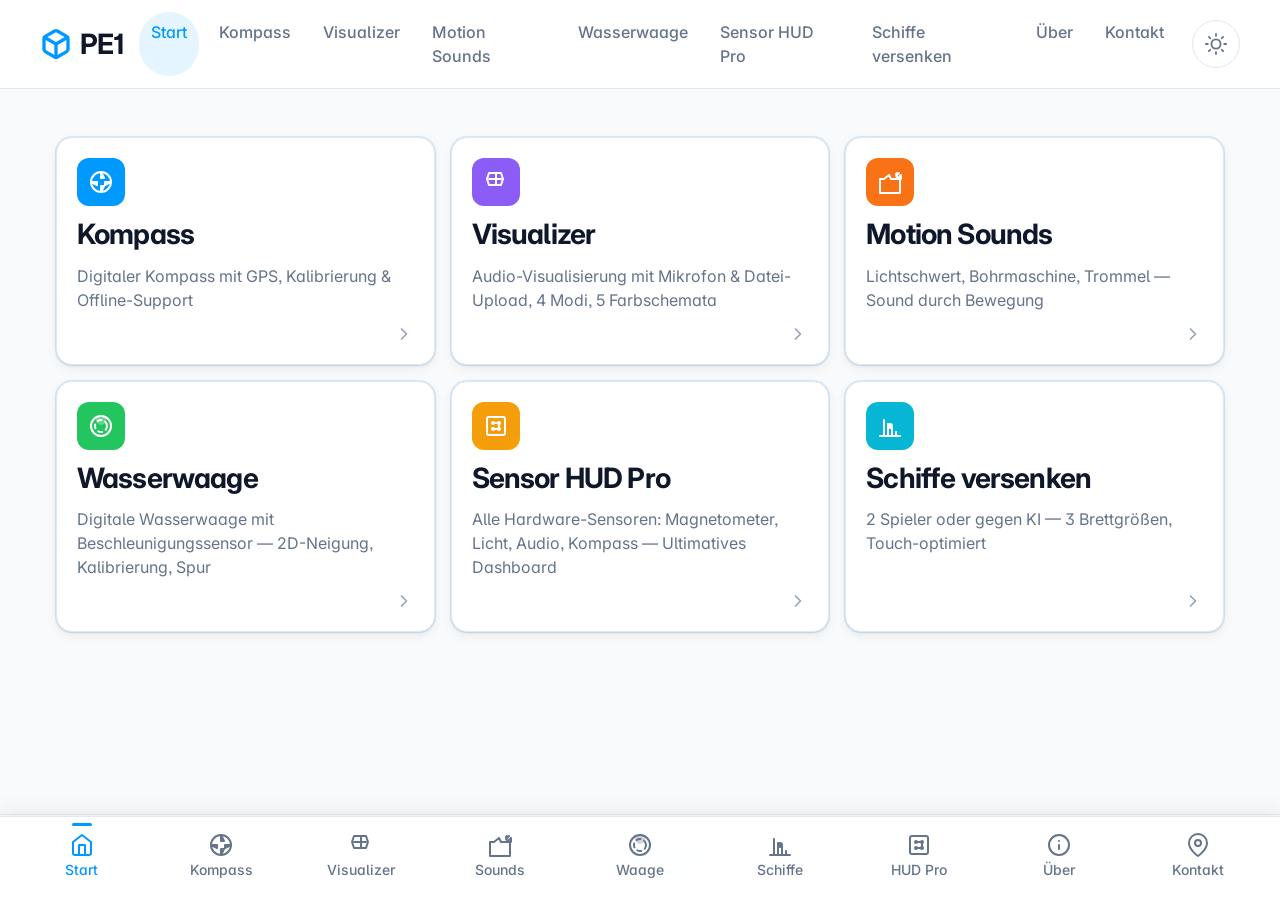
<file: index.html>
<!DOCTYPE html>
<html lang="de">
<head>
  <meta charset="UTF-8">
  <meta name="viewport" content="width=device-width, initial-scale=1.0, viewport-fit=cover">
  <meta name="theme-color" content="#0099ff">
  <meta name="description" content="PE1 - Progressive Web App für junge Entwickler">
  <title>PE1</title>
  <link rel="manifest" href="manifest.json">
  <link rel="apple-touch-icon" href="icons/icon-192.png">
  <link rel="icon" type="image/png" sizes="192x192" href="icons/icon-192.png">
  <link rel="icon" type="image/png" sizes="512x512" href="icons/icon-512.png">
  <meta name="apple-mobile-web-app-capable" content="yes">
  <meta name="apple-mobile-web-app-status-bar-style" content="default">
  <meta name="apple-mobile-web-app-title" content="PE1">
  <link rel="preconnect" href="https://fonts.googleapis.com">
  <link rel="preconnect" href="https://fonts.gstatic.com" crossorigin>
  <link href="https://fonts.googleapis.com/css2?family=Inter:wght@300;400;500;600;700&family=Azeret+Mono:wght@400;500&display=swap" rel="stylesheet">
  <link rel="stylesheet" href="styles.css">
</head>
<body>
  <!-- Top Nav (Desktop) -->
  <header class="nav-top">
    <div class="nav-top-inner">
      <a href="index.html" class="nav-brand" aria-label="PE1 Startseite">
        <svg viewBox="0 0 24 24" fill="none" stroke="currentColor" stroke-width="2.5" stroke-linecap="round" stroke-linejoin="round" aria-hidden="true">
          <path d="M21 16V8a2 2 0 0 0-1-1.73l-7-4a2 2 0 0 0-2 0l-7 4A2 2 0 0 0 3 8v8a2 2 0 0 0 1 1.73l7 4a2 2 0 0 0 2 0l7-4A2 2 0 0 0 21 16z"/>
          <polyline points="3.27 6.96 12 12.01 20.73 6.96"/>
          <line x1="12" y1="22.08" x2="12" y2="12"/>
        </svg>
        PE1
      </a>
      <nav class="nav-links" aria-label="Hauptnavigation">
        <a href="index.html" class="nav-link active" aria-current="page">Start</a>
        <a href="compass.html" class="nav-link">Kompass</a>
        <a href="visualizer.html" class="nav-link">Visualizer</a>
        <a href="motion-sounds.html" class="nav-link">Motion Sounds</a>
        <a href="wasserwaage.html" class="nav-link">Wasserwaage</a>
        <a href="sensors.html" class="nav-link">Sensor HUD Pro</a>
        <a href="schiffeversenken.html" class="nav-link">Schiffe versenken</a>
        <a href="about.html" class="nav-link">Über</a>
        <a href="contact.html" class="nav-link">Kontakt</a>
      </nav>
      <button class="theme-toggle" id="themeToggle" aria-label="Design-Modus wechseln" title="Theme wechseln">
        <svg class="moon" viewBox="0 0 24 24" fill="none" stroke="currentColor" stroke-width="2" stroke-linecap="round" stroke-linejoin="round" aria-hidden="true">
          <path d="M21 12.79A9 9 0 1 1 11.21 3 7 7 0 0 0 21 12.79z"/>
        </svg>
        <svg class="sun" viewBox="0 0 24 24" fill="none" stroke="currentColor" stroke-width="2" stroke-linecap="round" stroke-linejoin="round" aria-hidden="true">
          <circle cx="12" cy="12" r="5"/>
          <line x1="12" y1="1" x2="12" y2="3"/>
          <line x1="12" y1="21" x2="12" y2="23"/>
          <line x1="4.22" y1="4.22" x2="5.64" y2="5.64"/>
          <line x1="18.36" y1="18.36" x2="19.78" y2="19.78"/>
          <line x1="1" y1="12" x2="3" y2="12"/>
          <line x1="21" y1="12" x2="23" y2="12"/>
          <line x1="4.22" y1="19.78" x2="5.64" y2="18.36"/>
          <line x1="18.36" y1="5.64" x2="19.78" y2="4.22"/>
        </svg>
      </button>
    </div>
  </header>

  <!-- Main Content -->
  <main>
    <div class="container">
      <!-- Single Feature Card: Kompass -->
      <section class="section" aria-labelledby="features-title">
        <h2 id="features-title" class="sr-only">Features</h2>
        <div class="features">
          <a href="compass.html" class="feature-card card card-ring slide-up stagger-1" role="listitem">
            <div class="feature-icon feature-icon--blue" aria-hidden="true">
              <svg viewBox="0 0 24 24" fill="none" stroke="currentColor" stroke-width="2" stroke-linecap="round" stroke-linejoin="round">
                <circle cx="12" cy="12" r="10"/>
                <polygon points="12 2 15 8 12 8"/>
                <polygon points="12 22 15 16 12 16"/>
                <polygon points="2 12 8 15 8 12"/>
                <polygon points="22 12 16 15 16 12"/>
              </svg>
            </div>
            <h3 class="feature-title">Kompass</h3>
            <p class="feature-desc">Digitaler Kompass mit GPS, Kalibrierung & Offline-Support</p>
            <svg class="feature-arrow" width="20" height="20" viewBox="0 0 24 24" fill="none" stroke="currentColor" stroke-width="2" stroke-linecap="round" stroke-linejoin="round" aria-hidden="true"><path d="M9 18l6-6-6-6"/></svg>
          </a>
          <a href="visualizer.html" class="feature-card card card-ring slide-up stagger-2" role="listitem">
            <div class="feature-icon feature-icon--purple" aria-hidden="true">
              <svg viewBox="0 0 24 24" fill="none" stroke="currentColor" stroke-width="2" stroke-linecap="round" stroke-linejoin="round">
                <polygon points="17 3 5 3 3 9 5 15 17 15 19 9"/>
                <line x1="12" y1="3" x2="12" y2="15"/>
                <line x1="5" y1="9" x2="17" y2="9"/>
              </svg>
            </div>
            <h3 class="feature-title">Visualizer</h3>
            <p class="feature-desc">Audio-Visualisierung mit Mikrofon & Datei-Upload, 4 Modi, 5 Farbschemata</p>
            <svg class="feature-arrow" width="20" height="20" viewBox="0 0 24 24" fill="none" stroke="currentColor" stroke-width="2" stroke-linecap="round" stroke-linejoin="round" aria-hidden="true"><path d="M9 18l6-6-6-6"/></svg>
          </a>
          <a href="motion-sounds.html" class="feature-card card card-ring slide-up stagger-3" role="listitem">
            <div class="feature-icon feature-icon--orange" aria-hidden="true">
              <svg viewBox="0 0 24 24" fill="none" stroke="currentColor" stroke-width="2" stroke-linecap="round" stroke-linejoin="round">
                <path d="M11 5L6 9H2v14h20V9H13L11 5z"/>
                <path d="M19 3l-1 1"/>
                <path d="M21 3l-3 3 3 3"/>
                <path d="M23 9V5l-2 2"/>
              </svg>
            </div>
            <h3 class="feature-title">Motion Sounds</h3>
            <p class="feature-desc">Lichtschwert, Bohrmaschine, Trommel — Sound durch Bewegung</p>
            <svg class="feature-arrow" width="20" height="20" viewBox="0 0 24 24" fill="none" stroke="currentColor" stroke-width="2" stroke-linecap="round" stroke-linejoin="round" aria-hidden="true"><path d="M9 18l6-6-6-6"/></svg>
          </a>
          <a href="wasserwaage.html" class="feature-card card card-ring slide-up stagger-4" role="listitem">
            <div class="feature-icon feature-icon--green" aria-hidden="true">
              <svg viewBox="0 0 24 24" fill="none" stroke="currentColor" stroke-width="2" stroke-linecap="round" stroke-linejoin="round">
                <circle cx="12" cy="12" r="10"/>
                <circle cx="12" cy="12" r="6" stroke-dasharray="4 4"/>
                <circle cx="12" cy="6" r="4" fill="currentColor" opacity="0.3"/>
              </svg>
            </div>
            <h3 class="feature-title">Wasserwaage</h3>
            <p class="feature-desc">Digitale Wasserwaage mit Beschleunigungssensor — 2D-Neigung, Kalibrierung, Spur</p>
            <svg class="feature-arrow" width="20" height="20" viewBox="0 0 24 24" fill="none" stroke="currentColor" stroke-width="2" stroke-linecap="round" stroke-linejoin="round" aria-hidden="true"><path d="M9 18l6-6-6-6"/></svg>
          </a>
          <a href="sensors.html" class="feature-card card card-ring slide-up stagger-5" role="listitem">
            <div class="feature-icon feature-icon--amber" aria-hidden="true">
              <svg viewBox="0 0 24 24" fill="none" stroke="currentColor" stroke-width="2" stroke-linecap="round" stroke-linejoin="round">
                <rect x="3" y="3" width="18" height="18" rx="2"/>
                <path d="M9 9h6v6M15 9v6M9 15h6"/>
                <circle cx="9" cy="9" r="1" fill="currentColor"/>
                <circle cx="15" cy="9" r="1" fill="currentColor"/>
                <circle cx="9" cy="15" r="1" fill="currentColor"/>
                <circle cx="15" cy="15" r="1" fill="currentColor"/>
              </svg>
            </div>
            <h3 class="feature-title">Sensor HUD Pro</h3>
            <p class="feature-desc">Alle Hardware-Sensoren: Magnetometer, Licht, Audio, Kompass — Ultimatives Dashboard</p>
            <svg class="feature-arrow" width="20" height="20" viewBox="0 0 24 24" fill="none" stroke="currentColor" stroke-width="2" stroke-linecap="round" stroke-linejoin="round" aria-hidden="true"><path d="M9 18l6-6-6-6"/></svg>
          </a>
          <a href="schiffeversenken.html" class="feature-card card card-ring slide-up stagger-6" role="listitem">
            <div class="feature-icon feature-icon--cyan" aria-hidden="true">
              <svg viewBox="0 0 24 24" fill="none" stroke="currentColor" stroke-width="2" stroke-linecap="round" stroke-linejoin="round">
                <path d="M2 22h20"/>
                <path d="M6 22v-16"/>
                <path d="M10 22v-12"/>
                <path d="M14 22v-8"/>
                <path d="M18 22v-4"/>
                <circle cx="12" cy="12" r="2" fill="currentColor"/>
              </svg>
            </div>
            <h3 class="feature-title">Schiffe versenken</h3>
            <p class="feature-desc">2 Spieler oder gegen KI — 3 Brettgrößen, Touch-optimiert</p>
            <svg class="feature-arrow" width="20" height="20" viewBox="0 0 24 24" fill="none" stroke="currentColor" stroke-width="2" stroke-linecap="round" stroke-linejoin="round" aria-hidden="true"><path d="M9 18l6-6-6-6"/></svg>
          </a>
        </div>
      </section>
    </div>
  </main>

  <!-- Bottom Nav (Mobile/Tablet) -->
  <nav class="nav-bottom" aria-label="Hauptnavigation">
    <a href="index.html" class="nav-item active" aria-current="page">
      <svg viewBox="0 0 24 24" fill="none" stroke="currentColor" stroke-width="2" stroke-linecap="round" stroke-linejoin="round" aria-hidden="true">
        <path d="M3 9l9-7 9 7v11a2 2 0 0 1-2 2H5a2 2 0 0 1-2-2z"/>
        <polyline points="9 22 9 12 15 12 15 22"/>
      </svg>
      <span>Start</span>
    </a>
    <a href="compass.html" class="nav-item">
      <svg viewBox="0 0 24 24" fill="none" stroke="currentColor" stroke-width="2" stroke-linecap="round" stroke-linejoin="round" aria-hidden="true">
        <circle cx="12" cy="12" r="10"/>
        <polygon points="12 2 15 8 12 8"/>
        <polygon points="12 22 15 16 12 16"/>
        <polygon points="2 12 8 15 8 12"/>
        <polygon points="22 12 16 15 16 12"/>
      </svg>
      <span>Kompass</span>
    </a>
    <a href="visualizer.html" class="nav-item">
      <svg viewBox="0 0 24 24" fill="none" stroke="currentColor" stroke-width="2" stroke-linecap="round" stroke-linejoin="round" aria-hidden="true">
        <polygon points="17 3 5 3 3 9 5 15 17 15 19 9"/>
        <line x1="12" y1="3" x2="12" y2="15"/>
        <line x1="5" y1="9" x2="17" y2="9"/>
      </svg>
      <span>Visualizer</span>
    </a>
    <a href="motion-sounds.html" class="nav-item">
      <svg viewBox="0 0 24 24" fill="none" stroke="currentColor" stroke-width="2" stroke-linecap="round" stroke-linejoin="round" aria-hidden="true">
        <path d="M11 5L6 9H2v14h20V9H13L11 5z"/>
        <path d="M19 3l-1 1"/>
        <path d="M21 3l-3 3 3 3"/>
        <path d="M23 9V5l-2 2"/>
      </svg>
      <span>Sounds</span>
    </a>
    <a href="wasserwaage.html" class="nav-item">
      <svg viewBox="0 0 24 24" fill="none" stroke="currentColor" stroke-width="2" stroke-linecap="round" stroke-linejoin="round" aria-hidden="true">
        <circle cx="12" cy="12" r="10"/>
        <circle cx="12" cy="12" r="6" stroke-dasharray="4 4"/>
        <circle cx="12" cy="6" r="4" fill="currentColor" opacity="0.3"/>
      </svg>
      <span>Waage</span>
    </a>
    <a href="schiffeversenken.html" class="nav-item">
      <svg viewBox="0 0 24 24" fill="none" stroke="currentColor" stroke-width="2" stroke-linecap="round" stroke-linejoin="round" aria-hidden="true">
        <path d="M2 22h20"/>
        <path d="M6 22v-16"/>
        <path d="M10 22v-12"/>
        <path d="M14 22v-8"/>
        <path d="M18 22v-4"/>
        <circle cx="12" cy="12" r="2" fill="currentColor"/>
      </svg>
      <span>Schiffe</span>
    </a>
    <a href="sensors.html" class="nav-item">
      <svg viewBox="0 0 24 24" fill="none" stroke="currentColor" stroke-width="2" stroke-linecap="round" stroke-linejoin="round" aria-hidden="true">
        <rect x="3" y="3" width="18" height="18" rx="2"/>
        <path d="M9 9h6v6M15 9v6M9 15h6"/>
        <circle cx="9" cy="9" r="1" fill="currentColor"/>
        <circle cx="15" cy="9" r="1" fill="currentColor"/>
        <circle cx="9" cy="15" r="1" fill="currentColor"/>
        <circle cx="15" cy="15" r="1" fill="currentColor"/>
      </svg>
      <span>HUD Pro</span>
    </a>
    <a href="about.html" class="nav-item">
      <svg viewBox="0 0 24 24" fill="none" stroke="currentColor" stroke-width="2" stroke-linecap="round" stroke-linejoin="round" aria-hidden="true">
        <circle cx="12" cy="12" r="10"/>
        <path d="M12 16v-4"/>
        <path d="M12 8h.01"/>
      </svg>
      <span>Über</span>
    </a>
    <a href="contact.html" class="nav-item">
      <svg viewBox="0 0 24 24" fill="none" stroke="currentColor" stroke-width="2" stroke-linecap="round" stroke-linejoin="round" aria-hidden="true">
        <path d="M21 10c0 7-9 13-9 13s-9-6-9-13a9 9 0 0 1 18 0z"/>
        <circle cx="12" cy="10" r="3"/>
      </svg>
      <span>Kontakt</span>
    </a>
  </nav>

  <footer>
    <p>&copy; 2026 PE1. <a href="https://github.com/BavarianOne/PE1" style="color: var(--color-accent); text-decoration: none;">GitHub</a></p>
  </footer>

  <script src="app.js"></script>
  <script>
    // Service Worker Registration
    if ('serviceWorker' in navigator) {
      window.addEventListener('load', () => {
        navigator.serviceWorker.register('sw.js', { scope: './' })
          .then(reg => console.log('SW registered:', reg.scope))
          .catch(err => console.error('SW registration failed:', err));
      });
    }
  </script>
</body>
</html>
</file>
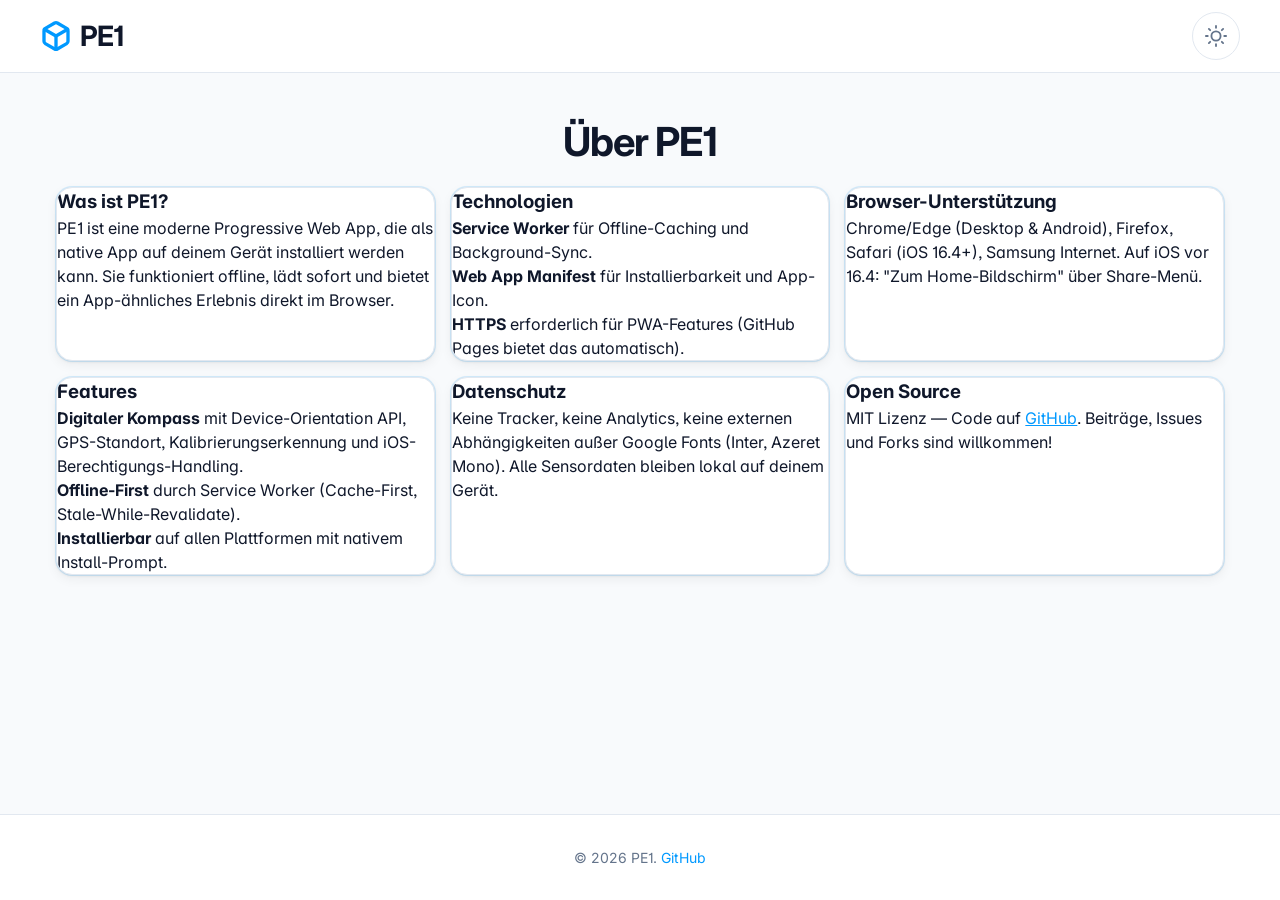
<file: about.html>
<!DOCTYPE html>
<html lang="de">
<head>
  <meta charset="UTF-8">
  <meta name="viewport" content="width=device-width, initial-scale=1.0, viewport-fit=cover">
  <meta name="theme-color" content="#0099ff">
  <meta name="description" content="Über PE1 - Progressive Web App">
  <title>Über | PE1</title>
  <link rel="manifest" href="manifest.json">
  <link rel="apple-touch-icon" href="icons/icon-192.png">
  <link rel="icon" type="image/png" sizes="192x192" href="icons/icon-192.png">
  <link rel="icon" type="image/png" sizes="512x512" href="icons/icon-512.png">
  <link rel="stylesheet" href="styles.css">
  <meta name="apple-mobile-web-app-capable" content="yes">
  <meta name="apple-mobile-web-app-status-bar-style" content="default">
  <meta name="apple-mobile-web-app-title" content="PE1">
  <link rel="preconnect" href="https://fonts.googleapis.com">
  <link rel="preconnect" href="https://fonts.gstatic.com" crossorigin>
  <link href="https://fonts.googleapis.com/css2?family=Inter:wght@300;400;500;600;700&family=Azeret+Mono:wght@400;500&display=swap" rel="stylesheet">
</head>
<body>
  <!-- Top Nav (Desktop) -->
  <header class="nav-top">
    <div class="nav-top-inner">
      <a href="index.html" class="nav-brand" aria-label="PE1 Startseite">
        <svg viewBox="0 0 24 24" fill="none" stroke="currentColor" stroke-width="2.5" stroke-linecap="round" stroke-linejoin="round" aria-hidden="true">
          <path d="M21 16V8a2 2 0 0 0-1-1.73l-7-4a2 2 0 0 0-2 0l-7 4A2 2 0 0 0 3 8v8a2 2 0 0 0 1 1.73l7 4a2 2 0 0 0 2 0l7-4A2 2 0 0 0 21 16z"/>
          <polyline points="3.27 6.96 12 12.01 20.73 6.96"/>
          <line x1="12" y1="22.08" x2="12" y2="12"/>
        </svg>
        PE1
      </a>
      <button class="theme-toggle" id="themeToggle" aria-label="Design-Modus wechseln" title="Theme wechseln">
        <svg class="moon" viewBox="0 0 24 24" fill="none" stroke="currentColor" stroke-width="2" stroke-linecap="round" stroke-linejoin="round" aria-hidden="true">
          <path d="M21 12.79A9 9 0 1 1 11.21 3 7 7 0 0 0 21 12.79z"/>
        </svg>
        <svg class="sun" viewBox="0 0 24 24" fill="none" stroke="currentColor" stroke-width="2" stroke-linecap="round" stroke-linejoin="round" aria-hidden="true">
          <circle cx="12" cy="12" r="5"/>
          <line x1="12" y1="1" x2="12" y2="3"/>
          <line x1="12" y1="21" x2="12" y2="23"/>
          <line x1="4.22" y1="4.22" x2="5.64" y2="5.64"/>
          <line x1="18.36" y1="18.36" x2="19.78" y2="19.78"/>
          <line x1="1" y1="12" x2="3" y2="12"/>
          <line x1="21" y1="12" x2="23" y2="12"/>
          <line x1="4.22" y1="19.78" x2="5.64" y2="18.36"/>
          <line x1="18.36" y1="5.64" x2="19.78" y2="4.22"/>
        </svg>
      </button>
    </div>
  </header>

  <!-- Main Content -->
  <main>
    <div class="container">
      <section class="section" aria-labelledby="about-title">
        <h2 id="about-title" class="hero-title" style="font-size: var(--text-h2); text-align: center; margin-bottom: var(--space-6);">Über PE1</h2>
        <div class="features" role="list">
          <article class="card card-ring slide-up stagger-1" role="listitem">
            <h3>Was ist PE1?</h3>
            <p>PE1 ist eine moderne Progressive Web App, die als native App auf deinem Gerät installiert werden kann. Sie funktioniert offline, lädt sofort und bietet ein App-ähnliches Erlebnis direkt im Browser.</p>
          </article>
          <article class="card card-ring slide-up stagger-2" role="listitem">
            <h3>Technologien</h3>
            <p><strong>Service Worker</strong> für Offline-Caching und Background-Sync.<br>
            <strong>Web App Manifest</strong> für Installierbarkeit und App-Icon.<br>
            <strong>HTTPS</strong> erforderlich für PWA-Features (GitHub Pages bietet das automatisch).</p>
          </article>
          <article class="card card-ring slide-up stagger-3" role="listitem">
            <h3>Browser-Unterstützung</h3>
            <p>Chrome/Edge (Desktop & Android), Firefox, Safari (iOS 16.4+), Samsung Internet. Auf iOS vor 16.4: "Zum Home-Bildschirm" über Share-Menü.</p>
          </article>
          <article class="card card-ring slide-up stagger-1" role="listitem">
            <h3>Features</h3>
            <p><strong>Digitaler Kompass</strong> mit Device-Orientation API, GPS-Standort, Kalibrierungserkennung und iOS-Berechtigungs-Handling.<br>
            <strong>Offline-First</strong> durch Service Worker (Cache-First, Stale-While-Revalidate).<br>
            <strong>Installierbar</strong> auf allen Plattformen mit nativem Install-Prompt.</p>
          </article>
          <article class="card card-ring slide-up stagger-2" role="listitem">
            <h3>Datenschutz</h3>
            <p>Keine Tracker, keine Analytics, keine externen Abhängigkeiten außer Google Fonts (Inter, Azeret Mono). Alle Sensordaten bleiben lokal auf deinem Gerät.</p>
          </article>
          <article class="card card-ring slide-up stagger-3" role="listitem">
            <h3>Open Source</h3>
            <p>MIT Lizenz — Code auf <a href="https://github.com/BavarianOne/PE1" target="_blank" rel="noopener" style="color: var(--color-accent);">GitHub</a>. Beiträge, Issues und Forks sind willkommen!</p>
          </article>
        </div>
      </section>
    </div>
  </main>

  <footer>
    <p>&copy; 2026 PE1. <a href="https://github.com/BavarianOne/PE1" style="color: var(--color-accent); text-decoration: none;">GitHub</a></p>
  </footer>

  <script src="app.js"></script>
  <script>
    // Service Worker Registration
    if ('serviceWorker' in navigator) {
      window.addEventListener('load', () => {
        navigator.serviceWorker.register('sw.js', { scope: './' })
          .then(reg => console.log('SW registered:', reg.scope))
          .catch(err => console.error('SW registration failed:', err));
      });
    }
  </script>
</body>
</html>
</file>
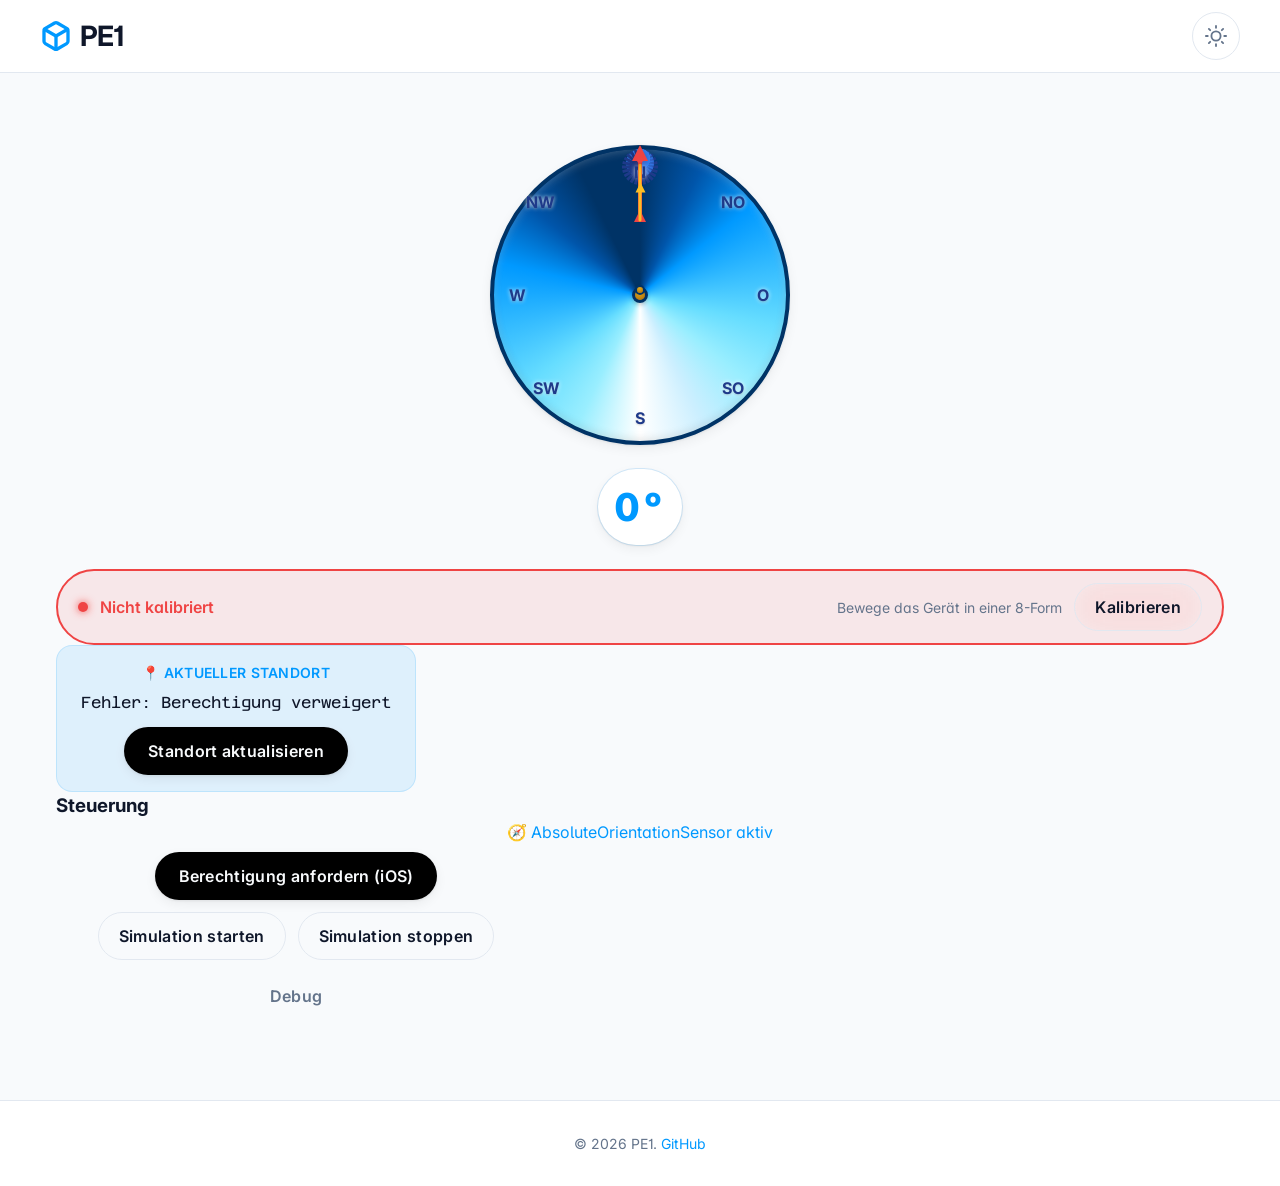
<file: compass.html>
<!DOCTYPE html>
<html lang="de">
<head>
  <meta charset="UTF-8">
  <meta name="viewport" content="width=device-width, initial-scale=1.0, viewport-fit=cover">
  <meta name="theme-color" content="#0099ff">
  <meta name="description" content="Kompass - PE1 Progressive Web App">
  <title>Kompass | PE1</title>
  <link rel="manifest" href="manifest.json">
  <link rel="apple-touch-icon" href="icons/icon-192.png">
  <link rel="icon" type="image/png" sizes="192x192" href="icons/icon-192.png">
  <link rel="icon" type="image/png" sizes="512x512" href="icons/icon-512.png">
  <link rel="stylesheet" href="styles.css">
  <meta name="apple-mobile-web-app-capable" content="yes">
  <meta name="apple-mobile-web-app-status-bar-style" content="default">
  <meta name="apple-mobile-web-app-title" content="PE1">
  <link rel="preconnect" href="https://fonts.googleapis.com">
  <link rel="preconnect" href="https://fonts.gstatic.com" crossorigin>
  <link href="https://fonts.googleapis.com/css2?family=Inter:wght@300;400;500;600;700&family=Azeret+Mono:wght@400;500&display=swap" rel="stylesheet">
</head>
<body>
  <!-- Top Nav (Desktop) -->
  <header class="nav-top">
    <div class="nav-top-inner">
      <a href="index.html" class="nav-brand" aria-label="PE1 Startseite">
        <svg viewBox="0 0 24 24" fill="none" stroke="currentColor" stroke-width="2.5" stroke-linecap="round" stroke-linejoin="round" aria-hidden="true">
          <path d="M21 16V8a2 2 0 0 0-1-1.73l-7-4a2 2 0 0 0-2 0l-7 4A2 2 0 0 0 3 8v8a2 2 0 0 0 1 1.73l7 4a2 2 0 0 0 2 0l7-4A2 2 0 0 0 21 16z"/>
          <polyline points="3.27 6.96 12 12.01 20.73 6.96"/>
          <line x1="12" y1="22.08" x2="12" y2="12"/>
        </svg>
        PE1
      </a>
      <button class="theme-toggle" id="themeToggle" aria-label="Design-Modus wechseln" title="Theme wechseln">
        <svg class="moon" viewBox="0 0 24 24" fill="none" stroke="currentColor" stroke-width="2" stroke-linecap="round" stroke-linejoin="round" aria-hidden="true">
          <path d="M21 12.79A9 9 0 1 1 11.21 3 7 7 0 0 0 21 12.79z"/>
        </svg>
        <svg class="sun" viewBox="0 0 24 24" fill="none" stroke="currentColor" stroke-width="2" stroke-linecap="round" stroke-linejoin="round" aria-hidden="true">
          <circle cx="12" cy="12" r="5"/>
          <line x1="12" y1="1" x2="12" y2="3"/>
          <line x1="12" y1="21" x2="12" y2="23"/>
          <line x1="4.22" y1="4.22" x2="5.64" y2="5.64"/>
          <line x1="18.36" y1="18.36" x2="19.78" y2="19.78"/>
          <line x1="1" y1="12" x2="3" y2="12"/>
          <line x1="21" y1="12" x2="23" y2="12"/>
          <line x1="4.22" y1="19.78" x2="5.64" y2="18.36"/>
          <line x1="18.36" y1="5.64" x2="19.78" y2="4.22"/>
        </svg>
      </button>
    </div>
  </header>

  <!-- Main Content -->
  <main>
    <div class="container">
      <section class="section" aria-labelledby="compass-features-title">
        <h2 id="compass-features-title" class="sr-only">Kompass-Features</h2>

        <article class="compass-wrapper fade-in">
          <div class="compass" id="compass">
            <!-- FIXED: Lubber Line (Peilinie) at top -->
            <div class="lubber-line" aria-hidden="true">
              <div class="lubber-triangle"></div>
              <div class="lubber-dot"></div>
            </div>
            
            <!-- ROTATING: Compass Rose (face + markings + labels + center) -->
            <div class="compass-rose" id="compassRose">
              <div class="compass-face">
                <div class="compass-markings" id="markings"></div>
                <div class="compass-labels">
                  <span class="compass-label n">N</span>
                  <span class="compass-label ne">NO</span>
                  <span class="compass-label e">O</span>
                  <span class="compass-label se">SO</span>
                  <span class="compass-label s">S</span>
                  <span class="compass-label sw">SW</span>
                  <span class="compass-label w">W</span>
                  <span class="compass-label nw">NW</span>
                </div>
                <div class="compass-center"></div>
              </div>
              
              <!-- FIXED NORTH NEEDLE (points to lubber line) -->
              <div class="north-needle" aria-hidden="true">
                <div class="needle-red"></div>
                <div class="needle-white"></div>
                <div class="needle-pivot"></div>
              </div>
            </div>
          </div>
          
          <div class="compass-degrees" id="degrees">0°</div>
        </article>

        <div class="calibration-status uncalibrated slide-up stagger-1" id="calibrationStatus">
          <div class="cal-indicator"></div>
          <span class="cal-text" id="calibrationText">Nicht kalibriert</span>
          <span class="cal-detail" id="calibrationDetail">Bewege das Gerät in einer 8-Form</span>
          <button class="btn btn-frosted haptic-tap" id="calibrateBtn">Kalibrieren</button>
        </div>

        <div class="location-card slide-up stagger-2" id="locationDisplay">
          <div class="location-label">📍 Aktueller Standort</div>
          <div class="location-coords" id="locationCoords">Warte auf GPS...</div>
          <div class="location-accuracy" id="locationAccuracy"></div>
          <button class="btn btn-primary touch-target haptic-tap" id="locationBtn" onclick="getLocation()">Standort aktualisieren</button>
        </div>

        <div class="compass-info slide-up stagger-3">
          <h3>Steuerung</h3>
          <div class="status-text" id="status"></div>
        </div>

        <div class="controls slide-up stagger-3">
          <button id="requestPermissionBtn" class="btn btn-primary touch-target haptic-tap">Berechtigung anfordern (iOS)</button>
          <button id="simulateBtn" class="btn btn-frosted touch-target haptic-tap">Simulation starten</button>
          <button id="stopSimulationBtn" class="btn btn-frosted touch-target haptic-tap" hidden>Simulation stoppen</button>
          <button id="debugToggleBtn" class="btn btn-ghost touch-target haptic-tap">Debug</button>
        </div>

        <div class="debug-panel" id="debugPanel" hidden>
          <div class="slider-row">
            <label for="smoothingSlider">Glättung:</label>
            <input type="range" id="smoothingSlider" min="0.02" max="0.5" step="0.01" value="0.15">
            <output id="smoothingValue">0.15</output>
          </div>
          <div id="debugContent"></div>
        </div>
      </section>
    </div>
  </main>

  <!-- Calibration Modal -->
  <div class="cal-modal" id="calibrationGuide" role="dialog" aria-labelledby="cal-modal-title" aria-modal="true">
    <div class="cal-modal-content">
      <h3 id="cal-modal-title">🧭 Kompass kalibrieren</h3>
      <div class="figure8">
        <svg viewBox="0 0 120 120">
          <path d="M60,10 C60,10 30,30 30,60 C30,90 60,110 60,110 C60,110 90,90 90,60 C90,30 60,10 60,10 M60,10 C60,10 90,30 90,60 C90,90 60,110 60,110 C60,110 30,90 30,60 C30,30 60,10 60,10"/>
        </svg>
      </div>
      <p>Halte das Handy flach und bewege es in einer liegenden <strong>8-Form</strong> (∞). Wiederhole die Bewegung 3-5 mal, bis der Status auf "Kalibriert" wechselt.</p>
      <p><small>Auf iOS: Bewegung in Safari-Einstellungen erlauben (Einstellungen → Safari → Bewegung & Ausrichtung)</small></p>
      <button class="btn btn-accent touch-target-lg haptic-tap" id="startCalibrationBtn">Verstanden, los geht's</button>
    </div>
  </div>

  <footer>
    <p>&copy; 2026 PE1. <a href="https://github.com/BavarianOne/PE1" style="color: var(--color-accent); text-decoration: none;">GitHub</a></p>
  </footer>

  <script src="app.js"></script>
  <script>
    const compass = document.getElementById('compass');
    const compassRose = document.getElementById('compassRose');
    const degreesEl = document.getElementById('degrees');
    const requestPermissionBtn = document.getElementById('requestPermissionBtn');
    const simulateBtn = document.getElementById('simulateBtn');
    const stopSimulationBtn = document.getElementById('stopSimulationBtn');
    const statusEl = document.getElementById('status');
    const debugToggleBtn = document.getElementById('debugToggleBtn');
    const debugPanel = document.getElementById('debugPanel');
    const debugContent = document.getElementById('debugContent');
    const locationCoords = document.getElementById('locationCoords');
    const locationAccuracy = document.getElementById('locationAccuracy');
    const locationBtn = document.getElementById('locationBtn');
    const calibrationStatus = document.getElementById('calibrationStatus');
    const calibrationText = document.getElementById('calibrationText');
    const calibrationDetail = document.getElementById('calibrationDetail');
    const calibrateBtn = document.getElementById('calibrateBtn');
    const calibrationGuide = document.getElementById('calibrationGuide');
    const startCalibrationBtn = document.getElementById('startCalibrationBtn');

    console.log('DEBUG ELEMENTS:', { debugToggleBtn, debugPanel, debugContent });

    let simulateInterval = null;
    let currentHeading = 0;
    let usingAbsolute = false;
    let debugLog = [];
    let debugExpanded = false;
    let watchId = null;
    
    // Smoothing for compass rose
    let smoothedHeading = 0;
    let smoothingFactor = 0.15; // 0.05 = very smooth, 0.3 = responsive
    let lastHeading = null;
    
    // Cumulative rotation angle (unwrapped) - continuously accumulates to avoid 0/360 wrap jumps
    let cumulativeRotation = 0;
    
    // Calibration state
    let calibrationState = 'uncalibrated'; // 'uncalibrated', 'calibrating', 'calibrated'
    let headingHistory = [];
    let calibrationStartTime = 0;
    let lastAccuracyCheck = 0;

    function logDebug(source, data) {
      const entry = { time: new Date().toLocaleTimeString(), source, data };
      debugLog.push(entry);
      if (debugLog.length > 100) debugLog.shift();
      renderDebug();
      console.log('DEBUG LOG:', source, data);
    }

    function renderDebug() {
      if (!debugContent) {
        console.error('debugContent element not found!');
        return;
      }
      debugContent.innerHTML = debugLog.map(e =>
        `<div class="debug-entry"><span class="debug-time">[${e.time}]</span> <span class="debug-source">${e.source}</span> ${JSON.stringify(e.data)}</div>`
      ).join('');
      debugContent.scrollTop = debugContent.scrollHeight;
    }

    debugToggleBtn.addEventListener('click', () => {
      debugExpanded = !debugExpanded;
      debugPanel.hidden = !debugExpanded;
      debugToggleBtn.textContent = debugExpanded ? 'Debug ▲' : 'Debug';
    });

    // Smoothing slider
    const smoothingSlider = document.getElementById('smoothingSlider');
    const smoothingValue = document.getElementById('smoothingValue');
    if (smoothingSlider && smoothingValue) {
      smoothingSlider.addEventListener('input', (e) => {
        smoothingFactor = parseFloat(e.target.value);
        smoothingValue.textContent = smoothingFactor.toFixed(2);
      });
    }

    function updateCompass(heading) {
      currentHeading = heading;
      const h = ((heading % 360) + 360) % 360;
      
      // Smooth the heading (exponential moving average with wrap-around handling)
      if (lastHeading === null) {
        smoothedHeading = h;
        // Initialize cumulative rotation to match the initial heading
        cumulativeRotation = h;
      } else {
        // Calculate shortest angular difference between new heading and previous smoothed heading
        // This handles the 0/360 wrap correctly by finding the shortest path
        let diff = h - smoothedHeading;
        diff = ((diff + 180) % 360 + 360) % 360 - 180; // Normalize to [-180, 180]
        
        // Apply smoothing to the difference
        smoothedHeading += diff * smoothingFactor;
        smoothedHeading = ((smoothedHeading % 360) + 360) % 360;
        
        // Add the smoothed difference to cumulative rotation (unwrapped)
        // This ensures continuous rotation without 0/360 jumps
        cumulativeRotation += diff * smoothingFactor;
      }
      lastHeading = h;
      
      // Rotate the ENTIRE compass rose using cumulative rotation (negative because rose rotates opposite to heading)
      // cumulativeRotation continuously accumulates, so no 0/360 snap
      compassRose.style.transform = `rotate(${-cumulativeRotation}deg)`;
      degreesEl.textContent = `${Math.round(smoothedHeading)}°`;
      
      // Track heading for calibration detection (use raw heading for variance calc)
      trackCalibration(heading);
    }

    function setStatus(msg, isError = false) {
      if (statusEl) {
        statusEl.textContent = msg;
        statusEl.style.color = isError ? 'var(--color-error)' : 'var(--color-accent)';
      }
    }

    // Calibration tracking
    function trackCalibration(heading) {
      const now = Date.now();
      headingHistory.push({ heading, time: now });
      
      // Keep last 10 seconds of data
      headingHistory = headingHistory.filter(h => now - h.time < 10000);
      
      // Check iOS webkitCompassAccuracy if available
      // This is checked in the event handlers
      
      // On Android/Generic Sensor: detect calibration by variance reduction
      if (headingHistory.length > 20 && calibrationState !== 'calibrated') {
        const recent = headingHistory.slice(-20);
        const headings = recent.map(h => h.heading);
        const mean = headings.reduce((a, b) => a + b, 0) / headings.length;
        const variance = headings.reduce((sum, h) => sum + Math.pow(h - mean, 2), 0) / headings.length;
        
        // Low variance = stable reading = likely calibrated
        if (variance < 5 && calibrationState === 'uncalibrated') {
          setCalibrationState('calibrated');
        }
      }
      
      // Update calibration detail text
      if (calibrationState === 'calibrating') {
        const elapsed = Math.floor((now - calibrationStartTime) / 1000);
        calibrationDetail.textContent = `Bewege in 8-Form... ${elapsed}s`;
      }
    }

    function setCalibrationState(state, detail = '') {
      calibrationState = state;
      calibrationStatus.className = 'calibration-status ' + state;
      
      switch(state) {
        case 'uncalibrated':
          calibrationText.textContent = 'Nicht kalibriert';
          calibrationDetail.textContent = detail || 'Bewege das Gerät in einer 8-Form';
          break;
        case 'calibrating':
          calibrationText.textContent = 'Kalibriere...';
          calibrationDetail.textContent = 'Bewege in 8-Form... 0s';
          calibrationStartTime = Date.now();
          break;
        case 'calibrated':
          calibrationText.textContent = 'Kalibriert ✓';
          calibrationDetail.textContent = detail || 'Hohe Genauigkeit';
          break;
      }
      logDebug('CALIBRATION', { state, detail });
    }

    function createMarkings() {
      const container = document.getElementById('markings');
      for (let i = 0; i < 360; i++) {
        const mark = document.createElement('div');
        mark.className = 'marking ' + (i % 15 === 0 ? 'marking-major' : 'marking-minor');
        mark.style.transform = `translateX(-50%) rotate(${i}deg)`;
        if (i % 15 === 0) {
          mark.style.height = '18px';
          mark.style.width = '3px';
        } else if (i % 5 === 0) {
          mark.style.height = '14px';
          mark.style.width = '2px';
        }
        container.appendChild(mark);
      }
    }
    createMarkings();

    // 1. Try Generic Sensor API (modern, most reliable)
    async function tryGenericSensor() {
      logDebug('tryGenericSensor', { called: true, hasAPI: !!window.AbsoluteOrientationSensor });
      if (!window.AbsoluteOrientationSensor) {
        logDebug('SENSOR', { AbsoluteOrientationSensor: 'not available' });
        return false;
      }
      try {
        const sensor = new AbsoluteOrientationSensor({ frequency: 20, referenceFrame: 'device' });
        sensor.onreading = () => {
          const [x, y, z, w] = [sensor.quaternion[0], sensor.quaternion[1], sensor.quaternion[2], sensor.quaternion[3]];
          const heading = Math.atan2(2 * (w * z + x * y), 1 - 2 * (y * y + z * z)) * 180 / Math.PI;
          logDebug('AbsoluteOrientationSensor', { quaternion: [x,y,z,w].map(v=>v.toFixed(4)), heading: heading.toFixed(1) });
          updateCompass((heading + 360) % 360);
        };
        sensor.onerror = (e) => {
          logDebug('AbsoluteOrientationSensor ERROR', { error: e.error?.name });
          tryDeviceOrientationAbsolute();
        };
        sensor.start();
        logDebug('SENSOR', { started: 'AbsoluteOrientationSensor', referenceFrame: 'device' });
        setStatus('🧭 AbsoluteOrientationSensor aktiv');
        usingAbsolute = true;
        // Generic Sensor API doesn't expose accuracy directly, use variance tracking
        setTimeout(() => setCalibrationState('calibrated', 'Sensor bereit'), 2000);
        return true;
      } catch (e) {
        logDebug('SENSOR', { AbsoluteOrientationSensor: 'constructor failed', error: e.name });
        return false;
      }
    }

    // 2. Try deviceorientationabsolute (Chrome 50+ Android)
    function tryDeviceOrientationAbsolute() {
      if (!window.DeviceOrientationEvent) return false;
      window.addEventListener('deviceorientationabsolute', handleAbsoluteOrientation);
      logDebug('SENSOR', { listening: 'deviceorientationabsolute' });
      setTimeout(() => {
        if (!usingAbsolute) {
          window.removeEventListener('deviceorientationabsolute', handleAbsoluteOrientation);
          logDebug('SENSOR', { fallback: 'deviceorientationabsolute timeout → relative' });
          tryDeviceOrientationRelative();
        }
      }, 2000);
      return true;
    }

    function handleAbsoluteOrientation(event) {
      logDebug('deviceorientationabsolute', { alpha: event.alpha, beta: event.beta, gamma: event.gamma, absolute: event.absolute, webkitCompassHeading: event.webkitCompassHeading, webkitCompassAccuracy: event.webkitCompassAccuracy });
      
      // Check iOS webkitCompassAccuracy
      if (event.webkitCompassAccuracy !== undefined) {
        if (event.webkitCompassAccuracy < 0) {
          setCalibrationState('uncalibrated', 'Genauigkeit: niedrig (8-Form bewegen)');
        } else if (event.webkitCompassAccuracy < 10) {
          setCalibrationState('calibrated', `Genauigkeit: ±${event.webkitCompassAccuracy.toFixed(0)}°`);
        } else {
          setCalibrationState('calibrating', `Genauigkeit: ±${event.webkitCompassAccuracy.toFixed(0)}°`);
        }
      }
      
      if (event.absolute === true && event.alpha !== null) {
        usingAbsolute = true;
        const heading = 360 - event.alpha;
        updateCompass(heading);
        setStatus('🧭 deviceorientationabsolute aktiv (echter Norden)');
      }
    }

    // 3. Fallback: deviceorientation (relative, nicht echter Norden)
    function tryDeviceOrientationRelative() {
      window.addEventListener('deviceorientation', handleRelativeOrientation);
      logDebug('SENSOR', { listening: 'deviceorientation (relative)' });
      setStatus('⚠️ deviceorientation aktiv (relativ, kein echter Norden)', true);
      setCalibrationState('uncalibrated', 'Relative Ausrichtung (kein Magnetometer)');
    }

    function handleRelativeOrientation(event) {
      if (usingAbsolute) return;
      logDebug('deviceorientation', { alpha: event.alpha, beta: event.beta, gamma: event.gamma, absolute: event.absolute, webkitCompassHeading: event.webkitCompassHeading, webkitCompassAccuracy: event.webkitCompassAccuracy });
      
      if (event.webkitCompassAccuracy !== undefined) {
        if (event.webkitCompassAccuracy < 0) {
          setCalibrationState('uncalibrated', 'Nicht kalibriert');
        } else if (event.webkitCompassAccuracy < 10) {
          setCalibrationState('calibrated', `±${event.webkitCompassAccuracy.toFixed(0)}°`);
        } else {
          setCalibrationState('calibrating', `±${event.webkitCompassAccuracy.toFixed(0)}°`);
        }
      }
      
      if (event.alpha !== null) {
        const heading = 360 - event.alpha;
        updateCompass(heading);
      }
    }

    // GPS Location
    function getLocation() {
      if (!navigator.geolocation) {
        locationCoords.textContent = 'Geolocation nicht unterstützt';
        return;
      }
      locationBtn.disabled = true;
      locationBtn.textContent = 'Suche...';
      locationCoords.textContent = 'Ermittle Position...';
      
      navigator.geolocation.getCurrentPosition(
        (pos) => {
          const { latitude, longitude, accuracy } = pos.coords;
          locationCoords.textContent = `${latitude.toFixed(6)}°, ${longitude.toFixed(6)}°`;
          locationAccuracy.textContent = `Genauigkeit: ±${Math.round(accuracy)} m`;
          locationBtn.disabled = false;
          locationBtn.textContent = 'Standort aktualisieren';
          logDebug('GPS', { latitude, longitude, accuracy });
        },
        (err) => {
          let msg = 'Fehler: ';
          if (err.code === 1) msg += 'Berechtigung verweigert';
          else if (err.code === 2) msg += 'Position nicht verfügbar';
          else if (err.code === 3) msg += 'Timeout';
          else msg += err.message;
          locationCoords.textContent = msg;
          locationAccuracy.textContent = '';
          locationBtn.disabled = false;
          locationBtn.textContent = 'Standort aktualisieren';
          logDebug('GPS ERROR', { code: err.code, message: err.message });
        },
        { enableHighAccuracy: true, timeout: 10000, maximumAge: 30000 }
      );
    }

    // Auto-start GPS on load
    getLocation();

    // Calibration UI
    calibrateBtn.addEventListener('click', () => {
      calibrationGuide.classList.add('visible');
    });

    startCalibrationBtn.addEventListener('click', () => {
      calibrationGuide.classList.remove('visible');
      setCalibrationState('calibrating');
    });

    // Close modal on background click
    calibrationGuide.addEventListener('click', (e) => {
      if (e.target === calibrationGuide) {
        calibrationGuide.classList.remove('visible');
      }
    });

    // iOS permission
    async function requestPermission() {
      if (typeof DeviceOrientationEvent.requestPermission === 'function') {
        try {
          const permission = await DeviceOrientationEvent.requestPermission();
          if (permission === 'granted') {
            requestPermissionBtn.hidden = true;
            initSensors();
            alert('Berechtigung erteilt! Der Kompass funktioniert jetzt.');
          } else {
            alert('Berechtigung verweigert. Simulation verfügbar.');
          }
        } catch (err) {
          console.error('Permission error:', err);
          alert('Fehler bei der Berechtigungsanfrage.');
        }
      } else {
        requestPermissionBtn.hidden = true;
        initSensors();
      }
    }

    async function initSensors() {
      logDebug('INIT', { userAgent: navigator.userAgent, hasAbsoluteOrientationSensor: !!window.AbsoluteOrientationSensor, hasDeviceOrientationEvent: !!window.DeviceOrientationEvent, needsPermission: typeof DeviceOrientationEvent.requestPermission === 'function' });
      try {
        const ok = await tryGenericSensor();
        logDebug('INIT', { tryGenericSensorResult: ok });
        if (!ok) {
          tryDeviceOrientationAbsolute();
        }
      } catch (e) {
        logDebug('INIT ERROR', { error: e.message, stack: e.stack });
      }
    }

    function startSimulation() {
      if (simulateInterval) return;
      simulateBtn.hidden = true;
      stopSimulationBtn.hidden = false;
      // Use cumulative angle for simulation to avoid wrap jumps
      let simAngle = cumulativeRotation;
      simulateInterval = setInterval(() => {
        simAngle += 2; // Continuously accumulate
        updateCompass(simAngle);
      }, 50);
      setStatus('🔄 Simulation läuft', true);
      setCalibrationState('calibrated', 'Simulation');
    }

    function stopSimulation() {
      if (simulateInterval) {
        clearInterval(simulateInterval);
        simulateInterval = null;
      }
      simulateBtn.hidden = false;
      stopSimulationBtn.hidden = true;
      setStatus('Simulation gestoppt');
      setCalibrationState('uncalibrated');
    }

    requestPermissionBtn.addEventListener('click', requestPermission);
    simulateBtn.addEventListener('click', startSimulation);
    stopSimulationBtn.addEventListener('click', stopSimulation);

    // Immediate test log
    logDebug('STARTUP', { message: 'Script loaded', timestamp: Date.now() });

    // Auto-init on Android (no permission needed)
    logDebug('AUTO-INIT CHECK', { 
      hasDeviceOrientationEvent: !!window.DeviceOrientationEvent, 
      requestPermissionType: typeof DeviceOrientationEvent?.requestPermission,
      isIOS: /iPad|iPhone|iPod/.test(navigator.userAgent),
      isAndroid: /Android/.test(navigator.userAgent)
    });
    
    const isIOS = /iPad|iPhone|iPod/.test(navigator.userAgent);
    const needsPermission = isIOS && typeof DeviceOrientationEvent?.requestPermission === 'function';
    
    if (window.DeviceOrientationEvent && !needsPermission) {
      requestPermissionBtn.hidden = true;
      logDebug('AUTO-INIT', { message: 'Calling initSensors() (Android/non-iOS)' });
      initSensors();
    } else if (needsPermission) {
      requestPermissionBtn.hidden = false;
      logDebug('AUTO-INIT', { message: 'iOS detected, waiting for permission button click' });
    } else {
      requestPermissionBtn.hidden = true;
      alert('DeviceOrientation API nicht unterstützt. Simulation verfügbar.');
    }
  </script>
</body>
</html>
</file>
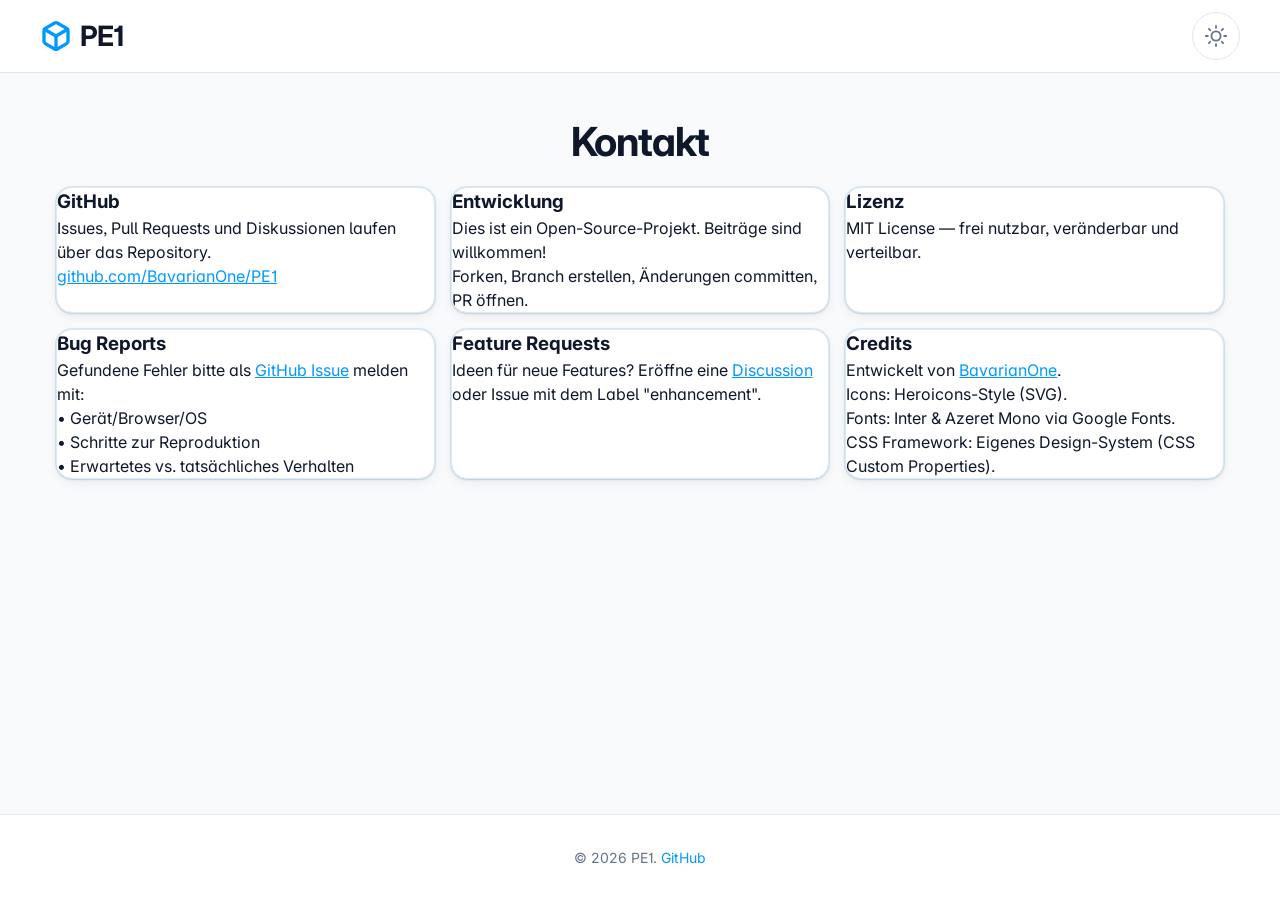
<file: contact.html>
<!DOCTYPE html>
<html lang="de">
<head>
  <meta charset="UTF-8">
  <meta name="viewport" content="width=device-width, initial-scale=1.0, viewport-fit=cover">
  <meta name="theme-color" content="#0099ff">
  <meta name="description" content="Kontakt - PE1 Progressive Web App">
  <title>Kontakt | PE1</title>
  <link rel="manifest" href="manifest.json">
  <link rel="apple-touch-icon" href="icons/icon-192.png">
  <link rel="icon" type="image/png" sizes="192x192" href="icons/icon-192.png">
  <link rel="icon" type="image/png" sizes="512x512" href="icons/icon-512.png">
  <link rel="stylesheet" href="styles.css">
  <meta name="apple-mobile-web-app-capable" content="yes">
  <meta name="apple-mobile-web-app-status-bar-style" content="default">
  <meta name="apple-mobile-web-app-title" content="PE1">
  <link rel="preconnect" href="https://fonts.googleapis.com">
  <link rel="preconnect" href="https://fonts.gstatic.com" crossorigin>
  <link href="https://fonts.googleapis.com/css2?family=Inter:wght@300;400;500;600;700&family=Azeret+Mono:wght@400;500&display=swap" rel="stylesheet">
</head>
<body>
  <!-- Top Nav (Desktop) -->
  <header class="nav-top">
    <div class="nav-top-inner">
      <a href="index.html" class="nav-brand" aria-label="PE1 Startseite">
        <svg viewBox="0 0 24 24" fill="none" stroke="currentColor" stroke-width="2.5" stroke-linecap="round" stroke-linejoin="round" aria-hidden="true">
          <path d="M21 16V8a2 2 0 0 0-1-1.73l-7-4a2 2 0 0 0-2 0l-7 4A2 2 0 0 0 3 8v8a2 2 0 0 0 1 1.73l7 4a2 2 0 0 0 2 0l7-4A2 2 0 0 0 21 16z"/>
          <polyline points="3.27 6.96 12 12.01 20.73 6.96"/>
          <line x1="12" y1="22.08" x2="12" y2="12"/>
        </svg>
        PE1
      </a>
      <button class="theme-toggle" id="themeToggle" aria-label="Design-Modus wechseln" title="Theme wechseln">
        <svg class="moon" viewBox="0 0 24 24" fill="none" stroke="currentColor" stroke-width="2" stroke-linecap="round" stroke-linejoin="round" aria-hidden="true">
          <path d="M21 12.79A9 9 0 1 1 11.21 3 7 7 0 0 0 21 12.79z"/>
        </svg>
        <svg class="sun" viewBox="0 0 24 24" fill="none" stroke="currentColor" stroke-width="2" stroke-linecap="round" stroke-linejoin="round" aria-hidden="true">
          <circle cx="12" cy="12" r="5"/>
          <line x1="12" y1="1" x2="12" y2="3"/>
          <line x1="12" y1="21" x2="12" y2="23"/>
          <line x1="4.22" y1="4.22" x2="5.64" y2="5.64"/>
          <line x1="18.36" y1="18.36" x2="19.78" y2="19.78"/>
          <line x1="1" y1="12" x2="3" y2="12"/>
          <line x1="21" y1="12" x2="23" y2="12"/>
          <line x1="4.22" y1="19.78" x2="5.64" y2="18.36"/>
          <line x1="18.36" y1="5.64" x2="19.78" y2="4.22"/>
        </svg>
      </button>
    </div>
  </header>

  <!-- Main Content -->
  <main>
    <div class="container">
      <section class="section" aria-labelledby="contact-title">
        <h2 id="contact-title" class="hero-title" style="font-size: var(--text-h2); text-align: center; margin-bottom: var(--space-6);">Kontakt</h2>
        <div class="features" role="list">
          <article class="card card-ring slide-up stagger-1" role="listitem">
            <h3>GitHub</h3>
            <p>Issues, Pull Requests und Diskussionen laufen über das Repository.</p>
            <p><a href="https://github.com/BavarianOne/PE1" target="_blank" rel="noopener" style="color: var(--color-accent);">github.com/BavarianOne/PE1</a></p>
          </article>
          <article class="card card-ring slide-up stagger-2" role="listitem">
            <h3>Entwicklung</h3>
            <p>Dies ist ein Open-Source-Projekt. Beiträge sind willkommen!<br>Forken, Branch erstellen, Änderungen committen, PR öffnen.</p>
          </article>
          <article class="card card-ring slide-up stagger-3" role="listitem">
            <h3>Lizenz</h3>
            <p>MIT License — frei nutzbar, veränderbar und verteilbar.</p>
          </article>
          <article class="card card-ring slide-up stagger-1" role="listitem">
            <h3>Bug Reports</h3>
            <p>Gefundene Fehler bitte als <a href="https://github.com/BavarianOne/PE1/issues/new" target="_blank" rel="noopener" style="color: var(--color-accent);">GitHub Issue</a> melden mit:<br>• Gerät/Browser/OS<br>• Schritte zur Reproduktion<br>• Erwartetes vs. tatsächliches Verhalten</p>
          </article>
          <article class="card card-ring slide-up stagger-2" role="listitem">
            <h3>Feature Requests</h3>
            <p>Ideen für neue Features? Eröffne eine <a href="https://github.com/BavarianOne/PE1/discussions" target="_blank" rel="noopener" style="color: var(--color-accent);">Discussion</a> oder Issue mit dem Label "enhancement".</p>
          </article>
          <article class="card card-ring slide-up stagger-3" role="listitem">
            <h3>Credits</h3>
            <p>Entwickelt von <a href="https://github.com/BavarianOne" target="_blank" rel="noopener" style="color: var(--color-accent);">BavarianOne</a>.<br>
            Icons: Heroicons-Style (SVG).<br>
            Fonts: Inter & Azeret Mono via Google Fonts.<br>
            CSS Framework: Eigenes Design-System (CSS Custom Properties).</p>
          </article>
        </div>
      </section>
    </div>
  </main>

  <footer>
    <p>&copy; 2026 PE1. <a href="https://github.com/BavarianOne/PE1" style="color: var(--color-accent); text-decoration: none;">GitHub</a></p>
  </footer>

  <script src="app.js"></script>
  <script>
    // Service Worker Registration
    if ('serviceWorker' in navigator) {
      window.addEventListener('load', () => {
        navigator.serviceWorker.register('sw.js', { scope: './' })
          .then(reg => console.log('SW registered:', reg.scope))
          .catch(err => console.error('SW registration failed:', err));
      });
    }
  </script>
</body>
</html>
</file>
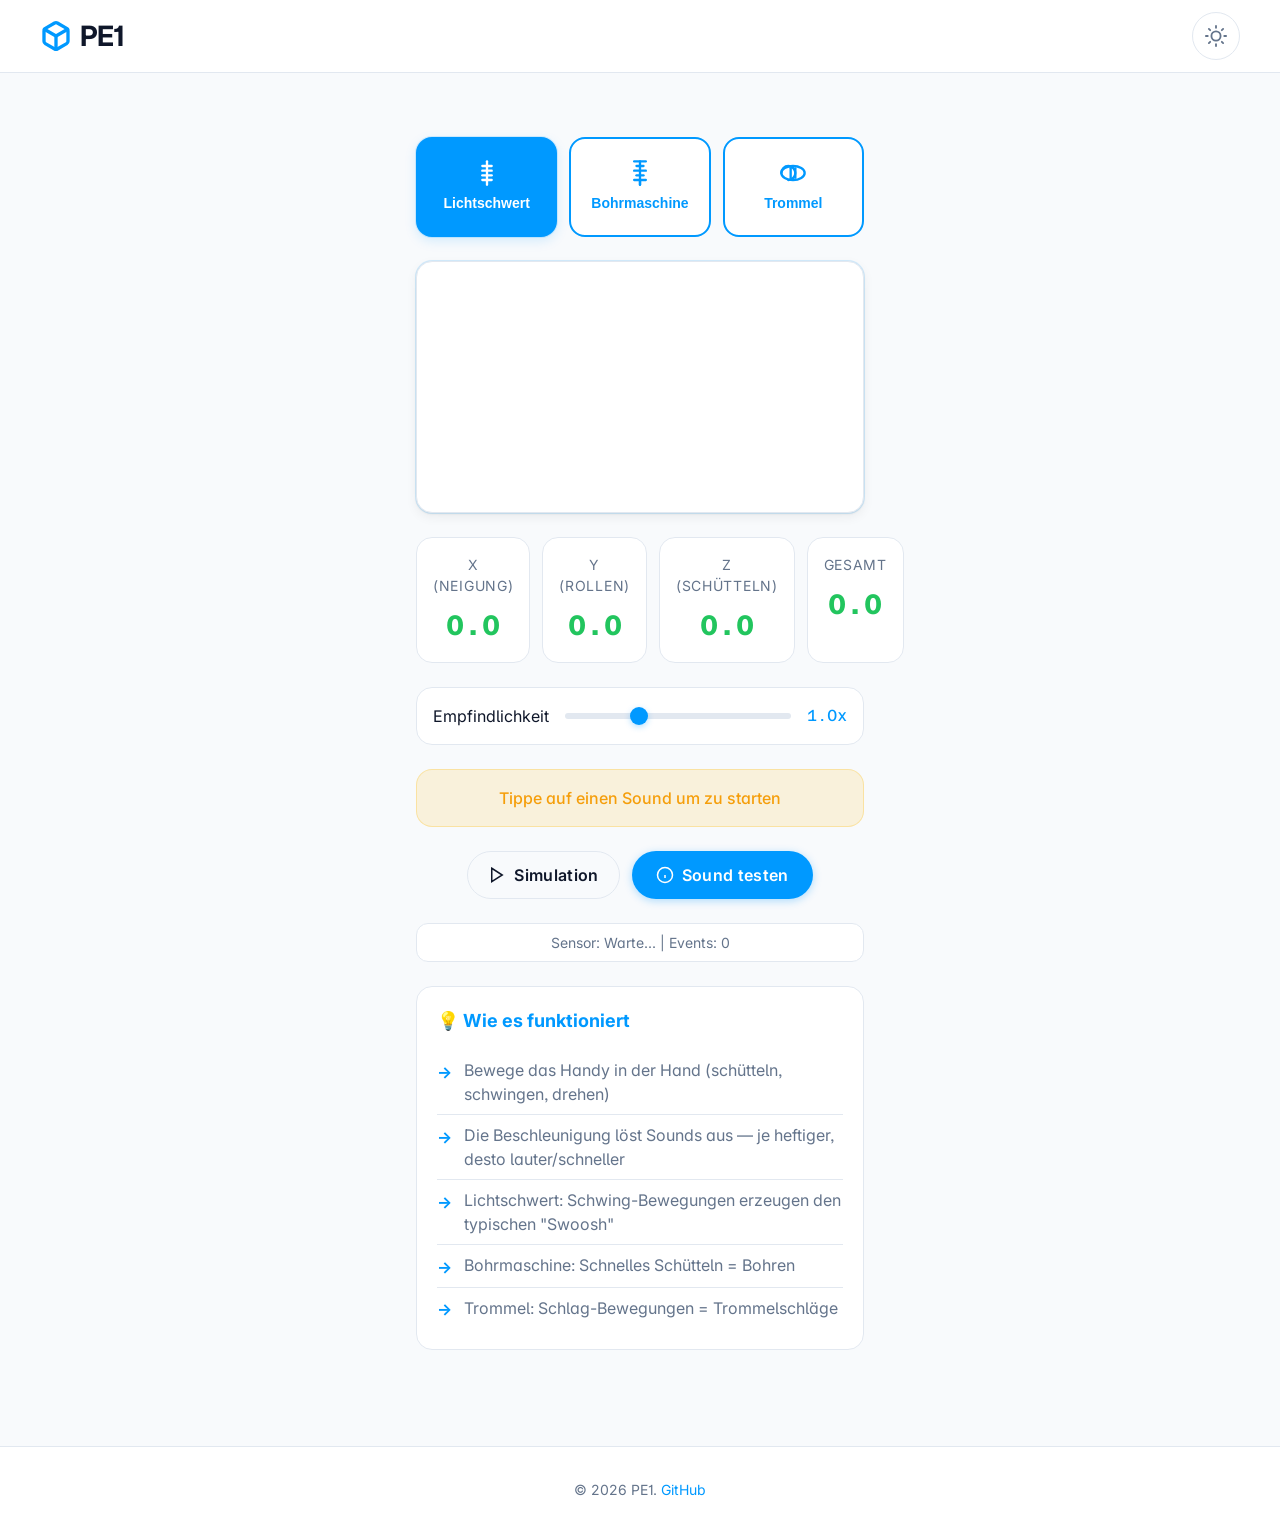
<file: motion-sounds.html>
<!DOCTYPE html>
<html lang="de">
<head>
  <meta charset="UTF-8">
  <meta name="viewport" content="width=device-width, initial-scale=1.0, viewport-fit=cover">
  <meta name="theme-color" content="#f97316">
  <meta name="description" content="Motion Sounds - PE1 Progressive Web App">
  <title>Motion Sounds | PE1</title>
  <link rel="manifest" href="manifest.json">
  <link rel="apple-touch-icon" href="icons/icon-192.png">
  <link rel="icon" type="image/png" sizes="192x192" href="icons/icon-192.png">
  <link rel="icon" type="image/png" sizes="512x512" href="icons/icon-512.png">
  <link rel="stylesheet" href="styles.css">
  <meta name="apple-mobile-web-app-capable" content="yes">
  <meta name="apple-mobile-web-app-status-bar-style" content="default">
  <meta name="apple-mobile-web-app-title" content="PE1">
  <link rel="preconnect" href="https://fonts.googleapis.com">
  <link rel="preconnect" href="https://fonts.gstatic.com" crossorigin>
  <link href="https://fonts.googleapis.com/css2?family=Inter:wght@300;400;500;600;700&family=Azeret+Mono:wght@400;500&display=swap" rel="stylesheet">
  <style>
    .sound-container { display: flex; flex-direction: column; gap: var(--space-6); padding: var(--space-4); max-width: 480px; margin: 0 auto; width: 100%; }
    .sound-selector { display: grid; grid-template-columns: repeat(3, 1fr); gap: var(--space-3); }
    .sound-btn { padding: var(--space-5) var(--space-4); border: 2px solid var(--color-accent); background: var(--color-surface); border-radius: var(--radius-lg); color: var(--color-accent); font-weight: 600; font-size: var(--text-sm); cursor: pointer; transition: all var(--duration-fast) var(--ease-out); display: flex; flex-direction: column; align-items: center; gap: var(--space-2); min-height: 100px; }
    .sound-btn:hover { background: var(--color-accent-glow); transform: translateY(-2px); }
    .sound-btn.active { background: var(--color-accent); color: white; box-shadow: var(--shadow-ring), 0 4px 12px var(--color-accent-glow); }
    .sound-btn:disabled { opacity: 0.5; cursor: not-allowed; transform: none; }
    .sound-btn svg { width: 28px; height: 28px; }
    .sound-btn .sound-label { font-size: var(--text-caption); text-align: center; line-height: 1.2; }
    .visualizer-card { position: relative; overflow: hidden; background: var(--color-surface); aspect-ratio: 16/9; min-height: 200px; border-radius: var(--radius-lg); border: 1px solid var(--color-border); box-shadow: var(--shadow-ring), var(--shadow-card); }
    .visualizer-card canvas { width: 100%; height: 100%; display: block; }
    .motion-indicators { display: grid; grid-template-columns: repeat(4, 1fr); gap: var(--space-3); }
    .motion-axis { text-align: center; padding: var(--space-4); background: var(--color-surface); border: 1px solid var(--color-border); border-radius: var(--radius-lg); }
    .motion-axis label { display: block; font-size: var(--text-caption); color: var(--color-text-muted); text-transform: uppercase; letter-spacing: 0.05em; margin-bottom: var(--space-2); }
    .motion-axis .value { font-family: var(--font-mono); font-size: var(--text-h3); font-weight: 700; color: var(--color-accent); }
    .motion-axis .value.high { color: var(--color-error); }
    .motion-axis .value.med { color: var(--color-warning); }
    .motion-axis .value.low { color: var(--color-success); }
    .sensitivity-control { display: flex; align-items: center; gap: var(--space-4); padding: var(--space-4); background: var(--color-surface); border: 1px solid var(--color-border); border-radius: var(--radius-lg); }
    .sensitivity-control label { font-size: var(--text-sm); color: var(--color-text); white-space: nowrap; }
    .sensitivity-control input[type="range"] { flex: 1; accent-color: var(--color-accent); }
    .sensitivity-control .value { font-family: var(--font-mono); font-size: var(--text-sm); color: var(--color-accent); min-width: 40px; text-align: right; }
    .status-display { text-align: center; padding: var(--space-4); border-radius: var(--radius-lg); font-size: var(--text-sm); font-weight: 500; }
    .status-display.waiting { background: rgba(251, 191, 36, 0.15); border: 1px solid rgba(251, 191, 36, 0.3); color: var(--color-warning); }
    .status-display.active { background: rgba(34, 197, 94, 0.15); border: 1px solid rgba(34, 197, 94, 0.3); color: var(--color-success); }
    .status-display.error { background: rgba(239, 68, 68, 0.15); border: 1px solid rgba(239, 68, 68, 0.3); color: var(--color-error); }
    .permission-btn { padding: var(--space-4) var(--space-8); background: linear-gradient(135deg, var(--color-accent) 0%, var(--color-accent-glow) 100%); color: white; border: none; border-radius: var(--radius-lg); font-size: var(--text-body); font-weight: 600; cursor: pointer; transition: all var(--duration-fast) var(--ease-out); box-shadow: var(--shadow-ring), 0 4px 12px var(--color-accent-glow); width: 100%; max-width: 320px; margin: 0 auto; }
    .permission-btn:hover { transform: translateY(-2px); box-shadow: var(--shadow-ring), 0 8px 24px var(--color-accent-glow); }
    .permission-btn:disabled { opacity: 0.6; cursor: not-allowed; transform: none; }
    .info-card { background: var(--color-surface); border: 1px solid var(--color-border); border-radius: var(--radius-lg); padding: var(--space-5); text-align: left; }
    .info-card h3 { color: var(--color-accent); margin-bottom: var(--space-4); font-size: var(--text-body); }
    .info-card ul { list-style: none; padding: 0; margin: 0; }
    .info-card li { padding: var(--space-2) 0; color: var(--color-text-muted); font-size: var(--text-sm); border-bottom: 1px solid var(--color-border); display: flex; align-items: flex-start; gap: var(--space-3); }
    .info-card li:last-child { border-bottom: none; }
    .info-card li::before { content: '→'; color: var(--color-accent); font-weight: bold; flex-shrink: 0; margin-top: 0.1em; }
    @media (max-width: 480px) {
      .sound-selector { grid-template-columns: 1fr; }
      .motion-indicators { grid-template-columns: repeat(2, 1fr); }
    }
  </style>
</head>
<body>
  <!-- Top Nav (Desktop) -->
  <header class="nav-top">
    <div class="nav-top-inner">
      <a href="index.html" class="nav-brand" aria-label="PE1 Startseite">
        <svg viewBox="0 0 24 24" fill="none" stroke="currentColor" stroke-width="2.5" stroke-linecap="round" stroke-linejoin="round" aria-hidden="true">
          <path d="M21 16V8a2 2 0 0 0-1-1.73l-7-4a2 2 0 0 0-2 0l-7 4A2 2 0 0 0 3 8v8a2 2 0 0 0 1 1.73l7 4a2 2 0 0 0 2 0l7-4A2 2 0 0 0 21 16z"/>
          <polyline points="3.27 6.96 12 12.01 20.73 6.96"/>
          <line x1="12" y1="22.08" x2="12" y2="12"/>
        </svg>
        PE1
      </a>
      <button class="theme-toggle" id="themeToggle" aria-label="Design-Modus wechseln" title="Theme wechseln">
        <svg class="moon" viewBox="0 0 24 24" fill="none" stroke="currentColor" stroke-width="2" stroke-linecap="round" stroke-linejoin="round" aria-hidden="true">
          <path d="M21 12.79A9 9 0 1 1 11.21 3 7 7 0 0 0 21 12.79z"/>
        </svg>
        <svg class="sun" viewBox="0 0 24 24" fill="none" stroke="currentColor" stroke-width="2" stroke-linecap="round" stroke-linejoin="round" aria-hidden="true">
          <circle cx="12" cy="12" r="5"/>
          <line x1="12" y1="1" x2="12" y2="3"/>
          <line x1="12" y1="21" x2="12" y2="23"/>
          <line x1="4.22" y1="4.22" x2="5.64" y2="5.64"/>
          <line x1="18.36" y1="18.36" x2="19.78" y2="19.78"/>
          <line x1="1" y1="12" x2="3" y2="12"/>
          <line x1="21" y1="12" x2="23" y2="12"/>
          <line x1="4.22" y1="19.78" x2="5.64" y2="18.36"/>
          <line x1="18.36" y1="5.64" x2="19.78" y2="4.22"/>
        </svg>
      </button>
    </div>
  </header>

  <main>
    <div class="container">
      <section class="section" aria-labelledby="motion-title">
        <h2 id="motion-title" class="sr-only">Motion Sounds</h2>
        
        <div class="sound-container" role="region" aria-label="Motion Sound Controls">
          
          <!-- Sound Selector -->
          <div class="sound-selector" role="radiogroup" aria-label="Sound auswählen">
            <button class="sound-btn active" data-sound="lightsaber" role="radio" aria-checked="true" aria-label="Lichtschwert">
              <svg viewBox="0 0 24 24" fill="none" stroke="currentColor" stroke-width="2" stroke-linecap="round" stroke-linejoin="round" aria-hidden="true">
                <path d="M12 2v20"/>
                <path d="M8 6h8"/>
                <path d="M8 10h8"/>
                <path d="M8 14h8"/>
                <path d="M8 18h8"/>
              </svg>
              <span class="sound-label">Lichtschwert</span>
            </button>
            <button class="sound-btn" data-sound="drill" role="radio" aria-checked="false" aria-label="Bohrmaschine">
              <svg viewBox="0 0 24 24" fill="none" stroke="currentColor" stroke-width="2" stroke-linecap="round" stroke-linejoin="round" aria-hidden="true">
                <path d="M12 2v20"/>
                <path d="M17 2h-10"/>
                <path d="M15 6h-6"/>
                <path d="M17 10h-10"/>
                <path d="M15 14h-6"/>
                <path d="M17 18h-10"/>
                <path d="M12 22v-4"/>
              </svg>
              <span class="sound-label">Bohrmaschine</span>
            </button>
            <button class="sound-btn" data-sound="drum" role="radio" aria-checked="false" aria-label="Trommel">
              <svg viewBox="0 0 24 24" fill="none" stroke="currentColor" stroke-width="2" stroke-linecap="round" stroke-linejoin="round" aria-hidden="true">
                <ellipse cx="12" cy="12" rx="10" ry="6"/>
                <path d="M2 12c0-3.3 2.7-6 6-6s6 2.7 6 6-2.7 6-6 6"/>
                <path d="M10 8v8"/>
                <path d="M14 8v8"/>
              </svg>
              <span class="sound-label">Trommel</span>
            </button>
          </div>

          <!-- Visualizer -->
          <div class="visualizer-card card card-ring slide-up stagger-1" role="img" aria-label="Audio Visualizer">
            <canvas id="visualizerCanvas"></canvas>
          </div>

          <!-- Motion Indicators -->
          <div class="motion-indicators slide-up stagger-2" aria-live="polite" aria-label="Bewegungswerte">
            <div class="motion-axis">
              <label>X (Neigung)</label>
              <div class="value low" id="motionX">0.0</div>
            </div>
            <div class="motion-axis">
              <label>Y (Rollen)</label>
              <div class="value low" id="motionY">0.0</div>
            </div>
            <div class="motion-axis">
              <label>Z (Schütteln)</label>
              <div class="value low" id="motionZ">0.0</div>
            </div>
            <div class="motion-axis">
              <label>Gesamt</label>
              <div class="value low" id="motionTotal">0.0</div>
            </div>
          </div>

          <!-- Sensitivity Control -->
          <div class="sensitivity-control slide-up stagger-3">
            <label for="sensitivity">Empfindlichkeit</label>
            <input type="range" id="sensitivity" min="0.1" max="3" step="0.1" value="1" class="slider">
            <span class="value" id="sensitivityValue">1.0x</span>
          </div>

          <!-- Status -->
          <div class="status-display waiting slide-up stagger-3" id="statusDisplay" role="status" aria-live="polite">
            Tippe auf einen Sound, um zu starten
          </div>

          <!-- Permission Button (iOS) -->
          <button class="permission-btn" id="permissionBtn" style="display: none;">
            Berechtigung erteilen (iOS)
          </button>

          <!-- Simulation / Debug -->
          <div class="simulation-controls slide-up stagger-3" style="display: flex; gap: var(--space-3); flex-wrap: wrap; justify-content: center;">
            <button class="btn btn-frosted touch-target haptic-tap" id="simulateBtn" style="min-width: 140px;">
              <svg width="18" height="18" viewBox="0 0 24 24" fill="none" stroke="currentColor" stroke-width="2" aria-hidden="true"><polygon points="5 3 19 12 5 21 5 3"/></svg>
              <span>Simulation</span>
            </button>
            <button class="btn btn-frosted touch-target haptic-tap" id="stopSimBtn" style="display: none; min-width: 140px;">
              <svg width="18" height="18" viewBox="0 0 24 24" fill="none" stroke="currentColor" stroke-width="2" aria-hidden="true"><rect x="6" y="4" width="4" height="16"/><rect x="14" y="4" width="4" height="16"/></svg>
              <span>Stop</span>
            </button>
            <button class="btn btn-accent touch-target haptic-tap" id="testSoundBtn" style="min-width: 140px;">
              <svg width="18" height="18" viewBox="0 0 24 24" fill="none" stroke="currentColor" stroke-width="2" aria-hidden="true"><circle cx="12" cy="12" r="10"/><path d="M12 16v-4"/><path d="M12 8h.01"/></svg>
              <span>Sound testen</span>
            </button>
          </div>

          <!-- Sensor Status Debug -->
          <div class="sensor-status slide-up stagger-3" id="sensorStatus" style="text-align: center; font-size: var(--text-caption); color: var(--color-text-muted); padding: var(--space-2); background: var(--color-surface); border: 1px solid var(--color-border); border-radius: var(--radius-md);">
            Sensor: <span id="sensorState">Warte...</span> | Events: <span id="eventCount">0</span>
          </div>

          <!-- Info Card -->
          <div class="info-card slide-up stagger-3">
            <h3>💡 Wie es funktioniert</h3>
            <ul>
              <li>Bewege das Handy in der Hand (schütteln, schwingen, drehen)</li>
              <li>Die Beschleunigung löst Sounds aus — je heftiger, desto lauter/schneller</li>
              <li>Lichtschwert: Schwing-Bewegungen erzeugen den typischen "Swoosh"</li>
              <li>Bohrmaschine: Schnelles Schütteln = Bohren</li>
              <li>Trommel: Schlag-Bewegungen = Trommelschläge</li>
            </ul>
          </div>

        </div>
      </section>
    </div>
  </main>

  <footer>
    <p>&copy; 2026 PE1. <a href="https://github.com/BavarianOne/PE1" style="color: var(--color-accent); text-decoration: none;">GitHub</a></p>
  </footer>

  <script src="app.js"></script>
  <script>
    // ===== Motion Sounds Logic =====
    
    // Audio Context (lazy init on user interaction)
    let audioCtx = null;
    let analyser = null;
    let animationFrame = null;
    
    // Current sound mode
    let currentSound = 'lightsaber';
    
    // Sensitivity multiplier
    let sensitivity = 1.0;
    
    // Motion tracking
    let lastMotionTime = 0;
    let motionHistory = [];
    let isPlaying = false;
    
    // Sound engines
    const soundEngines = {
      lightsaber: {
                                      // Lightsaber with spatial movement: triangle+sine hum + deep noise whoosh + stereo panning
                                      humOscA: null,          // Triangle 55Hz (warm)
                                      humSubOsc: null,        // Sine 27.5Hz (pure sub)
                                      humGain: null,          // Master gain
                                      humFilter: null,        // Lowpass 150-350Hz, Q=5
                                      noiseNode: null,        // White noise for whoosh
                                      noiseFilter: null,      // Lowpass 400Hz (no hiss)
                                      noiseGain: null,        // Swells with movement
                                      panner: null,           // StereoPanner for spatial
                                      baseFreq: 55,
                                      isActive: false,

                                      init(ctx) {
                                        // Master gain
                                        this.humGain = ctx.createGain();
                                        this.humGain.gain.value = 0;

                                        // Stereo panner for spatial movement
                                        if (ctx.createStereoPanner) {
                                          this.panner = ctx.createStereoPanner();
                                          this.panner.pan.value = 0;
                                          this.humGain.connect(this.panner);
                                          this.panner.connect(ctx.destination);
                                        } else {
                                          this.humGain.connect(ctx.destination);
                                        }

                                        // Main filter for hum: 150Hz idle, max ~350Hz
                                        this.humFilter = ctx.createBiquadFilter();
                                        this.humFilter.type = 'lowpass';
                                        this.humFilter.frequency.value = 150;
                                        this.humFilter.Q.value = 5.0;
                                        this.humFilter.connect(this.humGain);

                                        // Triangle 55Hz - warm fundamental
                                        this.humOscA = ctx.createOscillator();
                                        this.humOscA.type = 'triangle';
                                        this.humOscA.frequency.value = 55;
                                        this.humOscA.connect(this.humFilter);
                                        this.humOscA.start();

                                        // Sine 27.5Hz - pure sub pressure
                                        this.humSubOsc = ctx.createOscillator();
                                        this.humSubOsc.type = 'sine';
                                        this.humSubOsc.frequency.value = 27.5;
                                        this.humSubOsc.connect(this.humFilter);
                                        this.humSubOsc.start();

                                        // --- NOISE LAYER: deep whoosh (strictly under 400Hz) ---
                                        const bufferSize = ctx.sampleRate * 2;
                                        const noiseBuffer = ctx.createBuffer(1, bufferSize, ctx.sampleRate);
                                        const output = noiseBuffer.getChannelData(0);
                                        for (let i = 0; i < bufferSize; i++) {
                                          output[i] = Math.random() * 2 - 1;
                                        }
                                        this.noiseNode = ctx.createBufferSource();
                                        this.noiseNode.buffer = noiseBuffer;
                                        this.noiseNode.loop = true;

                                        this.noiseFilter = ctx.createBiquadFilter();
                                        this.noiseFilter.type = 'lowpass';
                                        this.noiseFilter.frequency.value = 400;  // Hard capped, no hiss
                                        this.noiseFilter.Q.value = 1.0;

                                        this.noiseGain = ctx.createGain();
                                        this.noiseGain.gain.value = 0;  // Silent at idle

                                        this.noiseNode.connect(this.noiseFilter);
                                        this.noiseFilter.connect(this.noiseGain);
                                        if (this.panner) {
                                          this.noiseGain.connect(this.panner);
                                        } else {
                                          this.noiseGain.connect(ctx.destination);
                                        }
                                        this.noiseNode.start();
                                      },

                                      activate() {
                                        if (this.isActive || !audioCtx) return;
                                        this.isActive = true;
                                        const now = audioCtx.currentTime;

                                        // OSCs stay FIXED at 55Hz / 27.5Hz

                                        // Filter opens: 150Hz -> 350Hz
                                        this.humFilter.frequency.cancelScheduledValues(now);
                                        this.humFilter.frequency.setValueAtTime(150, now);
                                        this.humFilter.frequency.exponentialRampToValueAtTime(350, now + 0.15);

                                        // Volume ramp up
                                        this.humGain.gain.cancelScheduledValues(now);
                                        this.humGain.gain.setValueAtTime(0.0, now);
                                        this.humGain.gain.linearRampToValueAtTime(0.4, now + 0.15);
                                      },

                                      deactivate() {
                                        if (!this.isActive || !audioCtx) return;
                                        this.isActive = false;
                                        const now = audioCtx.currentTime;

                                        // Filter closes to 150Hz
                                        this.humFilter.frequency.cancelScheduledValues(now);
                                        this.humFilter.frequency.setValueAtTime(this.humFilter.frequency.value, now);
                                        this.humFilter.frequency.exponentialRampToValueAtTime(150, now + 0.3);

                                        // Volume down
                                        this.humGain.gain.cancelScheduledValues(now);
                                        this.humGain.gain.setValueAtTime(this.humGain.gain.value, now);
                                        this.humGain.gain.linearRampToValueAtTime(0.0, now + 0.3);

                                        // Noise gain down
                                        this.noiseGain.gain.cancelScheduledValues(now);
                                        this.noiseGain.gain.setValueAtTime(this.noiseGain.gain.value, now);
                                        this.noiseGain.gain.linearRampToValueAtTime(0.0, now + 0.3);
                                      },

                                      update(motion, dt) {
                                        if (!this.humGain) return;

                                        const intensity = Math.min(motion * sensitivity * 2, 1);
                                        const now = audioCtx.currentTime;

                                        // Volume follows intensity
                                        const baseVol = 0.05;
                                        const intensityVol = intensity * 0.3;
                                        this.humGain.gain.setTargetAtTime(baseVol + intensityVol, now, 0.05);

                                        // OSCILLATORS NEVER CHANGE FREQUENCY (fixed 55Hz / 27.5Hz)
                                        // Only FILTER moves: 150Hz -> max 350Hz
                                        this.humFilter.frequency.setTargetAtTime(150 + intensity * 200, now, 0.05);  // Max 350Hz

                                        // NOISE WHOOSH: gain swells with movement (0 -> 0.15)
                                        this.noiseGain.gain.setTargetAtTime(intensity * 0.15, now, 0.05);

                                        // Swing detection
                                        if (motion > 1.0 * sensitivity && now - this.lastSwingTime > 0.18) {
                                          this.triggerSwing(intensity);
                                          this.lastSwingTime = now;
                                          this.swingCount++;
                                        }

                                        // Clash detection
                                        if (motion > 2.2 * sensitivity && now - this.lastClashTime > 0.35) {
                                          this.triggerClash(intensity);
                                          this.lastClashTime = now;
                                        }
                                      },

                                      triggerSwing(intensity) {
                                        // Simple swing: brief filter sweep + volume bump
                                        if (!audioCtx) return;
                                        const now = audioCtx.currentTime;
                                        const dur = 0.3 + intensity * 0.2;

                                        const currentFreq = this.humFilter.frequency.value;
                                        const targetFreq = Math.min(currentFreq + 150 * intensity, 500);
                                        this.humFilter.frequency.cancelScheduledValues(now);
                                        this.humFilter.frequency.setValueAtTime(currentFreq, now);
                                        this.humFilter.frequency.exponentialRampToValueAtTime(targetFreq, now + dur * 0.3);
                                        this.humFilter.frequency.exponentialRampToValueAtTime(currentFreq, now + dur);

                                        const currentVol = this.humGain.gain.value;
                                        this.humGain.gain.cancelScheduledValues(now);
                                        this.humGain.gain.setValueAtTime(currentVol, now);
                                        this.humGain.gain.linearRampToValueAtTime(Math.min(currentVol + 0.2 * intensity, 0.7), now + 0.02);
                                        this.humGain.gain.exponentialRampToValueAtTime(currentVol, now + dur);

                                        // Noise whoosh boost during swing
                                        this.noiseGain.gain.cancelScheduledValues(now);
                                        this.noiseGain.gain.setValueAtTime(this.noiseGain.gain.value, now);
                                        this.noiseGain.gain.linearRampToValueAtTime(0.25, now + 0.02);
                                        this.noiseGain.gain.exponentialRampToValueAtTime(this.noiseGain.gain.value, now + dur);
                                      },

                                      triggerClash(intensity) {
                                        // Simple clash: noise burst through main filter
                                        if (!audioCtx) return;
                                        const now = audioCtx.currentTime;

                                        const bufferSize = audioCtx.sampleRate * 0.08;
                                        const buffer = audioCtx.createBuffer(1, bufferSize, audioCtx.sampleRate);
                                        const data = buffer.getChannelData(0);
                                        for (let i = 0; i < bufferSize; i++) {
                                          const decay = Math.exp(-i / (bufferSize * 0.1));
                                          data[i] = (Math.random() * 2 - 1) * decay * 0.5;
                                        }

                                        const noise = audioCtx.createBufferSource();
                                        noise.buffer = buffer;
                                        const tempGain = audioCtx.createGain();
                                        tempGain.gain.setValueAtTime(0.3 * intensity, now);
                                        tempGain.gain.exponentialRampToValueAtTime(0.001, now + 0.1);
                                        noise.connect(tempGain);
                                        tempGain.connect(this.humFilter);
                                        noise.start(now);
                                        setTimeout(() => { noise.stop(); noise.disconnect(); tempGain.disconnect(); }, 200);
                                      },

                                      stop() {
                                        [this.humOscA, this.humSubOsc].forEach(osc => {
                                          if (osc) { osc.stop(); osc.disconnect(); }
                                        });
                                        if (this.noiseNode) {
                                          this.noiseNode.stop();
                                          this.noiseNode.disconnect();
                                        }
                                        [this.humGain, this.humFilter, this.noiseFilter, this.noiseGain, this.panner].forEach(node => {
                                          if (node) node.disconnect();
                                        });
                                        this.humOscA = this.humSubOsc = null;
                                        this.noiseNode = this.noiseFilter = this.noiseGain = null;
                                        this.humGain = this.humFilter = this.panner = null;
                                        this.isActive = false;
                                      }
                                    },
      
      drill: {
        // Drill motor sound
        motorOsc: null,
        motorGain: null,
        clickOsc: null,
        lastClickTime: 0,
        rpm: 0,
        targetRpm: 0,
        
        init(ctx) {
          this.motorGain = ctx.createGain();
          this.motorGain.gain.value = 0;
          this.motorGain.connect(ctx.destination);
          
          this.motorOsc = ctx.createOscillator();
          this.motorOsc.type = 'square';
          this.motorOsc.frequency.value = 60;
          this.motorOsc.connect(this.motorGain);
          this.motorOsc.start();
          
          // Harmonic layer
          this.harmonicOsc = ctx.createOscillator();
          this.harmonicOsc.type = 'sawtooth';
          this.harmonicOsc.frequency.value = 120;
          const harmonicGain = ctx.createGain();
          harmonicGain.gain.value = 0;
          this.harmonicOsc.connect(harmonicGain);
          harmonicGain.connect(ctx.destination);
          this.harmonicOsc.start();
          this.harmonicGain = harmonicGain;
          
          // Low-pass for motor character
          this.filter = ctx.createBiquadFilter();
          this.filter.type = 'lowpass';
          this.filter.frequency.value = 500;
          this.filter.Q.value = 1;
          this.motorOsc.disconnect();
          this.motorOsc.connect(this.filter);
          this.filter.connect(this.motorGain);
        },
        
        update(motion, dt) {
          if (!this.motorGain) return;
          
          // Target RPM based on motion intensity
          this.targetRpm = motion * sensitivity * 800; // up to 800 Hz base
          
          // Smooth RPM change
          this.rpm += (this.targetRpm - this.rpm) * 0.1;
          
          const rpmNorm = Math.min(this.rpm / 800, 1);
          const vol = 0.1 + rpmNorm * 0.5;
          
          this.motorGain.gain.linearRampToValueAtTime(vol, audioCtx.currentTime + 0.05);
          this.harmonicGain.gain.linearRampToValueAtTime(vol * 0.3, audioCtx.currentTime + 0.05);
          
          this.motorOsc.frequency.linearRampToValueAtTime(40 + this.rpm, audioCtx.currentTime + 0.05);
          this.harmonicOsc.frequency.linearRampToValueAtTime(80 + this.rpm * 2, audioCtx.currentTime + 0.05);
          this.filter.frequency.linearRampToValueAtTime(300 + this.rpm * 0.5, audioCtx.currentTime + 0.05);
          
          // Mechanical clicks at high RPM
          if (this.rpm > 200 && audioCtx.currentTime - this.lastClickTime > 60 / this.rpm) {
            this.triggerClick();
            this.lastClickTime = audioCtx.currentTime;
          }
        },
        
        triggerClick() {
          if (!audioCtx) return;
          
          const osc = audioCtx.createOscillator();
          const gain = audioCtx.createGain();
          const filter = audioCtx.createBiquadFilter();
          
          osc.type = 'square';
          osc.frequency.value = 800 + Math.random() * 400;
          
          filter.type = 'highpass';
          filter.frequency.value = 2000;
          
          gain.gain.value = 0;
          
          osc.connect(filter);
          filter.connect(gain);
          gain.connect(audioCtx.destination);
          
          osc.start();
          gain.gain.linearRampToValueAtTime(0.15, audioCtx.currentTime + 0.001);
          gain.gain.exponentialRampToValueAtTime(0.001, audioCtx.currentTime + 0.05);
          
          setTimeout(() => {
            osc.stop();
            osc.disconnect();
            filter.disconnect();
            gain.disconnect();
          }, 100);
        },
        
        stop() {
          if (this.motorOsc) {
            this.motorOsc.stop();
            this.motorOsc.disconnect();
          }
          if (this.harmonicOsc) {
            this.harmonicOsc.stop();
            this.harmonicOsc.disconnect();
          }
          if (this.filter) this.filter.disconnect();
          if (this.motorGain) this.motorGain.disconnect();
          if (this.harmonicGain) this.harmonicGain.disconnect();
          this.motorOsc = null;
          this.harmonicOsc = null;
          this.motorGain = null;
          this.harmonicGain = null;
          this.filter = null;
        }
      },
      
      drum: {
        // Drum kit - triggers on impact detection
        lastImpactTime: 0,
        impactCooldown: 0.08, // min time between hits
        
        init(ctx) {
          // No continuous sound for drums
        },
        
        update(motion, dt) {
          // Detect impacts (sudden acceleration spikes)
          const now = audioCtx.currentTime;
          
          // Simple impact detection: high motion with rapid onset
          if (motion > 1.2 * sensitivity && now - this.lastImpactTime > this.impactCooldown) {
            // Determine drum type based on motion vector
            const historyLen = motionHistory.length;
            if (historyLen > 2) {
              const prev = motionHistory[historyLen - 2];
              const delta = motion - prev;
              if (delta > 0.5 * sensitivity) {
                this.triggerDrum(motion, delta);
                this.lastImpactTime = now;
              }
            }
          }
        },
        
        triggerDrum(motion, delta) {
          if (!audioCtx) return;
          
          const intensity = Math.min(motion * sensitivity, 2);
          
          // Kick drum on strong downward motion
          if (delta > 1.0 * sensitivity) {
            this.playKick(intensity);
          }
          // Snare on sharp horizontal motion
          else if (delta > 0.7 * sensitivity) {
            this.playSnare(intensity);
          }
          // Hi-hat on lighter taps
          else {
            this.playHat(intensity);
          }
        },
        
        playKick(intensity) {
          const osc = audioCtx.createOscillator();
          const gain = audioCtx.createGain();
          
          osc.type = 'sine';
          osc.frequency.value = 150;
          osc.frequency.exponentialRampToValueAtTime(40, audioCtx.currentTime + 0.15);
          
          gain.gain.value = 0;
          gain.gain.linearRampToValueAtTime(0.8 * intensity, audioCtx.currentTime + 0.001);
          gain.gain.exponentialRampToValueAtTime(0.001, audioCtx.currentTime + 0.3);
          
          osc.connect(gain);
          gain.connect(audioCtx.destination);
          osc.start();
          setTimeout(() => { osc.stop(); osc.disconnect(); gain.disconnect(); }, 400);
        },
        
        playSnare(intensity) {
          // Noise burst + tone
          const bufferSize = audioCtx.sampleRate * 0.15;
          const buffer = audioCtx.createBuffer(1, bufferSize, audioCtx.sampleRate);
          const data = buffer.getChannelData(0);
          for (let i = 0; i < bufferSize; i++) {
            data[i] = (Math.random() * 2 - 1) * Math.exp(-i / (bufferSize * 0.1));
          }
          
          const noise = audioCtx.createBufferSource();
          noise.buffer = buffer;
          
          const noiseGain = audioCtx.createGain();
          const noiseFilter = audioCtx.createBiquadFilter();
          noiseFilter.type = 'bandpass';
          noiseFilter.frequency.value = 2000;
          noiseFilter.Q.value = 2;
          
          // Tone layer
          const osc = audioCtx.createOscillator();
          osc.type = 'triangle';
          osc.frequency.value = 180;
          osc.frequency.exponentialRampToValueAtTime(100, audioCtx.currentTime + 0.1);
          
          const oscGain = audioCtx.createGain();
          
          noise.connect(noiseFilter);
          noiseFilter.connect(noiseGain);
          noiseGain.connect(audioCtx.destination);
          
          osc.connect(oscGain);
          oscGain.connect(audioCtx.destination);
          
          noiseGain.gain.value = 0;
          noiseGain.gain.linearRampToValueAtTime(0.4 * intensity, audioCtx.currentTime + 0.001);
          noiseGain.gain.exponentialRampToValueAtTime(0.001, audioCtx.currentTime + 0.15);
          
          oscGain.gain.value = 0;
          oscGain.gain.linearRampToValueAtTime(0.2 * intensity, audioCtx.currentTime + 0.001);
          oscGain.gain.exponentialRampToValueAtTime(0.001, audioCtx.currentTime + 0.1);
          
          noise.start();
          osc.start();
          setTimeout(() => { 
            noise.stop(); noise.disconnect(); noiseFilter.disconnect(); noiseGain.disconnect();
            osc.stop(); osc.disconnect(); oscGain.disconnect();
          }, 200);
        },
        
        playHat(intensity) {
          const bufferSize = audioCtx.sampleRate * 0.05;
          const buffer = audioCtx.createBuffer(1, bufferSize, audioCtx.sampleRate);
          const data = buffer.getChannelData(0);
          for (let i = 0; i < bufferSize; i++) {
            data[i] = (Math.random() * 2 - 1) * Math.exp(-i / (bufferSize * 0.05));
          }
          
          const noise = audioCtx.createBufferSource();
          noise.buffer = buffer;
          
          const filter = audioCtx.createBiquadFilter();
          filter.type = 'highpass';
          filter.frequency.value = 8000;
          
          const gain = audioCtx.createGain();
          
          noise.connect(filter);
          filter.connect(gain);
          gain.connect(audioCtx.destination);
          
          gain.gain.value = 0;
          gain.gain.linearRampToValueAtTime(0.2 * intensity, audioCtx.currentTime + 0.001);
          gain.gain.exponentialRampToValueAtTime(0.001, audioCtx.currentTime + 0.05);
          
          noise.start();
          setTimeout(() => { noise.stop(); noise.disconnect(); filter.disconnect(); gain.disconnect(); }, 100);
        },
        
        stop() {}
      }
    };
    
    // DOM Elements
    const soundBtns = document.querySelectorAll('.sound-btn');
    const canvas = document.getElementById('visualizerCanvas');
    const ctx = canvas.getContext('2d');
    const motionX = document.getElementById('motionX');
    const motionY = document.getElementById('motionY');
    const motionZ = document.getElementById('motionZ');
    const motionTotal = document.getElementById('motionTotal');
    const sensitivitySlider = document.getElementById('sensitivity');
    const sensitivityValue = document.getElementById('sensitivityValue');
    const statusDisplay = document.getElementById('statusDisplay');
    const permissionBtn = document.getElementById('permissionBtn');
    
    // Canvas setup
    function resizeCanvas() {
      const rect = canvas.parentElement.getBoundingClientRect();
      canvas.width = rect.width * window.devicePixelRatio;
      canvas.height = rect.height * window.devicePixelRatio;
      ctx.scale(window.devicePixelRatio, window.devicePixelRatio);
      canvas.style.width = rect.width + 'px';
      canvas.style.height = rect.height + 'px';
    }
    resizeCanvas();
    window.addEventListener('resize', resizeCanvas);
    
    // Visualizer
    function drawVisualizer() {
      if (!analyser) {
        // Draw idle state
        ctx.clearRect(0, 0, canvas.width / window.devicePixelRatio, canvas.height / window.devicePixelRatio);
        const w = canvas.width / window.devicePixelRatio;
        const h = canvas.height / window.devicePixelRatio;
        ctx.fillStyle = 'rgba(249, 115, 22, 0.1)';
        ctx.fillRect(0, 0, w, h);
        requestAnimationFrame(drawVisualizer);
        return;
      }
      
      const bufferLength = analyser.frequencyBinCount;
      const dataArray = new Uint8Array(bufferLength);
      analyser.getByteFrequencyData(dataArray);
      
      const w = canvas.width / window.devicePixelRatio;
      const h = canvas.height / window.devicePixelRatio;
      
      ctx.clearRect(0, 0, w, h);
      
      // Gradient background
      const grad = ctx.createLinearGradient(0, 0, 0, h);
      grad.addColorStop(0, 'rgba(15, 23, 42, 0.9)');
      grad.addColorStop(1, 'rgba(15, 23, 42, 1)');
      ctx.fillStyle = grad;
      ctx.fillRect(0, 0, w, h);
      
      // Bars
      const barWidth = (w / bufferLength) * 2.5;
      let x = 0;
      
      for (let i = 0; i < bufferLength; i++) {
        const barHeight = (dataArray[i] / 255) * h * 0.8;
        const hue = 20 + (i / bufferLength) * 40; // orange to red
        const alpha = 0.4 + (dataArray[i] / 255) * 0.6;
        
        ctx.fillStyle = `hsla(${hue}, 100%, 50%, ${alpha})`;
        ctx.fillRect(x, h - barHeight, barWidth, barHeight);
        
        // Mirror at bottom
        ctx.fillStyle = `hsla(${hue}, 100%, 50%, ${alpha * 0.3})`;
        ctx.fillRect(x, h - barHeight * 0.3, barWidth, barHeight * 0.3);
        
        x += barWidth + 1;
      }
      
      // Center line glow when active
      if (isPlaying) {
        ctx.strokeStyle = 'rgba(249, 115, 22, 0.5)';
        ctx.lineWidth = 2;
        ctx.beginPath();
        ctx.moveTo(0, h / 2);
        ctx.lineTo(w, h / 2);
        ctx.stroke();
      }
      
      requestAnimationFrame(drawVisualizer);
    }
    
    // Audio Context init
    async function initAudio() {
      if (audioCtx) return;
      
      audioCtx = new (window.AudioContext || window.webkitAudioContext)();
      
      // Analyser for visualizer
      analyser = audioCtx.createAnalyser();
      analyser.fftSize = 256;
      analyser.smoothingTimeConstant = 0.8;
      analyser.connect(audioCtx.destination);
      
      // Resume on interaction - await it!
      if (audioCtx.state === 'suspended') {
        await audioCtx.resume();
      }
      
      // Initialize current sound engine AFTER resume
      const engine = soundEngines[currentSound];
      if (engine.init) engine.init(audioCtx);
      // Activate lightsaber if it's the selected sound (ignition effect)
      if (currentSound === 'lightsaber' && engine.activate) engine.activate();
      
      isPlaying = true;
      statusDisplay.textContent = 'Aktiv — Bewege dein Handy!';
      statusDisplay.className = 'status-display active slide-up stagger-3';
      permissionBtn.style.display = 'none';
      
      drawVisualizer();
    }
    
    // Motion handling
    let lastAccel = { x: 0, y: 0, z: 0 };
    let lastTime = performance.now();
    let motionEventCount = 0;
    
    function handleMotion(event) {
          motionEventCount++;
          if (motionEventCount <= 3) {
            console.log('[MotionSounds] devicemotion event:', {
              acceleration: event.acceleration ? { x: event.acceleration.x, y: event.acceleration.y, z: event.acceleration.z } : null,
              accelerationIncludingGravity: event.accelerationIncludingGravity ? { x: event.accelerationIncludingGravity.x, y: event.accelerationIncludingGravity.y, z: event.accelerationIncludingGravity.z } : null,
              rotationRate: event.rotationRate,
              interval: event.interval
            });
          }

          // Update sensor status display
          const sensorState = document.getElementById('sensorState');
          const eventCount = document.getElementById('eventCount');
          if (sensorState) sensorState.textContent = 'Aktiv';
          if (eventCount) eventCount.textContent = motionEventCount;

          if (!audioCtx) return;

          // Ensure AudioContext is running
          if (audioCtx.state !== 'running') {
            audioCtx.resume().catch(console.error);
            return;
          }

          // Try both acceleration properties
          const accel = event.accelerationIncludingGravity || event.acceleration;
          if (!accel) {
            console.warn('[MotionSounds] No acceleration data in event');
            return;
          }

          // Check if values are actually numbers (not null)
          if (accel.x === null && accel.y === null && accel.z === null) {
            console.warn('[MotionSounds] Acceleration values are null');
            return;
          }

          const now = performance.now();
          const dt = (now - lastTime) / 1000;
          lastTime = now;

          // Calculate motion magnitude - use 0 if null
          const x = accel.x ?? 0;
          const y = accel.y ?? 0;
          const z = accel.z ?? 0;

          // High-pass filter to remove gravity
          const dx = x - lastAccel.x;
          const dy = y - lastAccel.y;
          const dz = z - lastAccel.z;

          const motion = Math.sqrt(dx*dx + dy*dy + dz*dz);

          lastAccel = { x, y, z };

          // Update UI
          motionX.textContent = dx.toFixed(1);
          motionY.textContent = dy.toFixed(1);
          motionZ.textContent = dz.toFixed(1);
          motionTotal.textContent = motion.toFixed(1);

          // Color coding
          [motionX, motionY, motionZ, motionTotal].forEach(el => {
            const val = parseFloat(el.textContent);
            el.className = 'value ' + (val > 1.5 ? 'high' : val > 0.5 ? 'med' : 'low');
          });

          // Store history for drum detection
          motionHistory.push(motion);
          if (motionHistory.length > 50) motionHistory.shift();

          // --- STEREO PANNING: Device tilt (X-axis) moves sound left/right ---
          const engine = soundEngines[currentSound];
          if (engine && engine.panner && engine.panner.pan && accel.x !== undefined) {
            // X acceleration (tilt left/right) maps to pan (-1 to 1)
            // accel.x ranges roughly -9.81 to 9.81 (gravity)
            const panVal = Math.max(-1, Math.min(1, (accel.x || 0) / 9.81));
            engine.panner.pan.setTargetAtTime(panVal, audioCtx.currentTime, 0.05);
          }

          // Update sound engine
          if (engine.update) engine.update(motion, dt);
    }
    
    // Sound selection
    soundBtns.forEach(btn => {
      btn.addEventListener('click', async () => {
        // Init audio on first interaction
        await initAudio();
        
        // Auto-start motion listening on non-iOS (first click)
        if (!needsPermission) {
          startMotionListening();
        }
        
        // Update UI
        soundBtns.forEach(b => {
          b.classList.remove('active');
          b.setAttribute('aria-checked', 'false');
        });
        btn.classList.add('active');
        btn.setAttribute('aria-checked', 'true');
        
        // Stop previous engine
        const prevEngine = soundEngines[currentSound];
        if (prevEngine.stop) prevEngine.stop();
        // Deactivate lightsaber if it was active
        if (currentSound === 'lightsaber' && prevEngine.deactivate) prevEngine.deactivate();
        
        // Start new engine
        currentSound = btn.dataset.sound;
        const newEngine = soundEngines[currentSound];
        if (newEngine.init) newEngine.init(audioCtx);
        // Activate lightsaber if selected
        if (currentSound === 'lightsaber' && newEngine.activate) newEngine.activate();
        
        logEvent('sound-change', { sound: currentSound });
      });
    });
    
    // Sensitivity control
    sensitivitySlider.addEventListener('input', (e) => {
      sensitivity = parseFloat(e.target.value);
      sensitivityValue.textContent = sensitivity.toFixed(1) + 'x';
    });
    
    // iOS Permission
    async function requestPermission() {
      if (typeof DeviceMotionEvent.requestPermission === 'function') {
        try {
          const permission = await DeviceMotionEvent.requestPermission();
          if (permission === 'granted') {
            startMotionListening();
            permissionBtn.style.display = 'none';
            statusDisplay.textContent = 'Berechtigung erteilt — bewege dein Handy!';
            statusDisplay.className = 'status-display active slide-up stagger-3';
            await initAudio();
          } else {
            statusDisplay.textContent = 'Berechtigung verweigert';
            statusDisplay.className = 'status-display error slide-up stagger-3';
          }
        } catch (err) {
          console.error('Permission error:', err);
          statusDisplay.textContent = 'Fehler bei der Berechtigungsanfrage';
          statusDisplay.className = 'status-display error slide-up stagger-3';
        }
      } else {
        startMotionListening();
        await initAudio();
      }
    }
    
    function startMotionListening() {
      window.addEventListener('devicemotion', handleMotion);
      logEvent('motion-start', {});
      const sensorState = document.getElementById('sensorState');
      if (sensorState) sensorState.textContent = 'Läuft...';
    }
    
    permissionBtn.addEventListener('click', requestPermission);

        // Simulation for testing without sensor
        let simulateInterval = null;
        const simulateBtn = document.getElementById('simulateBtn');
        const stopSimBtn = document.getElementById('stopSimBtn');
        const sensorState = document.getElementById('sensorState');
        const eventCount = document.getElementById('eventCount');
    
        function startSimulation() {
          if (simulateInterval) return;
          simulateBtn.style.display = 'none';
          stopSimBtn.style.display = 'inline-flex';
          sensorState.textContent = 'Simulation';
      
          let angle = 0;
          simulateInterval = setInterval(() => {
            angle += 0.1;
            // Simulate oscillating motion
            const motion = 2 + Math.sin(angle) * 1.5;
        
            // Fake motion values
            const dx = Math.sin(angle) * motion;
            const dy = Math.cos(angle) * motion;
            const dz = Math.sin(angle * 2) * motion;
        
            motionX.textContent = dx.toFixed(1);
            motionY.textContent = dy.toFixed(1);
            motionZ.textContent = dz.toFixed(1);
            motionTotal.textContent = Math.sqrt(dx*dx + dy*dy + dz*dz).toFixed(1);
        
            [motionX, motionY, motionZ, motionTotal].forEach(el => {
              const val = parseFloat(el.textContent);
              el.className = 'value ' + (val > 1.5 ? 'high' : val > 0.5 ? 'med' : 'low');
            });
        
            // Update sound engine
            const engine = soundEngines[currentSound];
            if (engine.update) engine.update(motion, 0.05);
        
            eventCount.textContent = parseInt(eventCount.textContent) + 1;
          }, 50);
      
          // Ensure audio is initialized
          if (!audioCtx) initAudio();
        }
    
        function stopSimulation() {
          if (simulateInterval) {
            clearInterval(simulateInterval);
            simulateInterval = null;
          }
          simulateBtn.style.display = 'inline-flex';
          stopSimBtn.style.display = 'none';
          sensorState.textContent = 'Gestoppt';
        }
    
        simulateBtn.addEventListener('click', startSimulation);
        stopSimBtn.addEventListener('click', stopSimulation);

        // Test Sound button - triggers a sound manually for debugging
        const testSoundBtn = document.getElementById('testSoundBtn');
        testSoundBtn.addEventListener('click', async () => {
          await initAudio();
          
          // Simple direct beep test - bypasses engine entirely
          if (audioCtx && audioCtx.state === 'running') {
            const osc = audioCtx.createOscillator();
            const gain = audioCtx.createGain();
            osc.type = 'sine';
            osc.frequency.value = 440; // A4
            gain.gain.value = 0;
            osc.connect(gain);
            gain.connect(audioCtx.destination);
            osc.start();
            gain.gain.linearRampToValueAtTime(0.3, audioCtx.currentTime + 0.01);
            gain.gain.exponentialRampToValueAtTime(0.001, audioCtx.currentTime + 0.5);
            osc.stop(audioCtx.currentTime + 0.6);
            logEvent('test-beep', { freq: 440, duration: 0.5 });
          }
          
          // Also test the current engine
          const engine = soundEngines[currentSound];
          if (engine.init) engine.init(audioCtx); // Ensure initialized
          // Activate lightsaber if selected (for ignition effect)
          if (currentSound === 'lightsaber' && engine.activate) engine.activate();
          if (engine.update) {
            engine.update(3.0, 0.05);
            logEvent('test-sound', { sound: currentSound, motion: 3.0 });
          }
          // Visual feedback
          testSoundBtn.style.background = 'var(--color-success)';
          setTimeout(() => { testSoundBtn.style.background = ''; }, 200);
        });

        // Auto-start on non-iOS
    const isIOS = /iPad|iPhone|iPod/.test(navigator.userAgent);
    const needsPermission = isIOS && typeof DeviceMotionEvent?.requestPermission === 'function';
    
    if (!needsPermission) {
      permissionBtn.style.display = 'none';
      // Don't start yet - wait for user interaction (audio policy)
      statusDisplay.textContent = 'Tippe auf einen Sound um zu starten';
    } else {
      permissionBtn.style.display = 'block';
    }
    
    // Cleanup on page hide
    document.addEventListener('visibilitychange', async () => {
      if (document.hidden) {
        const engine = soundEngines[currentSound];
        // Deactivate lightsaber for retraction sound
        if (currentSound === 'lightsaber' && engine.deactivate) engine.deactivate();
        if (engine.stop) engine.stop();
        if (audioCtx) {
          audioCtx.suspend();
        }
        window.removeEventListener('devicemotion', handleMotion);
        // Stop simulation if running
        if (simulateInterval) {
          stopSimulation();
        }
      } else if (audioCtx && audioCtx.state === 'suspended') {
        await audioCtx.resume();
        window.addEventListener('devicemotion', handleMotion);
        const engine = soundEngines[currentSound];
        if (engine.init) engine.init(audioCtx);
        // Reactivate lightsaber on return
        if (currentSound === 'lightsaber' && engine.activate) engine.activate();
      }
    });
    
    // Prevent sleep while active
    let wakeLock = null;
    async function requestWakeLock() {
      try {
        wakeLock = await navigator.wakeLock.request('screen');
      } catch (err) {
        console.log('Wake lock failed:', err);
      }
    }
    
    // Request wake lock on first interaction
    document.addEventListener('click', requestWakeLock, { once: true });
    
    function logEvent(type, data) {
      console.log(`[MotionSounds] ${type}`, data);
    }
  </script>
</body>
</html>
</file>
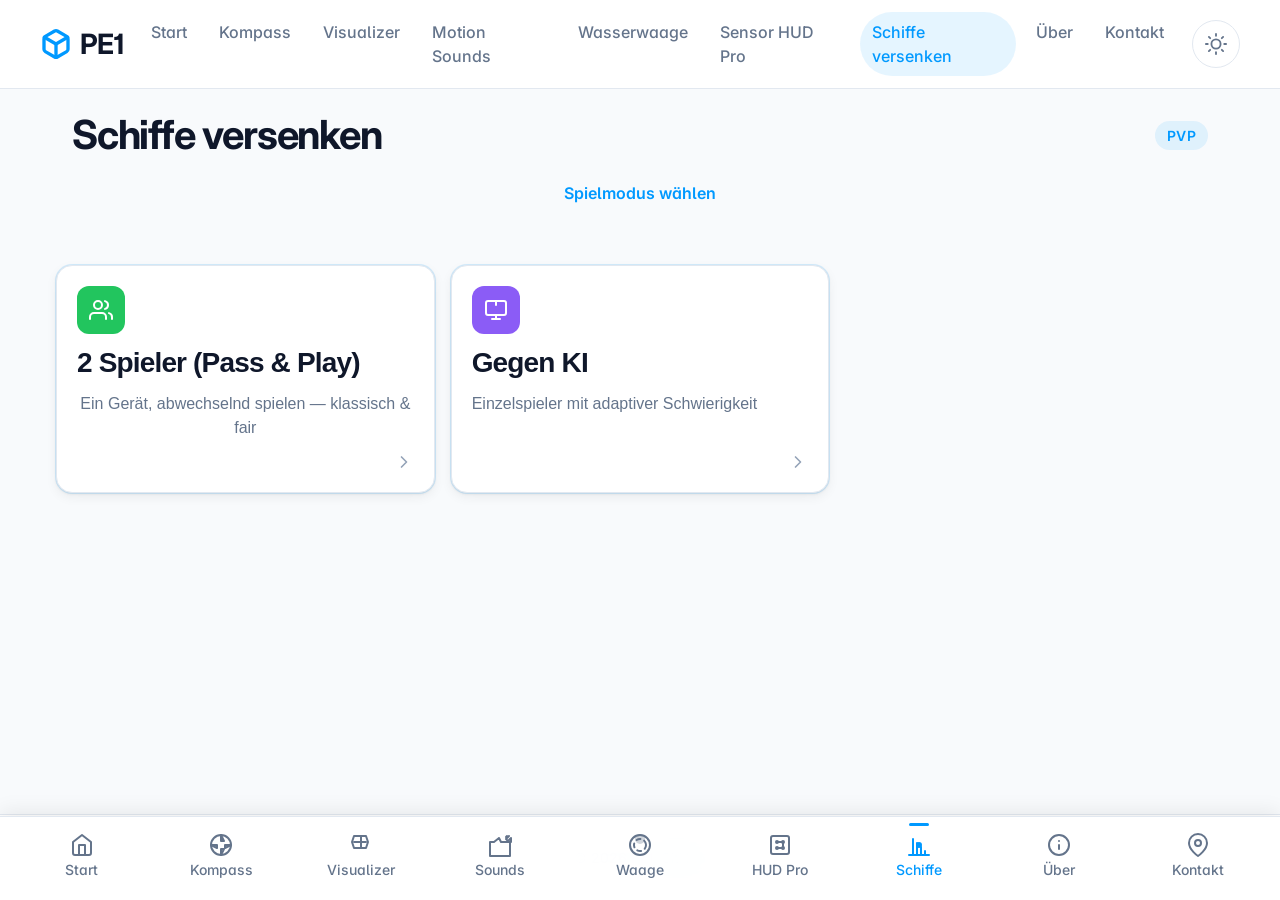
<file: schiffeversenken.html>
<!DOCTYPE html>
<html lang="de">
<head>
  <meta charset="UTF-8">
  <meta name="viewport" content="width=device-width, initial-scale=1.0, viewport-fit=cover">
  <meta name="theme-color" content="#0099ff">
  <meta name="description" content="Schiffe versenken — 2 Spieler oder gegen KI">
  <title>Schiffe versenken — PE1</title>
  <link rel="manifest" href="manifest.json">
  <link rel="apple-touch-icon" href="icons/icon-192.png">
  <link rel="icon" type="image/png" sizes="192x192" href="icons/icon-192.png">
  <link rel="icon" type="image/png" sizes="512x512" href="icons/icon-512.png">
  <meta name="apple-mobile-web-app-capable" content="yes">
  <meta name="apple-mobile-web-app-status-bar-style" content="default">
  <meta name="apple-mobile-web-app-title" content="PE1">
  <link rel="preconnect" href="https://fonts.googleapis.com">
  <link rel="preconnect" href="https://fonts.gstatic.com" crossorigin>
  <link href="https://fonts.googleapis.com/css2?family=Inter:wght@300;400;500;600;700&family=Azeret+Mono:wght@400;500&display=swap" rel="stylesheet">
  <link rel="stylesheet" href="styles.css">
  <style>
    /* ===== SCHIFFE VERSENKEN SPECIFIC STYLES ===== */
    .game-header { padding: var(--space-4) var(--space-4) var(--space-2); }
    .game-title-row { display: flex; align-items: center; justify-content: space-between; gap: var(--space-3); flex-wrap: wrap; margin-bottom: var(--space-4); }
    .game-title { font-size: var(--text-h2); font-weight: 700; letter-spacing: var(--tracking-tight); color: var(--color-text); }
    .mode-badge { font-size: var(--text-caption); font-weight: 600; padding: var(--space-1) var(--space-3); border-radius: var(--radius-pill); background: var(--color-accent-soft); color: var(--color-accent); text-transform: uppercase; letter-spacing: var(--tracking-wide); }
    .mode-badge.ai { background: rgba(139,92,246,0.15); color: #a78bfa; }
    .mode-badge.pvp { background: rgba(34,197,94,0.15); color: #4ade80; }

    .game-status { min-height: 28px; font-size: var(--text-body-sm); color: var(--color-text-muted); text-align: center; }
    .game-status.active { color: var(--color-accent); font-weight: 600; }
    .game-status.win { color: var(--color-success); font-weight: 700; }
    .game-status.lose { color: var(--color-error); font-weight: 700; }

    /* Board Container */
    .boards-container { display: flex; flex-direction: column; gap: var(--space-6); padding: 0 var(--space-4) var(--space-6); }
    @media (min-width: 768px) { .boards-container { flex-direction: row; justify-content: center; align-items: flex-start; } }

    .board-wrapper { flex: 1; min-width: 0; display: flex; flex-direction: column; align-items: center; gap: var(--space-3); }
    .board-label { font-size: var(--text-body-sm); font-weight: 600; color: var(--color-text-muted); text-transform: uppercase; letter-spacing: var(--tracking-wide); }
    .board-label.current { color: var(--color-accent); }

    .board { display: grid; gap: 2px; background: var(--color-border); border: 2px solid var(--color-border); border-radius: var(--radius-md); touch-action: none; }
    .board.small { grid-template-columns: repeat(6, 1fr); grid-template-rows: repeat(6, 1fr); }
    .board.medium { grid-template-columns: repeat(8, 1fr); grid-template-rows: repeat(8, 1fr); }
    .board.large { grid-template-columns: repeat(10, 1fr); grid-template-rows: repeat(10, 1fr); }

    .cell {
      aspect-ratio: 1;
      background: var(--color-surface);
      border: none;
      display: flex;
      align-items: center;
      justify-content: center;
      transition: all var(--duration-fast) var(--ease-out);
      position: relative;
    }
    .cell:active { transform: scale(0.95); }
    .cell:hover:not(.disabled) { background: var(--color-surface-hover); }
    .cell.disabled { pointer-events: none; opacity: 0.5; }

    /* Cell States */
    .cell.ship { background: linear-gradient(135deg, #374151 0%, #1f2937 100%); }
    .cell.hit { background: var(--color-error); box-shadow: inset 0 0 0 2px #fff, 0 0 10px rgba(239,68,68,0.5); }
    .cell.hit::after { content: ''; position: absolute; width: 60%; height: 60%; background: radial-gradient(circle at 30% 30%, #fff 0%, transparent 70%); border-radius: 50%; pointer-events: none; }
    .cell.miss { background: var(--color-surface); }
    .cell.miss::before { content: ''; position: absolute; width: 30%; height: 30%; border: 3px solid var(--color-text-muted); border-radius: 50%; pointer-events: none; }
    .cell.sunk { background: #7f1d1d; box-shadow: inset 0 0 0 2px #ef4444, 0 0 15px rgba(239,68,68,0.6); }
    .cell.sunk::after { content: '💀'; font-size: 1.2em; }

    /* Ship preview during placement */
    .cell.preview { 
      background: var(--color-accent-soft); 
      border: 2px dashed var(--color-accent);
      box-shadow: inset 0 0 0 1px var(--color-accent), 0 0 8px var(--color-accent-glow);
      z-index: 10;
    }
    .cell.preview.invalid { 
      background: rgba(239,68,68,0.2); 
      border-color: var(--color-error);
      box-shadow: inset 0 0 0 1px var(--color-error), 0 0 8px rgba(239,68,68,0.3);
    }
    
    /* Orientation indicator on preview */
    .cell.preview:first-child::before {
      content: '';
      position: absolute;
      top: 2px;
      left: 2px;
      right: 2px;
      bottom: 2px;
      border: 1px solid var(--color-accent);
      border-radius: 2px;
      pointer-events: none;
    }

    /* Ship Legend */
    .fleet-panel { background: var(--color-surface); border: 1px solid var(--color-border); border-radius: var(--radius-lg); padding: var(--space-4); box-shadow: var(--shadow-card); }
    .fleet-title { font-size: var(--text-body-sm); font-weight: 700; color: var(--color-text); margin-bottom: var(--space-3); text-transform: uppercase; letter-spacing: var(--tracking-wide); display: flex; align-items: center; gap: var(--space-2); }
    .fleet-title .ship-count { font-size: var(--text-caption); color: var(--color-text-muted); font-weight: 400; }
    .fleet-list { display: flex; flex-direction: column; gap: var(--space-2); }
    .fleet-ship { display: flex; align-items: center; gap: var(--space-3); padding: var(--space-3) var(--space-4); background: var(--color-surface-hover); border: 1px solid var(--color-border); border-radius: var(--radius-md); font-size: var(--text-body-sm); font-family: var(--font-mono); color: var(--color-text-muted); transition: all var(--duration-fast); min-height: 56px; }
    .fleet-ship.placed { background: rgba(34,197,94,0.1); border-color: var(--color-success); color: var(--color-success); }
    .fleet-ship.sunk { background: rgba(239,68,68,0.1); border-color: var(--color-error); color: var(--color-error); text-decoration: line-through; }
    .fleet-ship.current { background: var(--color-accent-soft); border-color: var(--color-accent); color: var(--color-accent); box-shadow: 0 0 0 1px var(--color-accent-glow), var(--shadow-card); animation: pulse 1.5s infinite; }
    .fleet-ship .ship-visual { display: flex; gap: 3px; flex-shrink: 0; }
    .fleet-ship .ship-segment { width: 28px; height: 28px; background: var(--color-border); border-radius: 4px; display: flex; align-items: center; justify-content: center; font-size: var(--text-caption); font-weight: 700; color: var(--color-text-subtle); border: 2px solid transparent; }
    .fleet-ship .ship-segment.filled { background: #374151; color: var(--color-text); border-color: #4b5563; }
    .fleet-ship.placed .ship-segment.filled { background: var(--color-success); color: white; border-color: #16a34a; }
    .fleet-ship.sunk .ship-segment.filled { background: var(--color-error); color: white; border-color: #dc2626; }
    .fleet-ship.current .ship-segment.filled { background: var(--color-accent-soft); color: var(--color-accent); border-color: var(--color-accent); }
    .fleet-ship .ship-info { flex: 1; display: flex; flex-direction: column; gap: 2px; min-width: 0; }
    .fleet-ship .ship-name { font-weight: 600; font-family: var(--font-sans); font-size: var(--text-body-sm); }
    .fleet-ship .ship-length { font-size: var(--text-caption); color: var(--color-text-muted); }
    .fleet-ship.current .ship-length { color: var(--color-accent); }
    .fleet-ship .ship-status { font-size: var(--text-caption); font-weight: 600; text-transform: uppercase; letter-spacing: var(--tracking-wide); }
    .fleet-ship.placed .ship-status { color: var(--color-success); }
    .fleet-ship.current .ship-status { color: var(--color-accent); animation: blink 1s infinite; }
    @keyframes blink { 0%, 100% { opacity: 1; } 50% { opacity: 0.5; } }

    /* Controls */
    .placement-controls { display: flex; flex-wrap: wrap; gap: var(--space-3); justify-content: center; margin-top: var(--space-4); }
    .rotate-btn { min-width: 120px; }

    /* Floating rotate button - always visible during placement */
    .board-wrapper { position: relative; }
    .rotate-btn-floating {
      position: absolute;
      bottom: calc(100% + var(--space-3));
      left: 50%;
      transform: translateX(-50%);
      display: inline-flex;
      align-items: center;
      gap: var(--space-2);
      padding: var(--space-2) var(--space-4);
      background: var(--color-accent);
      color: white;
      border: none;
      border-radius: var(--radius-pill);
      font-weight: 600;
      font-size: var(--text-body-sm);
      box-shadow: 0 4px 16px rgba(0,153,255,0.4), 0 0 0 1px var(--color-accent-glow);
      white-space: nowrap;
      z-index: 20;
      transition: all var(--duration-fast) var(--ease-out);
      min-height: var(--touch-target-lg);
    }
    .rotate-btn-floating:hover:not(:disabled) { 
      background: var(--color-accent-hover); 
      box-shadow: 0 6px 20px rgba(0,153,255,0.5), 0 0 0 1px var(--color-accent-glow);
      transform: translateX(-50%) translateY(-2px);
    }
    .rotate-btn-floating:active:not(:disabled) { 
      background: var(--color-accent-pressed); 
      transform: translateX(-50%) scale(0.98);
    }
    .rotate-btn-floating kbd {
      background: rgba(255,255,255,0.2);
      padding: 1px 6px;
      border-radius: var(--radius-sm);
      font-size: 0.75em;
      font-family: var(--font-mono);
    }
    .rotate-btn-floating:focus-visible {
      outline: none;
      box-shadow: 0 0 0 3px var(--color-accent-ring), 0 4px 16px rgba(0,153,255,0.4);
    }
    @media (max-width: 480px) {
      .rotate-btn-floating {
        padding: var(--space-2) var(--space-3);
        font-size: var(--text-caption);
        gap: var(--space-1);
      }
      .rotate-btn-floating span { display: none; }
    }

    /* Turn Indicator */
    .turn-indicator { display: flex; align-items: center; justify-content: center; gap: var(--space-3); padding: var(--space-3) var(--space-5); background: var(--color-surface); border: 1px solid var(--color-border); border-radius: var(--radius-pill); margin: 0 auto var(--space-4); max-width: 320px; font-size: var(--text-body-sm); font-weight: 600; }
    .turn-dot { width: 10px; height: 10px; border-radius: 50%; background: var(--color-border); transition: all var(--duration-normal); }
    .turn-dot.active { background: var(--color-accent); box-shadow: 0 0 8px var(--color-accent); animation: pulse 1.5s infinite; }
    .turn-text { color: var(--color-text-muted); }
    .turn-text.active { color: var(--color-accent); }

    /* AI Thinking */
    .ai-thinking { display: none; align-items: center; justify-content: center; gap: var(--space-2); padding: var(--space-2) var(--space-4); color: var(--color-accent); font-size: var(--text-body-sm); font-weight: 500; }
    .ai-thinking.visible { display: flex; }
    .ai-spinner { width: 16px; height: 16px; border: 2px solid var(--color-accent-glow); border-top-color: var(--color-accent); border-radius: 50%; animation: spin 0.8s linear infinite; }
    @keyframes spin { to { transform: rotate(360deg); } }

    /* Modal */
    .modal { position: fixed; inset: 0; background: rgba(0,0,0,0.7); backdrop-filter: blur(8px); display: flex; align-items: center; justify-content: center; padding: var(--space-4); z-index: 1000; opacity: 0; visibility: hidden; transition: all var(--duration-normal) var(--ease-out); }
    .modal.visible { opacity: 1; visibility: visible; }
    .modal-content { background: var(--color-surface); border-radius: var(--radius-xl); padding: var(--space-6); max-width: 360px; width: 100%; text-align: center; transform: scale(0.9); transition: transform var(--duration-normal) var(--ease-spring); box-shadow: var(--shadow-float); }
    .modal.visible .modal-content { transform: scale(1); }
    .modal-icon { width: 64px; height: 64px; margin: 0 auto var(--space-4); display: flex; align-items: center; justify-content: center; background: var(--color-accent-soft); border-radius: 50%; color: var(--color-accent); }
    .modal-icon svg { width: 32px; height: 32px; }
    .modal-icon.win { background: rgba(34,197,94,0.15); color: var(--color-success); }
    .modal-icon.lose { background: rgba(239,68,68,0.15); color: var(--color-error); }
    .modal h2 { font-size: var(--text-h2); margin-bottom: var(--space-2); letter-spacing: var(--tracking-tight); }
    .modal p { color: var(--color-text-muted); margin-bottom: var(--space-5); font-size: var(--text-body-sm); }
    .modal .btn { width: 100%; }

    /* Stats */
    .stats-row { display: flex; justify-content: center; gap: var(--space-4); margin-top: var(--space-3); font-size: var(--text-caption); color: var(--color-text-muted); font-family: var(--font-mono); }
    .stat { display: flex; align-items: center; gap: var(--space-1); }
    .stat-value { font-weight: 700; color: var(--color-text); }

    /* Placement Help */
    .placement-help { font-size: var(--text-caption); color: var(--color-text-subtle); text-align: center; margin-top: var(--space-2); padding: var(--space-2); background: var(--color-surface-hover); border-radius: var(--radius-md); line-height: 1.6; }
    .placement-help kbd { background: var(--color-surface); border: 1px solid var(--color-border); padding: 1px 6px; border-radius: var(--radius-sm); font-family: var(--font-mono); font-size: 0.85em; }

    /* Responsive Board Sizing */
    @media (max-width: 480px) {
      .board.small { grid-template-columns: repeat(6, minmax(0, 36px)); grid-template-rows: repeat(6, minmax(0, 36px)); }
      .board.medium { grid-template-columns: repeat(8, minmax(0, 28px)); grid-template-rows: repeat(8, minmax(0, 28px)); }
      .board.large { grid-template-columns: repeat(10, minmax(0, 24px)); grid-template-rows: repeat(10, minmax(0, 24px)); }
      .fleet-ship .ship-segment { width: 22px; height: 22px; font-size: 10px; }
    }
    @media (min-width: 481px) and (max-width: 768px) {
      .board.small { grid-template-columns: repeat(6, minmax(0, 44px)); grid-template-rows: repeat(6, minmax(0, 44px)); }
      .board.medium { grid-template-columns: repeat(8, minmax(0, 36px)); grid-template-rows: repeat(8, minmax(0, 36px)); }
      .board.large { grid-template-columns: repeat(10, minmax(0, 30px)); grid-template-rows: repeat(10, minmax(0, 30px)); }
    }
    @media (min-width: 769px) {
      .board.small { grid-template-columns: repeat(6, 48px); grid-template-rows: repeat(6, 48px); }
      .board.medium { grid-template-columns: repeat(8, 40px); grid-template-rows: repeat(8, 40px); }
      .board.large { grid-template-columns: repeat(10, 36px); grid-template-rows: repeat(10, 36px); }
    }
  </style>
</head>
<body>
  <!-- No-flash theme script (inline IIFE) -->
  <script>(function(){try{var t=localStorage.getItem('pe1-theme');if(t){document.documentElement.setAttribute('data-theme',t)}else if(window.matchMedia('(prefers-color-scheme: dark)').matches){document.documentElement.setAttribute('data-theme','dark')}}catch(e){}})();</script>

  <!-- Top Nav (Desktop) -->
  <header class="nav-top">
    <div class="nav-top-inner">
      <a href="index.html" class="nav-brand" aria-label="PE1 Startseite">
        <svg viewBox="0 0 24 24" fill="none" stroke="currentColor" stroke-width="2.5" stroke-linecap="round" stroke-linejoin="round" aria-hidden="true">
          <path d="M21 16V8a2 2 0 0 0-1-1.73l-7-4a2 2 0 0 0-2 0l-7 4A2 2 0 0 0 3 8v8a2 2 0 0 0 1 1.73l7 4a2 2 0 0 0 2 0l7-4A2 2 0 0 0 21 16z"/>
          <polyline points="3.27 6.96 12 12.01 20.73 6.96"/>
          <line x1="12" y1="22.08" x2="12" y2="12"/>
        </svg>
        PE1
      </a>
      <nav class="nav-links" aria-label="Hauptnavigation">
        <a href="index.html" class="nav-link">Start</a>
        <a href="compass.html" class="nav-link">Kompass</a>
        <a href="visualizer.html" class="nav-link">Visualizer</a>
        <a href="motion-sounds.html" class="nav-link">Motion Sounds</a>
        <a href="wasserwaage.html" class="nav-link">Wasserwaage</a>
        <a href="sensors.html" class="nav-link">Sensor HUD Pro</a>
        <a href="schiffeversenken.html" class="nav-link active" aria-current="page">Schiffe versenken</a>
        <a href="about.html" class="nav-link">Über</a>
        <a href="contact.html" class="nav-link">Kontakt</a>
      </nav>
      <button class="theme-toggle" id="themeToggle" aria-label="Design-Modus wechseln" title="Theme wechseln">
        <svg class="moon" viewBox="0 0 24 24" fill="none" stroke="currentColor" stroke-width="2" stroke-linecap="round" stroke-linejoin="round" aria-hidden="true">
          <path d="M21 12.79A9 9 0 1 1 11.21 3 7 7 0 0 0 21 12.79z"/>
        </svg>
        <svg class="sun" viewBox="0 0 24 24" fill="none" stroke="currentColor" stroke-width="2" stroke-linecap="round" stroke-linejoin="round" aria-hidden="true">
          <circle cx="12" cy="12" r="5"/>
          <line x1="12" y1="1" x2="12" y2="3"/>
          <line x1="12" y1="21" x2="12" y2="23"/>
          <line x1="4.22" y1="4.22" x2="5.64" y2="5.64"/>
          <line x1="18.36" y1="18.36" x2="19.78" y2="19.78"/>
          <line x1="1" y1="12" x2="3" y2="12"/>
          <line x1="21" y1="12" x2="23" y2="12"/>
          <line x1="4.22" y1="19.78" x2="5.64" y2="18.36"/>
          <line x1="18.36" y1="5.64" x2="19.78" y2="4.22"/>
        </svg>
      </button>
    </div>
  </header>

  <!-- Main Content -->
  <main>
    <div class="container">
      <header class="game-header">
        <div class="game-title-row">
          <h1 class="game-title">Schiffe versenken</h1>
          <span class="mode-badge" id="modeBadge">PvP</span>
        </div>
        <div class="game-status active" id="gameStatus" aria-live="polite">Spielmodus wählen</div>
      </header>

      <!-- Mode Selection -->
      <section class="section" id="modeSelection" aria-labelledby="modeTitle">
        <h2 id="modeTitle" class="sr-only">Spielmodus</h2>
        <div class="features">
          <button class="feature-card card card-ring slide-up stagger-1 btn-accent btn-full touch-target-lg haptic-tap" id="modePvP" role="listitem">
            <div class="feature-icon feature-icon--green" aria-hidden="true">
              <svg viewBox="0 0 24 24" fill="none" stroke="currentColor" stroke-width="2" stroke-linecap="round" stroke-linejoin="round">
                <path d="M17 21v-2a4 4 0 0 0-4-4H5a4 4 0 0 0-4 4v2"/>
                <circle cx="9" cy="7" r="4"/>
                <path d="M23 21v-2a4 4 0 0 0-3-3.87"/>
                <path d="M16 3.13a4 4 0 0 1 0 7.75"/>
              </svg>
            </div>
            <h3 class="feature-title">2 Spieler (Pass & Play)</h3>
            <p class="feature-desc">Ein Gerät, abwechselnd spielen — klassisch & fair</p>
            <svg class="feature-arrow" width="20" height="20" viewBox="0 0 24 24" fill="none" stroke="currentColor" stroke-width="2" stroke-linecap="round" stroke-linejoin="round" aria-hidden="true"><path d="M9 18l6-6-6-6"/></svg>
          </button>
          <button class="feature-card card card-ring slide-up stagger-2 btn-accent btn-full touch-target-lg haptic-tap" id="modeAI" role="listitem">
            <div class="feature-icon feature-icon--purple" aria-hidden="true">
              <svg viewBox="0 0 24 24" fill="none" stroke="currentColor" stroke-width="2" stroke-linecap="round" stroke-linejoin="round">
                <rect x="2" y="3" width="20" height="14" rx="2"/>
                <path d="M8 17h8"/>
                <path d="M12 17v4"/>
                <path d="M8 21h8"/>
                <path d="M12 3v4"/>
              </svg>
            </div>
            <h3 class="feature-title">Gegen KI</h3>
            <p class="feature-desc">Einzelspieler mit adaptiver Schwierigkeit</p>
            <svg class="feature-arrow" width="20" height="20" viewBox="0 0 24 24" fill="none" stroke="currentColor" stroke-width="2" stroke-linecap="round" stroke-linejoin="round" aria-hidden="true"><path d="M9 18l6-6-6-6"/></svg>
          </button>
        </div>
      </section>

      <!-- Board Size Selection -->
      <section class="section hidden" id="sizeSelection" aria-labelledby="sizeTitle">
        <h2 id="sizeTitle" class="sr-only">Brettgröße</h2>
        <div class="game-status" id="sizeStatus">Brettgröße wählen</div>
        <div class="features" id="sizeOptions">
          <button class="feature-card card card-ring slide-up stagger-1 btn-full touch-target-lg haptic-tap size-option" data-size="small" role="listitem">
            <div class="feature-icon feature-icon--blue" aria-hidden="true">
              <svg viewBox="0 0 24 24" fill="none" stroke="currentColor" stroke-width="2" stroke-linecap="round" stroke-linejoin="round">
                <rect x="3" y="3" width="18" height="18" rx="2"/>
                <path d="M9 9h6v6M15 9v6M9 15h6"/>
              </svg>
            </div>
            <h3 class="feature-title">6×6 (Schnell)</h3>
            <p class="feature-desc">3 Schiffe • ~3 Min • Ideal für Phone</p>
            <svg class="feature-arrow" width="20" height="20" viewBox="0 0 24 24" fill="none" stroke="currentColor" stroke-width="2" stroke-linecap="round" stroke-linejoin="round" aria-hidden="true"><path d="M9 18l6-6-6-6"/></svg>
          </button>
          <button class="feature-card card card-ring slide-up stagger-2 btn-full touch-target-lg haptic-tap size-option" data-size="medium" role="listitem">
            <div class="feature-icon feature-icon--orange" aria-hidden="true">
              <svg viewBox="0 0 24 24" fill="none" stroke="currentColor" stroke-width="2" stroke-linecap="round" stroke-linejoin="round">
                <rect x="2" y="2" width="20" height="20" rx="2"/>
                <path d="M8 8h8v8M16 8v8M8 16h8"/>
              </svg>
            </div>
            <h3 class="feature-title">8×8 (Standard)</h3>
            <p class="feature-desc">5 Schiffe • ~8 Min • Balanciert</p>
            <svg class="feature-arrow" width="20" height="20" viewBox="0 0 24 24" fill="none" stroke="currentColor" stroke-width="2" stroke-linecap="round" stroke-linejoin="round" aria-hidden="true"><path d="M9 18l6-6-6-6"/></svg>
          </button>
          <button class="feature-card card card-ring slide-up stagger-3 btn-full touch-target-lg haptic-tap size-option" data-size="large" role="listitem">
            <div class="feature-icon feature-icon--purple" aria-hidden="true">
              <svg viewBox="0 0 24 24" fill="none" stroke="currentColor" stroke-width="2" stroke-linecap="round" stroke-linejoin="round">
                <rect x="1" y="1" width="22" height="22" rx="2"/>
                <path d="M7 7h10v10M17 7v10M7 17h10"/>
              </svg>
            </div>
            <h3 class="feature-title">10×10 (Klassisch)</h3>
            <p class="feature-desc">5 Schiffe • ~15 Min • Volles Erlebnis</p>
            <svg class="feature-arrow" width="20" height="20" viewBox="0 0 24 24" fill="none" stroke="currentColor" stroke-width="2" stroke-linecap="round" stroke-linejoin="round" aria-hidden="true"><path d="M9 18l6-6-6-6"/></svg>
          </button>
        </div>
      </section>

      <!-- Placement Phase -->
      <section class="section hidden" id="placementPhase" aria-labelledby="placementTitle">
        <h2 id="placementTitle" class="sr-only">Schiffe platzieren</h2>
        <div class="turn-indicator" id="placementIndicator">
          <span class="turn-dot active" id="placementDot"></span>
          <span class="turn-text active" id="placementText">Spieler 1: Schiffe platzieren</span>
        </div>
        <div class="game-status" id="placementStatus">Tippe ein Feld, dann drehen & bestätigen</div>

        <div class="boards-container">
          <div class="board-wrapper">
            <div class="board-label current" id="myBoardLabel">Dein Brett</div>
            <div class="board small" id="myBoard" role="grid" aria-label="Deine Schiffe"></div>
            <button class="btn btn-primary rotate-btn-floating haptic-tap" id="rotateBtn" type="button" aria-label="Schiff drehen">
              <svg width="22" height="22" viewBox="0 0 24 24" fill="none" stroke="currentColor" stroke-width="2.5" stroke-linecap="round" stroke-linejoin="round" aria-hidden="true"><path d="M23 4v6h-6"/><path d="M1 20v-6h6"/><path d="M3.51 9a9 9 0 0 1 14.85-3.36L23 10M1 14l4.64 4.36A9 9 0 0 0 20.49 15"/></svg>
              <span>Drehen</span>
              <kbd>R</kbd>
            </button>
          </div>
        </div>

        <div class="fleet-panel" id="fleetPanel" aria-label="Flotte">
          <div class="fleet-title">Flotte</div>
          <div class="fleet-list" id="fleetList"></div>
        </div>

        <div class="placement-help" id="placementHelp">
          <strong>So geht's:</strong> Schiff aus der Flotte <strong>aufs Brett ziehen</strong> → <kbd>R</kbd> oder „Drehen“ für Ausrichtung → Loslassen zum Platzieren. <br>Bereits platziertes Schiff <strong>anklicken</strong> zum Entfernen.
        </div>
      </section>

      <!-- Game Phase -->
      <section class="section hidden" id="gamePhase" aria-labelledby="gameTitle">
        <h2 id="gameTitle" class="sr-only">Spiel</h2>
        <div class="turn-indicator" id="turnIndicator">
          <span class="turn-dot" id="myTurnDot"></span>
          <span class="turn-text" id="myTurnText">Dein Zug</span>
          <span class="turn-dot" id="opponentTurnDot"></span>
          <span class="turn-text" id="opponentTurnText">Gegner</span>
        </div>
        <div class="ai-thinking" id="aiThinking">
          <span class="ai-spinner"></span>
          <span>KI denkt...</span>
        </div>
        <div class="game-status active" id="turnStatus" aria-live="polite">Dein Zug — tippe ein Feld</div>

        <div class="placement-help" id="gameHelp" style="margin-top: var(--space-3);">
          <strong>Schießen:</strong> Tippe auf ein Feld im <strong>Gegner-Brett</strong> (rechts). Treffer = nochmal schießen.
        </div>

        <div class="boards-container">
          <div class="board-wrapper">
            <div class="board-label current" id="myBoardLabel2">Dein Brett</div>
            <div class="board small" id="myBoardGame" role="grid" aria-label="Deine Schiffe"></div>
          </div>
          <div class="board-wrapper">
            <div class="board-label" id="opponentBoardLabel">Gegner</div>
            <div class="board small" id="opponentBoard" role="grid" aria-label="Gegnerisches Brett"></div>
          </div>
        </div>

        <div class="stats-row" id="statsRow">
          <div class="stat">Treffer: <span class="stat-value" id="hitsStat">0</span></div>
          <div class="stat">Fehlschüsse: <span class="stat-value" id="missesStat">0</span></div>
          <div class="stat">Versenkt: <span class="stat-value" id="sunkStat">0</span></div>
        </div>
      </section>
    </div>
  </main>

  <!-- Bottom Nav (Mobile/Tablet) -->
  <nav class="nav-bottom" aria-label="Hauptnavigation">
    <a href="index.html" class="nav-item">
      <svg viewBox="0 0 24 24" fill="none" stroke="currentColor" stroke-width="2" stroke-linecap="round" stroke-linejoin="round" aria-hidden="true">
        <path d="M3 9l9-7 9 7v11a2 2 0 0 1-2 2H5a2 2 0 0 1-2-2z"/>
        <polyline points="9 22 9 12 15 12 15 22"/>
      </svg>
      <span>Start</span>
    </a>
    <a href="compass.html" class="nav-item">
      <svg viewBox="0 0 24 24" fill="none" stroke="currentColor" stroke-width="2" stroke-linecap="round" stroke-linejoin="round" aria-hidden="true">
        <circle cx="12" cy="12" r="10"/>
        <polygon points="12 2 15 8 12 8"/>
        <polygon points="12 22 15 16 12 16"/>
        <polygon points="2 12 8 15 8 12"/>
        <polygon points="22 12 16 15 16 12"/>
      </svg>
      <span>Kompass</span>
    </a>
    <a href="visualizer.html" class="nav-item">
      <svg viewBox="0 0 24 24" fill="none" stroke="currentColor" stroke-width="2" stroke-linecap="round" stroke-linejoin="round" aria-hidden="true">
        <polygon points="17 3 5 3 3 9 5 15 17 15 19 9"/>
        <line x1="12" y1="3" x2="12" y2="15"/>
        <line x1="5" y1="9" x2="17" y2="9"/>
      </svg>
      <span>Visualizer</span>
    </a>
    <a href="motion-sounds.html" class="nav-item">
      <svg viewBox="0 0 24 24" fill="none" stroke="currentColor" stroke-width="2" stroke-linecap="round" stroke-linejoin="round" aria-hidden="true">
        <path d="M11 5L6 9H2v14h20V9H13L11 5z"/>
        <path d="M19 3l-1 1"/>
        <path d="M21 3l-3 3 3 3"/>
        <path d="M23 9V5l-2 2"/>
      </svg>
      <span>Sounds</span>
    </a>
    <a href="wasserwaage.html" class="nav-item">
      <svg viewBox="0 0 24 24" fill="none" stroke="currentColor" stroke-width="2" stroke-linecap="round" stroke-linejoin="round" aria-hidden="true">
        <circle cx="12" cy="12" r="10"/>
        <circle cx="12" cy="12" r="6" stroke-dasharray="4 4"/>
        <circle cx="12" cy="6" r="4" fill="currentColor" opacity="0.3"/>
      </svg>
      <span>Waage</span>
    </a>
    <a href="sensors.html" class="nav-item">
      <svg viewBox="0 0 24 24" fill="none" stroke="currentColor" stroke-width="2" stroke-linecap="round" stroke-linejoin="round" aria-hidden="true">
        <rect x="3" y="3" width="18" height="18" rx="2"/>
        <path d="M9 9h6v6M15 9v6M9 15h6"/>
        <circle cx="9" cy="9" r="1" fill="currentColor"/>
        <circle cx="15" cy="9" r="1" fill="currentColor"/>
        <circle cx="9" cy="15" r="1" fill="currentColor"/>
        <circle cx="15" cy="15" r="1" fill="currentColor"/>
      </svg>
      <span>HUD Pro</span>
    </a>
    <a href="schiffeversenken.html" class="nav-item active" aria-current="page">
      <svg viewBox="0 0 24 24" fill="none" stroke="currentColor" stroke-width="2" stroke-linecap="round" stroke-linejoin="round" aria-hidden="true">
        <path d="M2 22h20"/>
        <path d="M6 22v-16"/>
        <path d="M10 22v-12"/>
        <path d="M14 22v-8"/>
        <path d="M18 22v-4"/>
        <circle cx="12" cy="12" r="2" fill="currentColor"/>
      </svg>
      <span>Schiffe</span>
    </a>
    <a href="about.html" class="nav-item">
      <svg viewBox="0 0 24 24" fill="none" stroke="currentColor" stroke-width="2" stroke-linecap="round" stroke-linejoin="round" aria-hidden="true">
        <circle cx="12" cy="12" r="10"/>
        <path d="M12 16v-4"/>
        <path d="M12 8h.01"/>
      </svg>
      <span>Über</span>
    </a>
    <a href="contact.html" class="nav-item">
      <svg viewBox="0 0 24 24" fill="none" stroke="currentColor" stroke-width="2" stroke-linecap="round" stroke-linejoin="round" aria-hidden="true">
        <path d="M21 10c0 7-9 13-9 13s-9-6-9-13a9 9 0 0 1 18 0z"/>
        <circle cx="12" cy="10" r="3"/>
      </svg>
      <span>Kontakt</span>
    </a>
  </nav>

  <footer>
    <p>&copy; 2026 PE1. <a href="https://github.com/BavarianOne/PE1" style="color: var(--color-accent); text-decoration: none;">GitHub</a></p>
  </footer>

  <!-- Modals -->
  <div class="modal" id="resultModal" role="dialog" aria-modal="true" aria-labelledby="resultTitle">
    <div class="modal-content">
      <div class="modal-icon" id="resultIcon">
        <svg viewBox="0 0 24 24" fill="none" stroke="currentColor" stroke-width="2" stroke-linecap="round" stroke-linejoin="round"><path d="M22 11.08V12a10 10 0 1 1-5.93-9.14"/><polyline points="22 4 12 14.01 9 11.01"/></svg>
      </div>
      <h2 id="resultTitle">Gewonnen!</h2>
      <p id="resultMessage">Du hast alle gegnerischen Schiffe versenkt.</p>
      <button class="btn btn-accent haptic-tap" id="playAgainBtn" type="button">Nochmal spielen</button>
      <button class="btn btn-frosted haptic-tap" id="newGameBtn" type="button" style="margin-top: var(--space-3);">Neues Spiel</button>
    </div>
  </div>

  <div class="modal" id="switchModal" role="dialog" aria-modal="true" aria-labelledby="switchTitle">
    <div class="modal-content">
      <div class="modal-icon">
        <svg viewBox="0 0 24 24" fill="none" stroke="currentColor" stroke-width="2" stroke-linecap="round" stroke-linejoin="round"><circle cx="12" cy="12" r="10"/><path d="M12 6v6l4 2"/></svg>
      </div>
      <h2 id="switchTitle">Spielerwechsel</h2>
      <p id="switchMessage">Gerät an Spieler 2 übergeben.</p>
      <button class="btn btn-accent haptic-tap" id="continueBtn" type="button">Bereit</button>
    </div>
  </div>

  <script src="app.js"></script>
  <script src="schiffeversenken.js"></script>
  <script>
    // Service Worker Registration
    if ('serviceWorker' in navigator) {
      window.addEventListener('load', () => {
        navigator.serviceWorker.register('sw.js', { scope: './' })
          .then(reg => console.log('SW registered:', reg.scope))
          .catch(err => console.error('SW registration failed:', err));
      });
    }
  </script>
</body>
</html>
</file>
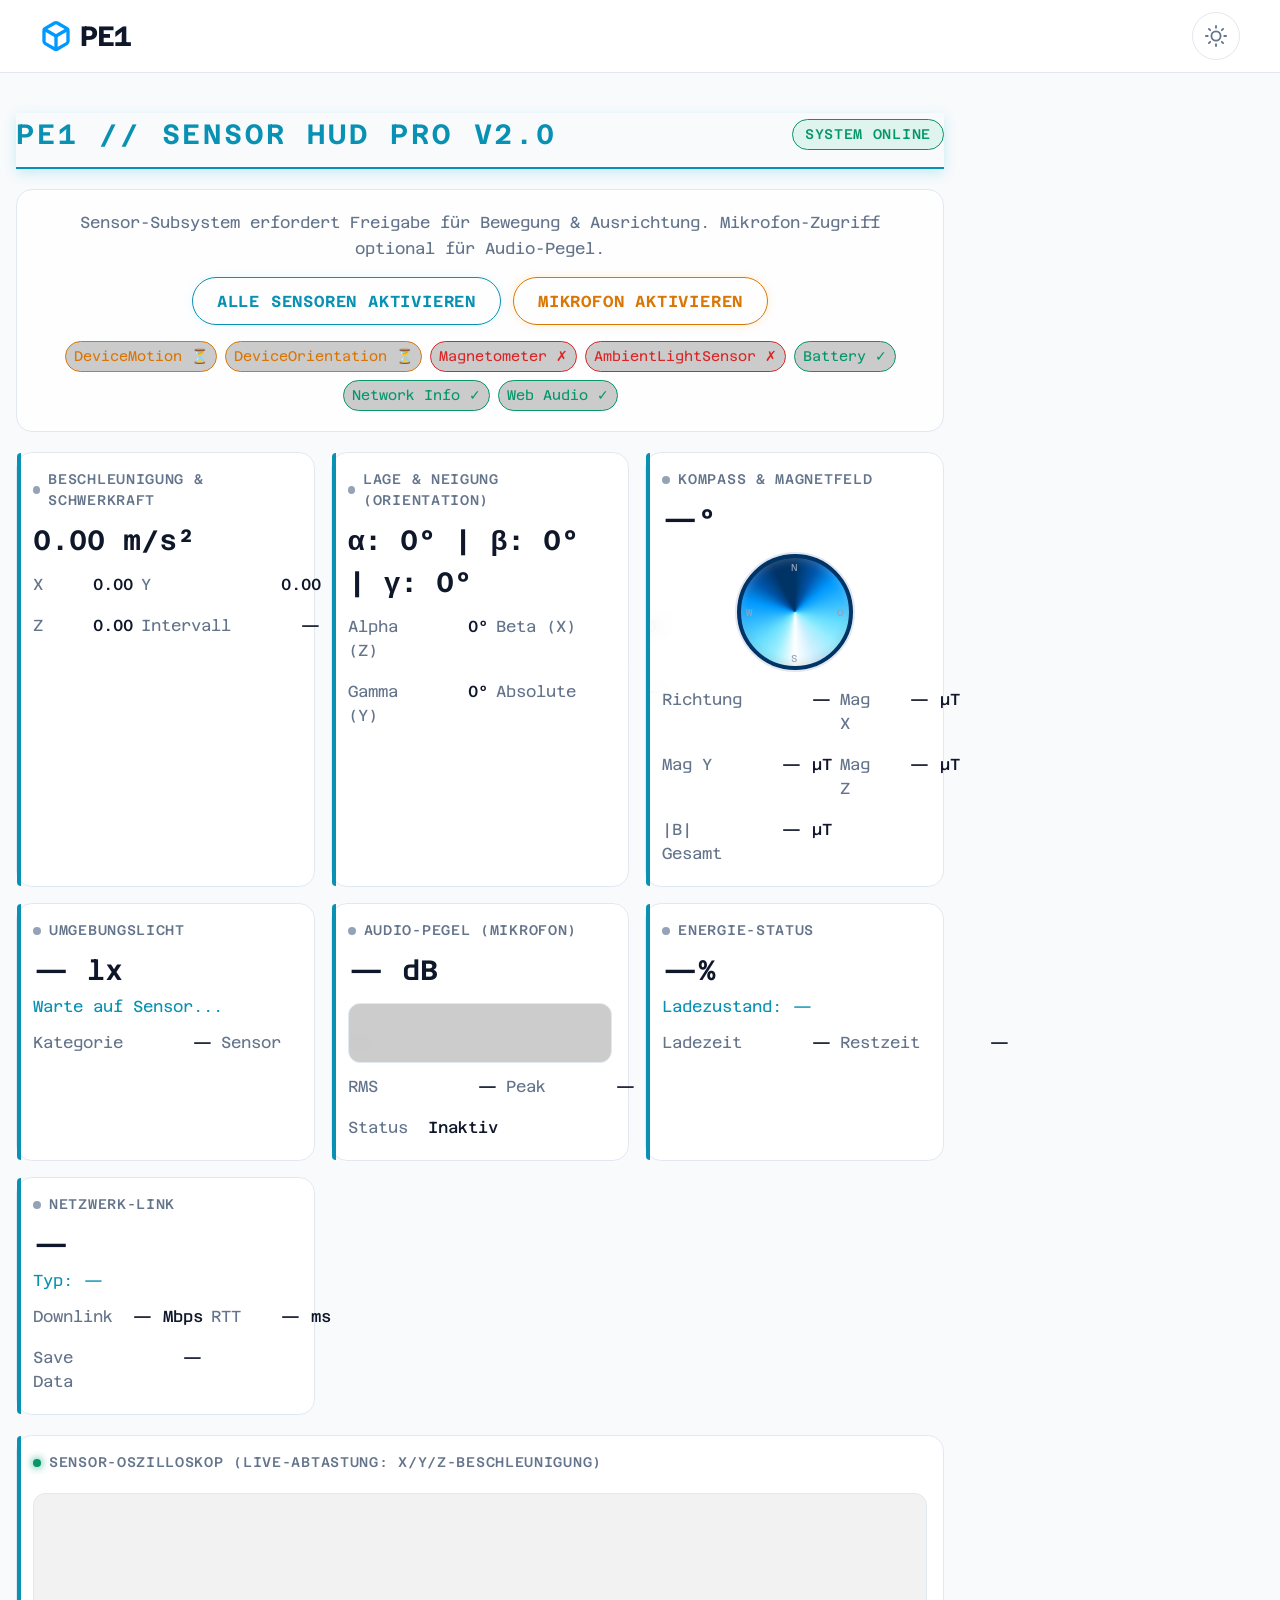
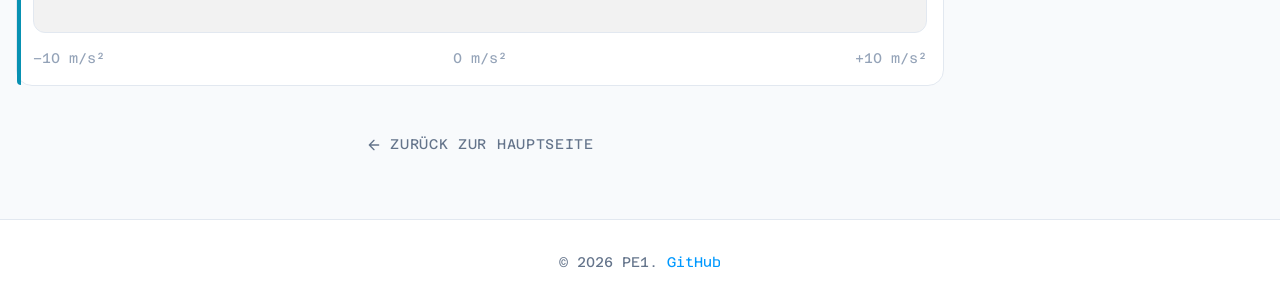
<file: sensors.html>
<!DOCTYPE html>
<html lang="de">
<head>
  <meta charset="UTF-8">
  <meta name="viewport" content="width=device-width, initial-scale=1.0, viewport-fit=cover">
  <meta name="theme-color" content="#0099ff">
  <meta name="description" content="PE1 - Sensor HUD Pro: Alle Hardware-Sensoren in Echtzeit">
  <title>Sensor HUD Pro — PE1</title>
  <link rel="manifest" href="manifest.json">
  <link rel="apple-touch-icon" href="icons/icon-192.png">
  <link rel="icon" type="image/png" sizes="192x192" href="icons/icon-192.png">
  <link rel="icon" type="image/png" sizes="512x512" href="icons/icon-512.png">
  <meta name="apple-mobile-web-app-capable" content="yes">
  <meta name="apple-mobile-web-app-status-bar-style" content="default">
  <meta name="apple-mobile-web-app-title" content="PE1">
  <link rel="preconnect" href="https://fonts.googleapis.com">
  <link rel="preconnect" href="https://fonts.gstatic.com" crossorigin>
  <link href="https://fonts.googleapis.com/css2?family=Inter:wght@300;400;500;600;700&family=Azeret+Mono:wght@400;500&display=swap" rel="stylesheet">
  <link rel="stylesheet" href="styles.css">
  <style>
    :root {
      --hud-bg: #030712;
      --hud-panel: rgba(17, 24, 39, 0.7);
      --hud-border: #1f2937;
      --hud-green: #10b981;
      --hud-cyan: #06b6d4;
      --hud-amber: #f59e0b;
      --hud-red: #ef4444;
      --hud-glow: rgba(6, 182, 212, 0.3);
      --hud-glow-green: rgba(16, 185, 129, 0.3);
      --hud-glow-amber: rgba(245, 158, 11, 0.3);
      --hud-text: #f3f4f6;
      --hud-muted: #9ca3af;
      --hud-dim: #6b7280;
    }

    [data-theme="light"] {
      --hud-bg: #f8fafc;
      --hud-panel: rgba(255, 255, 255, 0.9);
      --hud-border: #e2e8f0;
      --hud-green: #059669;
      --hud-cyan: #0891b2;
      --hud-amber: #d97706;
      --hud-red: #dc2626;
      --hud-glow: rgba(6, 182, 212, 0.2);
      --hud-glow-green: rgba(16, 185, 129, 0.2);
      --hud-glow-amber: rgba(245, 158, 11, 0.2);
      --hud-text: #0f172a;
      --hud-muted: #64748b;
      --hud-dim: #94a3b8;
    }

    body.hud-page {
      background: var(--hud-bg);
      color: var(--hud-text);
      font-family: var(--font-mono);
    }

    .hud-container {
      max-width: 960px;
      width: 100%;
      padding: var(--space-4);
    }

    .hud-header {
      display: flex;
      justify-content: space-between;
      align-items: center;
      border-bottom: 2px solid var(--hud-cyan);
      padding-bottom: var(--space-3);
      margin-bottom: var(--space-5);
      box-shadow: 0 4px 12px var(--hud-glow);
      flex-wrap: wrap;
      gap: var(--space-3);
    }

    .hud-header h1 {
      font-size: var(--text-h3);
      margin: 0;
      letter-spacing: 0.1em;
      color: var(--hud-cyan);
      text-transform: uppercase;
      font-weight: 600;
    }

    .status-badge {
      background: rgba(16, 185, 129, 0.1);
      border: 1px solid var(--hud-green);
      color: var(--hud-green);
      padding: var(--space-1) var(--space-3);
      font-size: var(--text-caption);
      border-radius: var(--radius-pill-sm);
      letter-spacing: 0.05em;
      animation: pulse 2s infinite;
      font-weight: 500;
    }

    @keyframes pulse {
      0% { opacity: 0.6; }
      50% { opacity: 1; }
      100% { opacity: 0.6; }
    }

    .hud-grid {
      display: grid;
      grid-template-columns: repeat(auto-fit, minmax(280px, 1fr));
      gap: var(--space-4);
      margin-bottom: var(--space-5);
    }

    .hud-panel {
      background: var(--hud-panel);
      border: 1px solid var(--hud-border);
      border-radius: var(--radius-lg);
      padding: var(--space-4);
      position: relative;
      backdrop-filter: blur(8px);
      transition: border-color var(--duration-normal), box-shadow var(--duration-normal);
    }

    .hud-panel:hover {
      border-color: var(--hud-cyan);
      box-shadow: 0 0 20px var(--hud-glow);
    }

    .hud-panel.warning {
      border-color: var(--hud-amber);
    }
    .hud-panel.warning:hover {
      box-shadow: 0 0 20px var(--hud-glow-amber);
    }

    .hud-panel.error {
      border-color: var(--hud-red);
    }

    .hud-panel::before {
      content: '';
      position: absolute;
      top: 0; left: 0; width: 4px; height: 100%;
      background: var(--hud-cyan);
      border-top-left-radius: var(--radius-lg);
      border-bottom-left-radius: var(--radius-lg);
    }

    .hud-panel.warning::before { background: var(--hud-amber); }
    .hud-panel.error::before { background: var(--hud-red); }

    .hud-panel-title {
      font-size: var(--text-caption);
      color: var(--hud-muted);
      text-transform: uppercase;
      letter-spacing: 0.05em;
      margin-bottom: var(--space-2);
      font-weight: 500;
      display: flex;
      align-items: center;
      gap: var(--space-2);
    }

    .sensor-indicator {
      width: 8px;
      height: 8px;
      border-radius: 50%;
      background: var(--hud-dim);
      transition: background var(--duration-normal);
    }
    .sensor-indicator.active { background: var(--hud-green); box-shadow: 0 0 8px var(--hud-green); }
    .sensor-indicator.warning { background: var(--hud-amber); box-shadow: 0 0 8px var(--hud-amber); }
    .sensor-indicator.error { background: var(--hud-red); }

    .hud-panel-value {
      font-size: var(--text-h3);
      font-weight: 600;
      color: var(--hud-text);
      font-family: var(--font-mono);
      font-variant-numeric: tabular-nums;
      word-break: break-word;
    }

    .hud-panel-sub {
      font-size: var(--text-body-sm);
      color: var(--hud-cyan);
      margin-top: var(--space-1);
      font-family: var(--font-mono);
      font-variant-numeric: tabular-nums;
    }

    .hud-panel-sub.warning { color: var(--hud-amber); }
    .hud-panel-sub.error { color: var(--hud-red); }

    .hud-action-panel {
      background: var(--hud-panel);
      border: 1px solid var(--hud-border);
      border-radius: var(--radius-lg);
      padding: var(--space-5);
      text-align: center;
      margin-bottom: var(--space-5);
    }

    .hud-btn {
      background: transparent;
      border: 1px solid var(--hud-cyan);
      color: var(--hud-cyan);
      padding: var(--space-3) var(--space-6);
      font-family: var(--font-mono);
      font-size: var(--text-body-sm);
      font-weight: 600;
      letter-spacing: 0.05em;
      border-radius: var(--radius-pill);
      cursor: pointer;
      transition: all var(--duration-fast) var(--ease-out);
      box-shadow: 0 0 10px rgba(6, 182, 212, 0.1);
      text-transform: uppercase;
      min-height: var(--touch-target);
      min-width: var(--touch-target-lg);
    }

    .hud-btn:hover:not(:disabled) {
      background: var(--hud-cyan);
      color: var(--hud-bg);
      box-shadow: 0 0 20px var(--hud-glow);
    }

    .hud-btn:active:not(:disabled) { transform: scale(0.98); }
    .hud-btn:disabled { opacity: 0.5; cursor: not-allowed; }

    .hud-btn.secondary { border-color: var(--hud-amber); color: var(--hud-amber); box-shadow: 0 0 10px var(--hud-glow-amber); }
    .hud-btn.secondary:hover:not(:disabled) { background: var(--hud-amber); color: var(--hud-bg); box-shadow: 0 0 20px var(--hud-glow-amber); }

    .hud-permission-text {
      margin: 0 0 var(--space-4);
      font-size: var(--text-body-sm);
      color: var(--hud-muted);
      line-height: 1.6;
    }

    .hud-canvas {
      width: 100%;
      height: 140px;
      background: rgba(0, 0, 0, 0.3);
      border: 1px solid var(--hud-border);
      border-radius: var(--radius-md);
      margin-top: var(--space-3);
    }

    [data-theme="light"] .hud-canvas { background: rgba(0, 0, 0, 0.05); }

    .nav-back {
      display: inline-flex;
      align-items: center;
      gap: var(--space-2);
      color: var(--hud-muted);
      text-decoration: none;
      font-size: var(--text-caption);
      letter-spacing: 0.05em;
      margin-top: var(--space-4);
      padding: var(--space-2) var(--space-3);
      border-radius: var(--radius-pill-sm);
      transition: all var(--duration-fast);
    }

    .nav-back:hover { color: var(--hud-cyan); background: rgba(6, 182, 212, 0.1); }

    .scope-legend {
      display: flex;
      justify-content: space-between;
      font-size: var(--text-caption);
      color: var(--hud-dim);
      margin-top: var(--space-2);
      font-family: var(--font-mono);
    }

    .value-row {
      display: flex;
      justify-content: space-between;
      align-items: baseline;
      padding: var(--space-1) 0;
      border-bottom: 1px solid rgba(255,255,255,0.03);
    }
    .value-row:last-child { border-bottom: none; }
    .value-label { color: var(--hud-muted); font-size: var(--text-body-sm); }
    .value-data {
      color: var(--hud-text);
      font-family: var(--font-mono);
      font-weight: 500;
      text-align: right;
      font-variant-numeric: tabular-nums;
      min-width: 9ch;
    }

    .compass-visual {
      width: 120px;
      height: 120px;
      margin: var(--space-3) auto;
      border: 2px solid var(--hud-border);
      border-radius: 50%;
      position: relative;
      background: radial-gradient(circle at center, rgba(6, 182, 212, 0.05), transparent 70%);
    }
    .compass-needle {
      position: absolute;
      top: 50%;
      left: 50%;
      width: 2px;
      height: 50px;
      background: var(--hud-cyan);
      transform-origin: bottom center;
      transform: translate(-50%, -100%) rotate(0deg);
      transition: transform 0.1s linear;
      border-radius: 1px;
    }
    .compass-needle::before {
      content: '';
      position: absolute;
      bottom: 0;
      left: -4px;
      width: 10px;
      height: 10px;
      background: var(--hud-cyan);
      clip-path: polygon(50% 0, 100% 100%, 0 100%);
    }
    .compass-rose {
      position: absolute;
      top: 0; left: 0; right: 0; bottom: 0;
      font-size: 10px;
      color: var(--hud-dim);
      font-family: var(--font-mono);
    }
    .compass-rose span {
      position: absolute;
      transform: translate(-50%, -50%);
    }
    .compass-rose .n { top: 8%; left: 50%; }
    .compass-rose .e { top: 50%; left: 92%; }
    .compass-rose .s { top: 92%; left: 50%; }
    .compass-rose .w { top: 50%; left: 8%; }

    .mic-visual {
      height: 60px;
      display: flex;
      align-items: flex-end;
      justify-content: center;
      gap: 3px;
      margin-top: var(--space-3);
      padding: var(--space-2);
      background: rgba(0,0,0,0.2);
      border-radius: var(--radius-md);
      border: 1px solid var(--hud-border);
    }
    .mic-bar {
      width: 6px;
      background: linear-gradient(to top, var(--hud-cyan), var(--hud-green));
      border-radius: 2px;
      transition: height 0.05s linear;
      min-height: 2px;
    }

    .sensor-grid-compact {
      display: grid;
      grid-template-columns: 1fr 1fr;
      gap: var(--space-2);
      margin-top: var(--space-2);
    }

    @media (prefers-reduced-motion: reduce) {
      .status-badge { animation: none; }
      .hud-btn { transition: none; }
      .compass-needle { transition: none; }
      .mic-bar { transition: none; }
    }

    .api-status {
      display: inline-flex;
      align-items: center;
      gap: var(--space-1);
      font-size: var(--text-caption);
      padding: var(--space-1) var(--space-2);
      border-radius: var(--radius-pill-sm);
      background: rgba(0,0,0,0.2);
      border: 1px solid var(--hud-border);
    }
    .api-status.supported { border-color: var(--hud-green); color: var(--hud-green); }
    .api-status.unsupported { border-color: var(--hud-red); color: var(--hud-red); }
    .api-status.pending { border-color: var(--hud-amber); color: var(--hud-amber); }
  </style>
</head>
<body class="hud-page">

  <!-- Top Nav (Desktop) -->
  <header class="nav-top">
    <div class="nav-top-inner">
      <a href="index.html" class="nav-brand" aria-label="PE1 Startseite">
        <svg viewBox="0 0 24 24" fill="none" stroke="currentColor" stroke-width="2.5" stroke-linecap="round" stroke-linejoin="round" aria-hidden="true">
          <path d="M21 16V8a2 2 0 0 0-1-1.73l-7-4a2 2 0 0 0-2 0l-7 4A2 2 0 0 0 3 8v8a2 2 0 0 0 1 1.73l7 4a2 2 0 0 0 2 0l7-4A2 2 0 0 0 21 16z"/>
          <polyline points="3.27 6.96 12 12.01 20.73 6.96"/>
          <line x1="12" y1="22.08" x2="12" y2="12"/>
        </svg>
        PE1
      </a>
      <button class="theme-toggle" id="themeToggle" aria-label="Design-Modus wechseln" title="Theme wechseln">
        <svg class="moon" viewBox="0 0 24 24" fill="none" stroke="currentColor" stroke-width="2" stroke-linecap="round" stroke-linejoin="round" aria-hidden="true">
          <path d="M21 12.79A9 9 0 1 1 11.21 3 7 7 0 0 0 21 12.79z"/>
        </svg>
        <svg class="sun" viewBox="0 0 24 24" fill="none" stroke="currentColor" stroke-width="2" stroke-linecap="round" stroke-linejoin="round" aria-hidden="true">
          <circle cx="12" cy="12" r="5"/>
          <line x1="12" y1="1" x2="12" y2="3"/>
          <line x1="12" y1="21" x2="12" y2="23"/>
          <line x1="4.22" y1="4.22" x2="5.64" y2="5.64"/>
          <line x1="18.36" y1="18.36" x2="19.78" y2="19.78"/>
          <line x1="1" y1="12" x2="3" y2="12"/>
          <line x1="21" y1="12" x2="23" y2="12"/>
          <line x1="4.22" y1="19.78" x2="5.64" y2="18.36"/>
          <line x1="18.36" y1="5.64" x2="19.78" y2="4.22"/>
        </svg>
      </button>
    </div>
  </header>

  <!-- Main Content -->
  <main style="flex: 1; padding-top: var(--space-6); padding-bottom: var(--space-10);">
    <div class="hud-container">
      <header class="hud-header">
        <h1>PE1 // Sensor HUD Pro v2.0</h1>
        <div class="status-badge" id="systemStatus">SYSTEM ONLINE</div>
      </header>

      <div class="hud-action-panel" id="permissionPanel">
        <p class="hud-permission-text" id="permissionText">Sensor-Subsystem erfordert Freigabe für Bewegung & Ausrichtung. Mikrofon-Zugriff optional für Audio-Pegel.</p>
        <div style="display: flex; gap: var(--space-3); justify-content: center; flex-wrap: wrap;">
          <button class="hud-btn" id="sensorBtn">Alle Sensoren aktivieren</button>
          <button class="hud-btn secondary" id="micBtn">Mikrofon aktivieren</button>
        </div>
        <div id="apiStatus" style="margin-top: var(--space-4); display: flex; flex-wrap: wrap; gap: var(--space-2); justify-content: center;"></div>
      </div>

      <div class="hud-grid">
        <!-- Beschleunigung & Schwerkraft -->
        <div class="hud-panel" id="panelAccel">
          <div class="hud-panel-title">
            <span class="sensor-indicator" id="indAccel"></span>
            Beschleunigung & Schwerkraft
          </div>
          <div class="hud-panel-value" id="valAccelTotal">0.00 m/s²</div>
          <div class="sensor-grid-compact">
            <div class="value-row"><span class="value-label">X</span><span class="value-data" id="valAccelX">0.00</span></div>
            <div class="value-row"><span class="value-label">Y</span><span class="value-data" id="valAccelY">0.00</span></div>
            <div class="value-row"><span class="value-label">Z</span><span class="value-data" id="valAccelZ">0.00</span></div>
            <div class="value-row"><span class="value-label">Intervall</span><span class="value-data" id="valAccelInterval">—</span></div>
          </div>
        </div>

        <!-- Lage & Neigung -->
        <div class="hud-panel" id="panelOrient">
          <div class="hud-panel-title">
            <span class="sensor-indicator" id="indOrient"></span>
            Lage & Neigung (Orientation)
          </div>
          <div class="hud-panel-value" id="valOrientMain">α: 0° | β: 0° | γ: 0°</div>
          <div class="sensor-grid-compact">
            <div class="value-row"><span class="value-label">Alpha (Z)</span><span class="value-data" id="valAlpha">0°</span></div>
            <div class="value-row"><span class="value-label">Beta (X)</span><span class="value-data" id="valBeta">0°</span></div>
            <div class="value-row"><span class="value-label">Gamma (Y)</span><span class="value-data" id="valGamma">0°</span></div>
            <div class="value-row"><span class="value-label">Absolute</span><span class="value-data" id="valAbsolute">—</span></div>
          </div>
        </div>

        <!-- Kompass & Magnetfeld -->
        <div class="hud-panel" id="panelCompass">
          <div class="hud-panel-title">
            <span class="sensor-indicator" id="indCompass"></span>
            Kompass & Magnetfeld
          </div>
          <div class="hud-panel-value" id="valHeading">—°</div>
          <div class="compass-visual" aria-label="Kompass-Visualisierung">
            <div class="compass-needle" id="compassNeedle"></div>
            <div class="compass-rose">
              <span class="n">N</span><span class="e">O</span><span class="s">S</span><span class="w">W</span>
            </div>
          </div>
          <div class="sensor-grid-compact">
            <div class="value-row"><span class="value-label">Richtung</span><span class="value-data" id="valCardinal">—</span></div>
            <div class="value-row"><span class="value-label">Mag X</span><span class="value-data" id="valMagX">— µT</span></div>
            <div class="value-row"><span class="value-label">Mag Y</span><span class="value-data" id="valMagY">— µT</span></div>
            <div class="value-row"><span class="value-label">Mag Z</span><span class="value-data" id="valMagZ">— µT</span></div>
            <div class="value-row"><span class="value-label">|B| Gesamt</span><span class="value-data" id="valMagTotal">— µT</span></div>
          </div>
        </div>

        <!-- Umgebungslicht -->
        <div class="hud-panel" id="panelLight">
          <div class="hud-panel-title">
            <span class="sensor-indicator" id="indLight"></span>
            Umgebungslicht
          </div>
          <div class="hud-panel-value" id="valIlluminance">— lx</div>
          <div class="hud-panel-sub" id="valLightCategory">Warte auf Sensor...</div>
          <div class="sensor-grid-compact">
            <div class="value-row"><span class="value-label">Kategorie</span><span class="value-data" id="valLightCat">—</span></div>
            <div class="value-row"><span class="value-label">Sensor</span><span class="value-data" id="valLightSensor">—</span></div>
          </div>
        </div>

        <!-- Audio-Pegel / Mikrofon -->
        <div class="hud-panel" id="panelAudio">
          <div class="hud-panel-title">
            <span class="sensor-indicator" id="indAudio"></span>
            Audio-Pegel (Mikrofon)
          </div>
          <div class="hud-panel-value" id="valAudioLevel">— dB</div>
          <div class="mic-visual" id="micVisual" aria-label="Audio-Pegel Visualisierung">
            <!-- Bars generated by JS -->
          </div>
          <div class="sensor-grid-compact">
            <div class="value-row"><span class="value-label">RMS</span><span class="value-data" id="valAudioRMS">—</span></div>
            <div class="value-row"><span class="value-label">Peak</span><span class="value-data" id="valAudioPeak">—</span></div>
            <div class="value-row"><span class="value-label">Status</span><span class="value-data" id="valAudioStatus">Inaktiv</span></div>
          </div>
        </div>

        <!-- Batterie -->
        <div class="hud-panel" id="panelBattery">
          <div class="hud-panel-title">
            <span class="sensor-indicator" id="indBattery"></span>
            Energie-Status
          </div>
          <div class="hud-panel-value" id="valBattery">—%</div>
          <div class="hud-panel-sub" id="valBatteryState">Ladezustand: —</div>
          <div class="sensor-grid-compact">
            <div class="value-row"><span class="value-label">Ladezeit</span><span class="value-data" id="valBatteryChargeTime">—</span></div>
            <div class="value-row"><span class="value-label">Restzeit</span><span class="value-data" id="valBatteryDischargeTime">—</span></div>
          </div>
        </div>

        <!-- Netzwerk -->
        <div class="hud-panel" id="panelNetwork">
          <div class="hud-panel-title">
            <span class="sensor-indicator" id="indNetwork"></span>
            Netzwerk-Link
          </div>
          <div class="hud-panel-value" id="valNetwork">—</div>
          <div class="hud-panel-sub" id="valNetworkType">Typ: —</div>
          <div class="sensor-grid-compact">
            <div class="value-row"><span class="value-label">Downlink</span><span class="value-data" id="valDownlink">— Mbps</span></div>
            <div class="value-row"><span class="value-label">RTT</span><span class="value-data" id="valRtt">— ms</span></div>
            <div class="value-row"><span class="value-label">Save Data</span><span class="value-data" id="valSaveData">—</span></div>
          </div>
        </div>
      </div>

      <!-- Oszilloskop / Graph Panel -->
      <div class="hud-panel">
        <div class="hud-panel-title">
          <span class="sensor-indicator active"></span>
          Sensor-Oszilloskop (Live-Abtastung: X/Y/Z-Beschleunigung)
        </div>
        <canvas id="scopeCanvas" class="hud-canvas" aria-label="Live-Sensor-Oszilloskop X/Y/Z"></canvas>
        <div class="scope-legend">
          <span>−10 m/s²</span>
          <span>0 m/s²</span>
          <span>+10 m/s²</span>
        </div>
      </div>

      <div style="text-align: center; margin-top: var(--space-6);">
        <a href="index.html" class="nav-back" aria-label="Zurück zur Hauptseite">
          <svg width="16" height="16" viewBox="0 0 24 24" fill="none" stroke="currentColor" stroke-width="2" stroke-linecap="round" stroke-linejoin="round" aria-hidden="true"><path d="M19 12H5M12 19l-7-7 7-7"/></svg>
          ZURÜCK ZUR HAUPTSEITE
        </a>
      </div>
    </div>
  </main>

  <footer>
    <p>&copy; 2026 PE1. <a href="https://github.com/BavarianOne/PE1" style="color: var(--color-accent); text-decoration: none;">GitHub</a></p>
  </footer>

  <script src="app.js"></script>
  <script>
    // ============ CANVAS OSCILLOSCOPE ============
    const canvas = document.getElementById('scopeCanvas');
    const ctx = canvas.getContext('2d');
    // Store all three axes: {x, y, z}
    let historyData = new Array(80).fill(null).map(() => ({x: 0, y: 0, z: 0}));
    let lastAccelTime = performance.now();

    // Fixed-width number formatting to prevent layout shift
    // Widths calculated for max expected values: sign + integer + dot + decimals
    // Accel: ±999.99 → 8 chars | Orient: ±360.0 → 7 chars | Mag: ±999.9 → 8 chars | Downlink: ±999.9 → 8 chars
    function fmt(val, decimals = 2, width = 8) {
      const sign = val >= 0 ? '+' : '−';
      const absVal = Math.abs(val).toFixed(decimals);
      return sign + absVal.padStart(width - 1, ' ');
    }
    function fmtInt(val, width = 6) {
      const sign = val >= 0 ? '+' : '−';
      const absVal = Math.abs(Math.round(val)).toString();
      return sign + absVal.padStart(width - 1, ' ');
    }

    function resizeCanvas() {
      const dpr = window.devicePixelRatio || 1;
      canvas.width = canvas.clientWidth * dpr;
      canvas.height = canvas.clientHeight * dpr;
      ctx.scale(dpr, dpr);
    }
    window.addEventListener('resize', resizeCanvas);
    resizeCanvas();

    function drawScope(dataPoint) {
      historyData.push(dataPoint);
      historyData.shift();

      const width = canvas.clientWidth;
      const height = canvas.clientHeight;

      ctx.clearRect(0, 0, width, height);

      // Grid lines
      ctx.strokeStyle = 'rgba(6, 182, 212, 0.08)';
      ctx.lineWidth = 1;
      for (let i = 0; i <= 4; i++) {
        const y = (height / 4) * i;
        ctx.beginPath();
        ctx.moveTo(0, y);
        ctx.lineTo(width, y);
        ctx.stroke();
      }

      // Center line
      ctx.strokeStyle = 'rgba(6, 182, 212, 0.15)';
      ctx.beginPath();
      ctx.moveTo(0, height / 2);
      ctx.lineTo(width, height / 2);
      ctx.stroke();

      // Draw all three axes
      const axes = [
        { key: 'x', color: '#ef4444', label: 'X' },  // Red
        { key: 'y', color: '#10b981', label: 'Y' },  // Green
        { key: 'z', color: '#06b6d4', label: 'Z' },  // Cyan
      ];

      const scale = height / 50; // 50 m/s² full scale (±25 from center)

      axes.forEach(axis => {
        ctx.strokeStyle = axis.color;
        ctx.lineWidth = 1.5;
        ctx.lineCap = 'round';
        ctx.lineJoin = 'round';
        ctx.beginPath();

        const step = width / (historyData.length - 1);
        for (let i = 0; i < historyData.length; i++) {
          const x = i * step;
          const val = historyData[i][axis.key] || 0;
          const y = height / 2 - (val * scale);
          const clampedY = Math.max(2, Math.min(height - 2, y));
          if (i === 0) ctx.moveTo(x, clampedY);
          else ctx.lineTo(x, clampedY);
        }
        ctx.stroke();

        // Current value dot
        const lastVal = historyData[historyData.length - 1][axis.key] || 0;
        const lastX = width;
        const lastY = height / 2 - (lastVal * scale);
        ctx.fillStyle = axis.color;
        ctx.beginPath();
        ctx.arc(lastX, Math.max(4, Math.min(height - 4, lastY)), 3, 0, Math.PI * 2);
        ctx.fill();
      });

      // Legend
      ctx.font = '10px var(--font-mono)';
      ctx.textBaseline = 'top';
      axes.forEach((axis, i) => {
        const lastVal = historyData[historyData.length - 1][axis.key] || 0;
        const lastY = height / 2 - (lastVal * scale);
        ctx.fillStyle = axis.color;
        ctx.fillText(`${axis.label}: ${fmt(lastVal, 1, 6)}`, 4, 4 + i * 14);
      });
    }

    // ============ MICROPHONE VISUALIZER ============
    let audioContext = null;
    let analyser = null;
    let microphone = null;
    let dataArray = null;
    let micAnimationId = null;
    const MIC_BAR_COUNT = 32;

    function initMicVisual() {
      const container = document.getElementById('micVisual');
      container.innerHTML = '';
      for (let i = 0; i < MIC_BAR_COUNT; i++) {
        const bar = document.createElement('div');
        bar.className = 'mic-bar';
        bar.style.height = '2px';
        bar.dataset.index = i;
        container.appendChild(bar);
      }
    }

    function updateMicVisual() {
      if (!analyser || !dataArray) return;
      analyser.getByteFrequencyData(dataArray);

      const bars = document.querySelectorAll('#micVisual .mic-bar');
      const maxHeight = 56;

      // Use first half of frequency bins for visualization
      for (let i = 0; i < MIC_BAR_COUNT; i++) {
        const binIndex = Math.floor(i * (dataArray.length / 2) / MIC_BAR_COUNT);
        const value = dataArray[binIndex] / 255; // 0-1
        const height = Math.max(2, value * maxHeight);
        bars[i].style.height = height + 'px';
        // Color based on height
        const hue = 180 - (value * 120); // cyan to green
        bars[i].style.background = `hsl(${hue}, 80%, 50%)`;
      }

      // Calculate RMS and Peak
      let sum = 0;
      let peak = 0;
      for (let i = 0; i < dataArray.length; i++) {
        const v = dataArray[i] / 255;
        sum += v * v;
        peak = Math.max(peak, v);
      }
      const rms = Math.sqrt(sum / dataArray.length);
      const db = 20 * Math.log10(rms + 0.0001);
      const peakDb = 20 * Math.log10(peak + 0.0001);

      document.getElementById('valAudioLevel').textContent = db.toFixed(1) + ' dB';
      document.getElementById('valAudioRMS').textContent = (rms * 100).toFixed(1) + '%';
      document.getElementById('valAudioPeak').textContent = (peak * 100).toFixed(1) + '%';

      micAnimationId = requestAnimationFrame(updateMicVisual);
    }

    async function requestMicPermission() {
      const btn = document.getElementById('micBtn');
      console.log('requestMicPermission called');
      try {
        btn.disabled = true;
        btn.textContent = 'ANFRAGE...';
        console.log('Requesting microphone access...');
        const stream = await navigator.mediaDevices.getUserMedia({ audio: { echoCancellation: false, noiseSuppression: false }, video: false });
        console.log('Microphone access granted', stream);

        audioContext = new (window.AudioContext || window.webkitAudioContext)();
        analyser = audioContext.createAnalyser();
        analyser.fftSize = 256;
        analyser.smoothingTimeConstant = 0.3;
        dataArray = new Uint8Array(analyser.frequencyBinCount);

        microphone = audioContext.createMediaStreamSource(stream);
        microphone.connect(analyser);

        initMicVisual();
        updateMicVisual();

        document.getElementById('valAudioStatus').textContent = 'Aktiv';
        document.getElementById('indAudio').classList.add('active');
        document.getElementById('panelAudio').classList.remove('warning', 'error');

        btn.textContent = 'MIKROFON LAUFT';
        btn.classList.add('secondary');
        btn.style.background = 'var(--hud-green)';
        btn.style.borderColor = 'var(--hud-green)';
        btn.style.color = 'var(--hud-bg)';
      } catch (e) {
        console.error('Mic error:', e);
        document.getElementById('valAudioStatus').textContent = 'Verweigert/Fehler: ' + e.message;
        document.getElementById('indAudio').classList.add('error');
        document.getElementById('panelAudio').classList.add('error');
        btn.disabled = false;
        btn.textContent = 'FEHLER: ' + e.name;
      }
    }

    // ============ SENSOR PERMISSIONS & INIT ============
    let sensorsEnabled = false;
    let magnetometer = null;
    let ambientLightSensor = null;
    let accelInterval = null;

    function updateApiStatus() {
      const container = document.getElementById('apiStatus');
      const apis = [
        { name: 'DeviceMotion', supported: 'DeviceMotionEvent' in window, required: true },
        { name: 'DeviceOrientation', supported: 'DeviceOrientationEvent' in window, required: true },
        { name: 'Magnetometer', supported: 'Magnetometer' in window, required: false },
        { name: 'AmbientLightSensor', supported: 'AmbientLightSensor' in window, required: false },
        { name: 'Battery', supported: 'getBattery' in navigator, required: false },
        { name: 'Network Info', supported: 'connection' in navigator, required: false },
        { name: 'Web Audio', supported: 'AudioContext' in window || 'webkitAudioContext' in window, required: false },
      ];

      container.innerHTML = apis.map(api => {
        let cls = 'api-status ';
        if (!api.supported) cls += 'unsupported';
        else if (api.required && !sensorsEnabled) cls += 'pending';
        else cls += 'supported';
        return `<span class="${cls}">${api.name}${!api.supported ? ' ✗' : sensorsEnabled || !api.required ? ' ✓' : ' ⏳'}</span>`;
      }).join('');
    }

    async function requestAllPermissions() {
      const btn = document.getElementById('sensorBtn');
      const text = document.getElementById('permissionText');
      const panel = document.getElementById('permissionPanel');

      console.log('requestAllPermissions called');

      // iOS DeviceMotion permission (required for devicemotion events)
      let motionGranted = true;
      if (typeof DeviceMotionEvent !== 'undefined' && typeof DeviceMotionEvent.requestPermission === 'function') {
        try {
          btn.disabled = true;
          btn.textContent = 'BEWEGUNG ANFRAGEN...';
          const response = await DeviceMotionEvent.requestPermission();
          console.log('DeviceMotion permission response:', response);
          motionGranted = response === 'granted';
          if (!motionGranted) {
            text.textContent = 'Bewegungssensor-Zugriff verweigert. Einige Funktionen nicht verfügbar.';
            btn.disabled = false;
            btn.textContent = 'ERNEUT VERSUCHEN';
            return;
          }
        } catch (e) {
          console.error('DeviceMotion permission error:', e);
          motionGranted = false;
        }
      } else {
        console.log('DeviceMotion permission not required (non-iOS)');
      }

      // iOS DeviceOrientation permission (required for deviceorientation events on iOS 13+)
      let orientationGranted = true;
      if (typeof DeviceOrientationEvent !== 'undefined' && typeof DeviceOrientationEvent.requestPermission === 'function') {
        try {
          btn.textContent = 'AUSRICHTUNG ANFRAGEN...';
          const response = await DeviceOrientationEvent.requestPermission();
          console.log('DeviceOrientation permission response:', response);
          orientationGranted = response === 'granted';
          if (!orientationGranted) {
            text.textContent = 'Ausrichtungssensor-Zugriff verweigert. Kompass nicht verfügbar.';
          }
        } catch (e) {
          console.error('DeviceOrientation permission error:', e);
          orientationGranted = false;
        }
      } else {
        console.log('DeviceOrientation permission not required (non-iOS)');
      }

      // Always initialize sensors - event listeners will just not fire if permissions denied
      initAllSensors();
      sensorsEnabled = true;
      panel.style.display = 'none';
      updateApiStatus();
    }

    function initAllSensors() {
      // --- DeviceMotion: Acceleration + Gravity ---
      let lastMotionTime = performance.now();
      window.addEventListener('devicemotion', (e) => {
        const now = performance.now();
        const interval = now - lastMotionTime;
        lastMotionTime = now;

        const acc = e.accelerationIncludingGravity;
        const accG = e.acceleration; // without gravity (rarely supported)

        if (acc) {
          const total = Math.sqrt((acc.x || 0)**2 + (acc.y || 0)**2 + (acc.z || 0)**2);
          document.getElementById('valAccelTotal').textContent = total.toFixed(2) + ' m/s²';
          document.getElementById('valAccelX').textContent = fmt(acc.x || 0);
          document.getElementById('valAccelY').textContent = fmt(acc.y || 0);
          document.getElementById('valAccelZ').textContent = fmt(acc.z || 0);
          document.getElementById('valAccelInterval').textContent = fmtInt(interval) + ' ms';
          drawScope({x: acc.x || 0, y: acc.y || 0, z: acc.z || 0});
        }

        if (accG) {
          document.getElementById('valAccelX').textContent += ` (G:${(accG.x||0).toFixed(2)})`;
          document.getElementById('valAccelY').textContent += ` (G:${(accG.y||0).toFixed(2)})`;
          document.getElementById('valAccelZ').textContent += ` (G:${(accG.z||0).toFixed(2)})`;
        }

        document.getElementById('indAccel').classList.add('active');
        document.getElementById('panelAccel').classList.remove('warning', 'error');
      }, { passive: true });

      // --- DeviceOrientation: Alpha, Beta, Gamma ---
      window.addEventListener('deviceorientation', (e) => {
        const alpha = e.alpha ?? 0;
        const beta = e.beta ?? 0;
        const gamma = e.gamma ?? 0;
        const absolute = e.absolute;

        document.getElementById('valOrientMain').textContent = `α:${fmtInt(alpha)}° | β:${fmtInt(beta)}° | γ:${fmtInt(gamma)}°`;
        document.getElementById('valAlpha').textContent = fmt(alpha, 1) + '°';
        document.getElementById('valBeta').textContent = fmt(beta, 1) + '°';
        document.getElementById('valGamma').textContent = fmt(gamma, 1) + '°';
        document.getElementById('valAbsolute').textContent = absolute ? 'Ja' : 'Nein';

        // Fallback compass if no Magnetometer API
        if (!magnetometer) {
          updateCompassFromOrientation(alpha, beta, gamma);
        }

        document.getElementById('indOrient').classList.add('active');
        document.getElementById('panelOrient').classList.remove('warning', 'error');
      }, { passive: true });

      // --- Magnetometer API (modern, accurate) ---
      if ('Magnetometer' in window) {
        try {
          magnetometer = new Magnetometer({ frequency: 20, referenceFrame: 'device' });
          magnetometer.addEventListener('reading', () => {
            const x = magnetometer.x;
            const y = magnetometer.y;
            const z = magnetometer.z;
            const total = Math.sqrt(x*x + y*y + z*z);

            document.getElementById('valMagX').textContent = fmt(x, 1) + ' µT';
            document.getElementById('valMagY').textContent = fmt(y, 1) + ' µT';
            document.getElementById('valMagZ').textContent = fmt(z, 1) + ' µT';
            document.getElementById('valMagTotal').textContent = total.toFixed(1) + ' µT';

            // Calculate heading from magnetometer (device frame)
            let heading = Math.atan2(y, x) * 180 / Math.PI;
            if (heading < 0) heading += 360;
            updateCompassVisual(heading);

            document.getElementById('indCompass').classList.add('active');
            document.getElementById('panelCompass').classList.remove('warning', 'error');
          });
          magnetometer.addEventListener('error', (e) => {
            console.warn('Magnetometer error:', e.error?.name);
            document.getElementById('indCompass').classList.add('warning');
            document.getElementById('panelCompass').classList.add('warning');
            document.getElementById('valMagX').textContent = 'Fehler';
          });
          magnetometer.start();
        } catch (e) {
          console.warn('Magnetometer init failed:', e);
          document.getElementById('indCompass').classList.add('error');
          document.getElementById('panelCompass').classList.add('error');
        }
      } else {
        document.getElementById('valMagX').textContent = 'N/A';
        document.getElementById('valMagY').textContent = 'N/A';
        document.getElementById('valMagZ').textContent = 'N/A';
        document.getElementById('valMagTotal').textContent = 'N/A (API fehlt)';
        document.getElementById('indCompass').classList.add('warning');
        document.getElementById('panelCompass').classList.add('warning');
      }

      // --- Ambient Light Sensor ---
      if ('AmbientLightSensor' in window) {
        try {
          ambientLightSensor = new AmbientLightSensor({ frequency: 5 });
          ambientLightSensor.addEventListener('reading', () => {
            const lux = ambientLightSensor.illuminance;
            document.getElementById('valIlluminance').textContent = lux.toFixed(1) + ' lx';
            document.getElementById('valLightSensor').textContent = 'Aktiv';

            let category = '';
            if (lux < 1) category = 'Dunkel (Nacht)';
            else if (lux < 50) category = 'Sehr dunkel';
            else if (lux < 200) category = 'Innenraum (dunkel)';
            else if (lux < 500) category = 'Innenraum (hell)';
            else if (lux < 1000) category = 'Sehr hell / Büro';
            else if (lux < 10000) category = 'Tageslicht (Schatten)';
            else category = 'Direktes Sonnenlicht';

            document.getElementById('valLightCategory').textContent = category;
            document.getElementById('valLightCat').textContent = category;

            document.getElementById('indLight').classList.add('active');
            document.getElementById('panelLight').classList.remove('warning', 'error');
          });
          ambientLightSensor.addEventListener('error', (e) => {
            console.warn('Light sensor error:', e.error?.name);
            document.getElementById('indLight').classList.add('error');
            document.getElementById('panelLight').classList.add('error');
            document.getElementById('valIlluminance').textContent = 'Fehler';
          });
          ambientLightSensor.start();
        } catch (e) {
          console.warn('AmbientLightSensor init failed:', e);
          document.getElementById('indLight').classList.add('error');
          document.getElementById('panelLight').classList.add('error');
          document.getElementById('valIlluminance').textContent = 'N/A';
          document.getElementById('valLightCategory').textContent = 'Nicht unterstützt';
        }
      } else {
        document.getElementById('valIlluminance').textContent = 'N/A';
        document.getElementById('valLightCategory').textContent = 'API nicht verfügbar';
        document.getElementById('valLightSensor').textContent = 'Fehlt';
        document.getElementById('indLight').classList.add('error');
        document.getElementById('panelLight').classList.add('error');
      }

      // --- Battery API ---
      if (navigator.getBattery) {
        navigator.getBattery().then(battery => {
          function updateBattery() {
            const pct = Math.round(battery.level * 100);
            document.getElementById('valBattery').textContent = pct + '%';
            document.getElementById('valBatteryState').textContent = battery.charging ? 'Status: Lädt ⚡' : 'Status: Akku-Betrieb 🔋';
            document.getElementById('valBatteryChargeTime').textContent = battery.chargingTime === Infinity ? '—' : formatTime(battery.chargingTime);
            document.getElementById('valBatteryDischargeTime').textContent = battery.dischargingTime === Infinity ? '—' : formatTime(battery.dischargingTime);

            document.getElementById('indBattery').classList.add('active');
            document.getElementById('panelBattery').classList.remove('warning', 'error');
          }
          updateBattery();
          battery.addEventListener('levelchange', updateBattery);
          battery.addEventListener('chargingchange', updateBattery);
          battery.addEventListener('chargingtimechange', updateBattery);
          battery.addEventListener('dischargingtimechange', updateBattery);
        });
      } else {
        document.getElementById('valBattery').textContent = 'N/A';
        document.getElementById('valBatteryState').textContent = 'API nicht unterstützt';
        document.getElementById('indBattery').classList.add('error');
        document.getElementById('panelBattery').classList.add('error');
      }

      // --- Network Information API ---
      function updateNetwork() {
        const online = navigator.onLine;
        document.getElementById('valNetwork').textContent = online ? 'VERBUNDEN' : 'OFFLINE';
        document.getElementById('valNetwork').style.color = online ? 'var(--hud-green)' : 'var(--hud-red)';

        const conn = navigator.connection || navigator.mozConnection || navigator.webkitConnection;
        if (conn) {
          document.getElementById('valNetworkType').textContent = `Typ: ${conn.effectiveType ? conn.effectiveType.toUpperCase() : 'Unbekannt'}`;
          document.getElementById('valDownlink').textContent = conn.downlink ? fmt(conn.downlink, 1) + ' Mbps' : '—';
          document.getElementById('valRtt').textContent = conn.rtt ? conn.rtt + ' ms' : '—';
          document.getElementById('valSaveData').textContent = conn.saveData ? 'Aktiv 📴' : 'Inaktiv';

          document.getElementById('indNetwork').classList.add('active');
          document.getElementById('panelNetwork').classList.remove('warning', 'error');
        } else {
          document.getElementById('valNetworkType').textContent = 'Typ: API nicht verfügbar';
          document.getElementById('indNetwork').classList.add('warning');
          document.getElementById('panelNetwork').classList.add('warning');
        }
      }
      window.addEventListener('online', updateNetwork);
      window.addEventListener('offline', updateNetwork);
      updateNetwork();

      updateApiStatus();
    }

    function updateCompassFromOrientation(alpha, beta, gamma) {
      // Rough heading from alpha (only works if device is flat)
      let heading = 360 - alpha; // alpha is 0 at north, increases clockwise
      if (heading >= 360) heading -= 360;
      updateCompassVisual(heading);
    }

    function updateCompassVisual(heading) {
      document.getElementById('compassNeedle').style.transform = `translate(-50%, -100%) rotate(${heading}deg)`;
      document.getElementById('valHeading').textContent = heading.toFixed(1) + '°';

      const cardinals = ['N', 'NNO', 'NO', 'ONO', 'O', 'OSO', 'SO', 'SSO', 'S', 'SSW', 'SW', 'WSW', 'W', 'WNW', 'NW', 'NNW'];
      const index = Math.round(heading / 22.5) % 16;
      document.getElementById('valCardinal').textContent = cardinals[index];
    }

    function formatTime(seconds) {
      if (seconds === Infinity || isNaN(seconds)) return '—';
      const h = Math.floor(seconds / 3600);
      const m = Math.floor((seconds % 3600) / 60);
      const s = Math.floor(seconds % 60);
      if (h > 0) return `${h}h ${m}m`;
      if (m > 0) return `${m}m ${s}s`;
      return `${s}s`;
    }

    // Cleanup on page unload
    window.addEventListener('beforeunload', () => {
      if (magnetometer) magnetometer.stop();
      if (ambientLightSensor) ambientLightSensor.stop();
      if (micAnimationId) cancelAnimationFrame(micAnimationId);
      if (audioContext) audioContext.close();
    });

    // Initial API status
    updateApiStatus();

    // Attach event listeners (more reliable than onclick)
    document.getElementById('sensorBtn').addEventListener('click', requestAllPermissions);
    document.getElementById('micBtn').addEventListener('click', requestMicPermission);

    // Debug: verify functions are globally accessible
    console.log('Functions defined:', typeof requestAllPermissions, typeof requestMicPermission, typeof initAllSensors);
    console.log('Buttons wired:', !!document.getElementById('sensorBtn'), !!document.getElementById('micBtn'));
  </script>
</body>
</html>
</file>
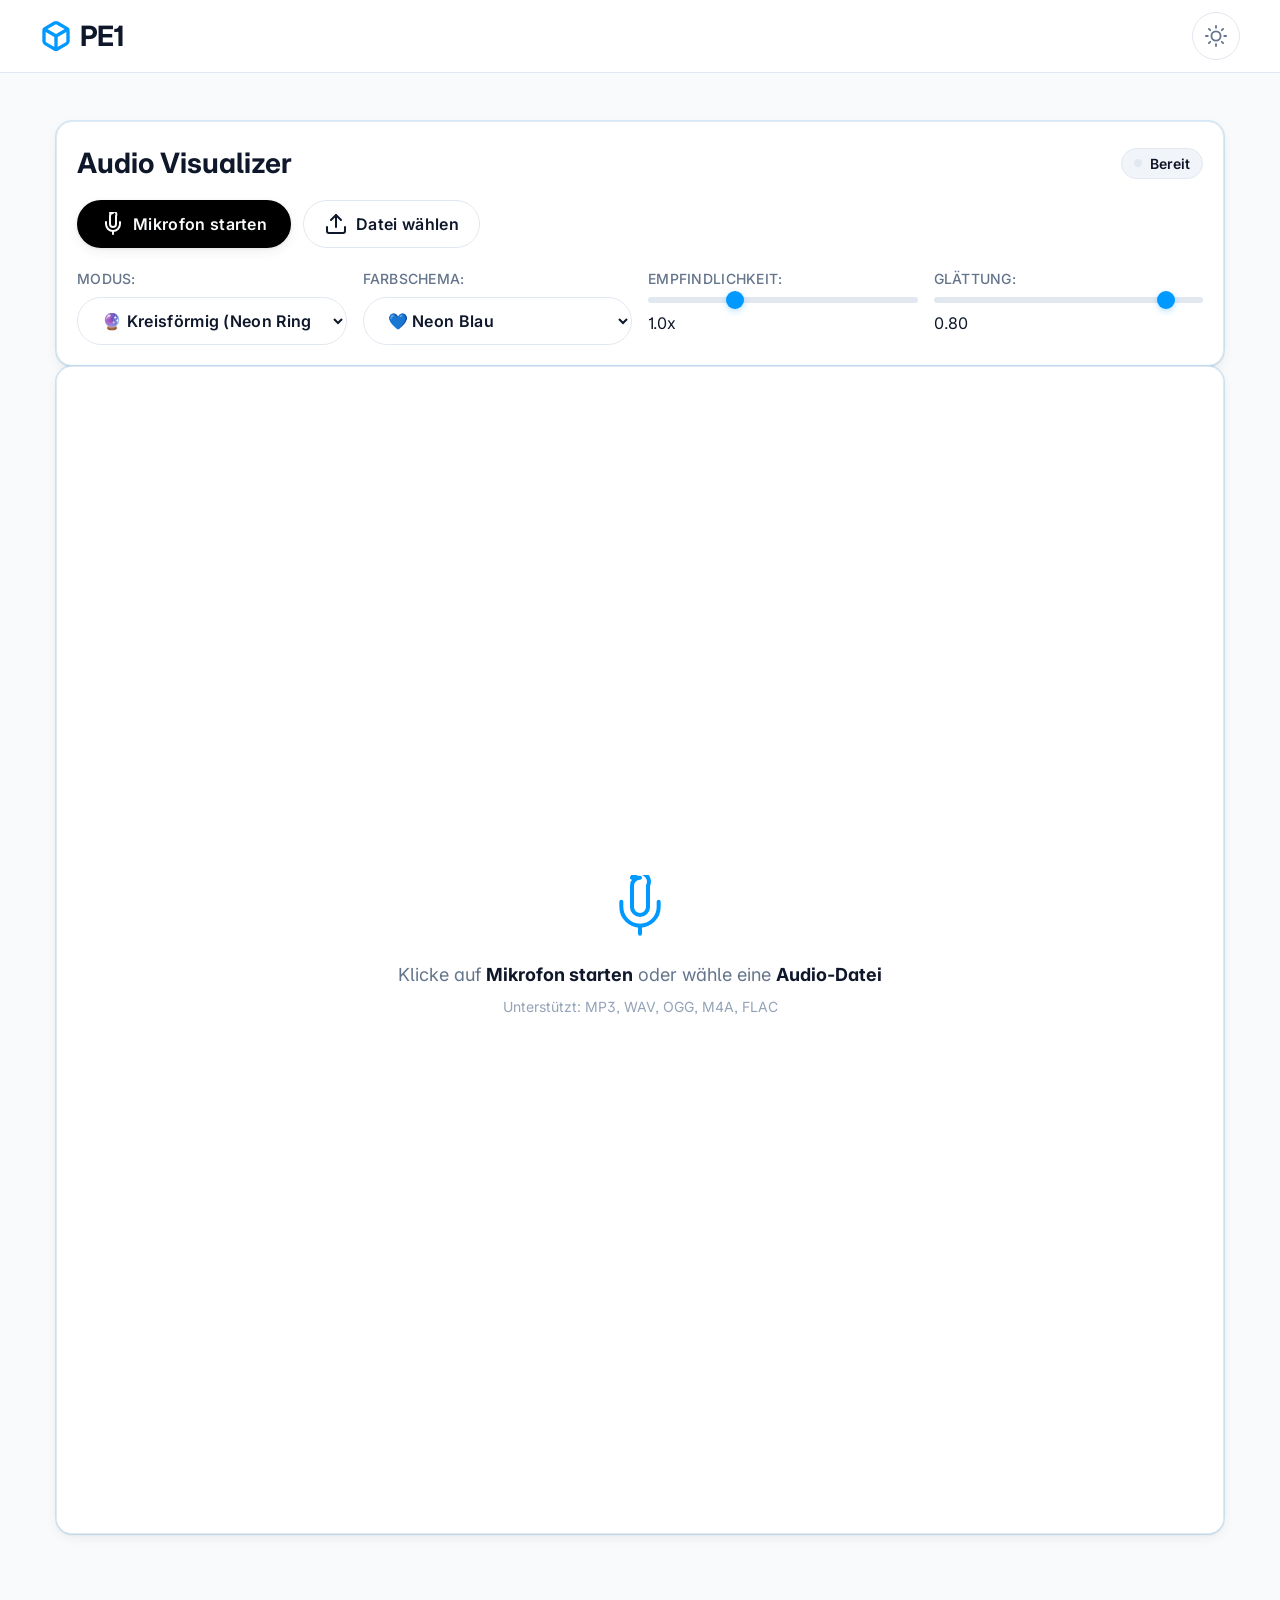
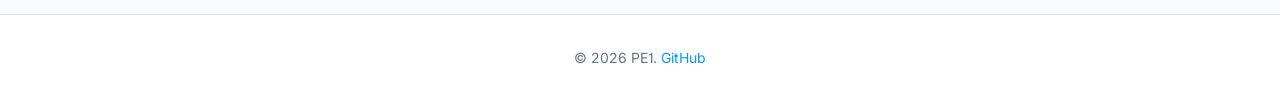
<file: visualizer.html>
<!DOCTYPE html>
<html lang="de">
<head>
  <meta charset="UTF-8">
  <meta name="viewport" content="width=device-width, initial-scale=1.0, viewport-fit=cover">
  <meta name="theme-color" content="#0099ff">
  <meta name="description" content="Audio Visualizer - PE1 Progressive Web App">
  <title>Visualizer | PE1</title>
  <link rel="manifest" href="manifest.json">
  <link rel="apple-touch-icon" href="icons/icon-192.png">
  <link rel="icon" type="image/png" sizes="192x192" href="icons/icon-192.png">
  <link rel="icon" type="image/png" sizes="512x512" href="icons/icon-512.png">
  <link rel="stylesheet" href="styles.css">
  <meta name="apple-mobile-web-app-capable" content="yes">
  <meta name="apple-mobile-web-app-status-bar-style" content="default">
  <meta name="apple-mobile-web-app-title" content="PE1">
  <link rel="preconnect" href="https://fonts.googleapis.com">
  <link rel="preconnect" href="https://fonts.gstatic.com" crossorigin>
  <link href="https://fonts.googleapis.com/css2?family=Inter:wght@300;400;500;600;700&family=Azeret+Mono:wght@400;500&display=swap" rel="stylesheet">
  <style>
    .visualizer-container { position: relative; overflow: hidden; background: var(--color-surface); aspect-ratio: 1; min-height: 300px; border-radius: var(--radius-lg); border: 1px solid var(--color-border); box-shadow: var(--shadow-ring), var(--shadow-card); }
    .visualizer-container canvas { width: 100%; height: 100%; display: block; }
    .canvas-overlay { position: absolute; inset: 0; display: flex; align-items: center; justify-content: center; background: var(--color-surface); z-index: 10; transition: opacity var(--duration-normal), visibility var(--duration-normal); }
    .canvas-overlay.hidden { opacity: 0; visibility: hidden; pointer-events: none; }
    .overlay-content { text-align: center; padding: var(--space-6); color: var(--color-text-muted); }
    .overlay-content svg { color: var(--color-accent); margin-bottom: var(--space-4); animation: float 3s var(--ease-out) infinite; }
    .overlay-content p { margin-bottom: var(--space-2); font-size: var(--text-body); }
    .overlay-content strong { color: var(--color-text); }
    .overlay-content .hint { font-size: var(--text-caption); color: var(--color-text-subtle); }
    .control-panel { padding: var(--space-5); }
    .control-header { display: flex; align-items: center; justify-content: space-between; margin-bottom: var(--space-4); flex-wrap: wrap; gap: var(--space-2); }
    .control-buttons { display: flex; gap: var(--space-3); flex-wrap: wrap; margin-bottom: var(--space-5); }
    .visualizer-options { display: grid; grid-template-columns: repeat(auto-fit, minmax(180px, 1fr)); gap: var(--space-4); }
    .option-group { display: flex; flex-direction: column; gap: var(--space-2); }
    .option-group label { font-size: var(--text-caption); color: var(--color-text-muted); font-weight: 500; }
    .option-group select, .option-group input[type="range"] { width: 100%; }
    .slider-row { display: flex; align-items: center; gap: var(--space-3); }
    .slider-row label { min-width: 70px; font-size: var(--text-caption); color: var(--color-text-muted); }
    .slider-row input[type="range"] { flex: 1; accent-color: var(--color-accent); }
    .slider-row output { min-width: 40px; font-family: var(--font-mono); font-size: var(--text-caption); }
    .audio-info { padding: var(--space-4); }
    .info-grid { display: grid; grid-template-columns: repeat(auto-fit, minmax(120px, 1fr)); gap: var(--space-3); margin-bottom: var(--space-4); }
    .info-item { display: flex; flex-direction: column; gap: var(--space-1); }
    .info-label { font-size: var(--text-caption); color: var(--color-text-muted); }
    .info-value { font-family: var(--font-mono); font-size: var(--text-body); color: var(--color-text); }
    .volume-meter { display: flex; flex-direction: column; gap: var(--space-2); }
    .volume-meter label { display: flex; justify-content: space-between; align-items: center; font-size: var(--text-sm); color: var(--color-text-muted); }
    .meter-bar { height: 8px; background: var(--color-border); border-radius: 4px; overflow: hidden; }
    .meter-fill { height: 100%; background: linear-gradient(90deg, var(--color-accent), var(--color-accent-glow)); border-radius: 4px; transition: width 50ms linear; width: 0%; }
    .frequency-legend { padding: var(--space-4); }
    .frequency-legend h4 { margin-bottom: var(--space-3); font-size: var(--text-sm); color: var(--color-text-muted); }
    .legend-bars { display: flex; flex-direction: column; gap: var(--space-2); }
    .legend-bar { display: flex; align-items: center; gap: var(--space-3); font-size: var(--text-caption); color: var(--color-text-muted); }
    .legend-color { width: 8px; height: 8px; border-radius: 2px; background: var(--color-accent); transition: width 100ms ease-out; }
    .debug-panel { position: fixed; bottom: 80px; left: var(--space-4); right: var(--space-4); max-width: none; z-index: 100; max-height: 300px; background: var(--color-surface); border: 1px solid var(--color-border); border-radius: var(--radius-lg); padding: var(--space-4); font-family: var(--font-mono); font-size: var(--text-caption); overflow: auto; }
    .debug-panel[hidden] { display: none; }
    .debug-header { display: flex; justify-content: space-between; align-items: center; margin-bottom: var(--space-3); }
    .debug-entry { padding: 2px 0; color: var(--color-text-muted); border-bottom: 1px solid var(--color-border); }
    .debug-entry:last-child { border-bottom: none; }
    .debug-time { color: var(--color-text-subtle); margin-right: var(--space-2); }
    .debug-source { color: var(--color-accent); font-weight: 600; margin-right: var(--space-2); }
    @keyframes float { 0%, 100% { transform: translateY(0); } 50% { transform: translateY(-8px); } }
  </style>
</head>
<body>
  <header class="nav-top">
    <div class="nav-top-inner">
      <a href="index.html" class="nav-brand" aria-label="PE1 Startseite">
        <svg viewBox="0 0 24 24" fill="none" stroke="currentColor" stroke-width="2.5" stroke-linecap="round" stroke-linejoin="round" aria-hidden="true">
          <path d="M21 16V8a2 2 0 0 0-1-1.73l-7-4a2 2 0 0 0-2 0l-7 4A2 2 0 0 0 3 8v8a2 2 0 0 0 1 1.73l7 4a2 2 0 0 0 2 0l7-4A2 2 0 0 0 21 16z"/>
          <polyline points="3.27 6.96 12 12.01 20.73 6.96"/>
          <line x1="12" y1="22.08" x2="12" y2="12"/>
        </svg>
        PE1
      </a>
      <button class="theme-toggle" id="themeToggle" aria-label="Design-Modus wechseln" title="Theme wechseln">
        <svg class="moon" viewBox="0 0 24 24" fill="none" stroke="currentColor" stroke-width="2" stroke-linecap="round" stroke-linejoin="round" aria-hidden="true">
          <path d="M21 12.79A9 9 0 1 1 11.21 3 7 7 0 0 0 21 12.79z"/>
        </svg>
        <svg class="sun" viewBox="0 0 24 24" fill="none" stroke="currentColor" stroke-width="2" stroke-linecap="round" stroke-linejoin="round" aria-hidden="true">
          <circle cx="12" cy="12" r="5"/>
          <line x1="12" y1="1" x2="12" y2="3"/>
          <line x1="12" y1="21" x2="12" y2="23"/>
          <line x1="4.22" y1="4.22" x2="5.64" y2="5.64"/>
          <line x1="18.36" y1="18.36" x2="19.78" y2="19.78"/>
          <line x1="1" y1="12" x2="3" y2="12"/>
          <line x1="21" y1="12" x2="23" y2="12"/>
          <line x1="4.22" y1="19.78" x2="5.64" y2="18.36"/>
          <line x1="18.36" y1="5.64" x2="19.78" y2="4.22"/>
        </svg>
      </button>
    </div>
  </header>

  <main>
    <div class="container">
      <section class="section" aria-labelledby="visualizer-title">
        <h2 id="visualizer-title" class="sr-only">Audio Visualizer</h2>

        <div class="control-panel card card-ring slide-up stagger-1">
          <div class="control-header">
            <h3>Audio Visualizer</h3>
            <span class="status-indicator" id="statusIndicator">
              <span class="status-dot" id="statusDot"></span>
              <span id="statusText">Bereit</span>
            </span>
          </div>

          <div class="control-buttons">
            <button class="btn btn-primary touch-target-lg haptic-tap" id="startButton" aria-label="Mikrofon starten">
              <svg width="24" height="24" viewBox="0 0 24 24" fill="none" stroke="currentColor" stroke-width="2" stroke-linecap="round" stroke-linejoin="round" aria-hidden="true">
                <path d="M12 1a3 3 0 0 0-3 3v8a3 3 0 0 0 6 0V4a3 3 0 0 0-6-3z"/>
                <path d="M19 10v2a7 7 0 0 1-14 0v-2"/>
                <line x1="12" y1="19" x2="12" y2="22"/>
              </svg>
              <span>Mikrofon starten</span>
            </button>
            <button class="btn btn-frosted touch-target-lg haptic-tap" id="fileBtn" aria-label="Audio-Datei hochladen">
              <svg width="24" height="24" viewBox="0 0 24 24" fill="none" stroke="currentColor" stroke-width="2" stroke-linecap="round" stroke-linejoin="round" aria-hidden="true">
                <path d="M21 15v4a2 2 0 0 1-2 2H5a2 2 0 0 1-2-2v-4"/>
                <polyline points="17 8 12 3 7 8"/>
                <line x1="12" y1="3" x2="12" y2="15"/>
              </svg>
              <span>Datei wählen</span>
            </button>
            <input type="file" id="audioFile" accept="audio/*" hidden>
          </div>

          <div class="visualizer-options">
            <div class="option-group">
              <label for="visualizerMode">Modus:</label>
              <select id="visualizerMode" class="btn btn-frosted touch-target">
                <option value="circular">🔮 Kreisförmig (Neon Ring)</option>
                <option value="bars">📊 Balken-Spektrum</option>
                <option value="wave">〰️ Wellenform</option>
                <option value="particles">✨ Partikel</option>
              </select>
            </div>
            <div class="option-group">
              <label for="colorScheme">Farbschema:</label>
              <select id="colorScheme" class="btn btn-frosted touch-target">
                <option value="neon">💙 Neon Blau</option>
                <option value="rainbow">🌈 Regenbogen</option>
                <option value="fire">🔥 Feuer</option>
                <option value="ocean">🌊 Ozean</option>
                <option value="matrix">💚 Matrix</option>
              </select>
            </div>
            <div class="option-group">
              <label for="sensitivity">Empfindlichkeit:</label>
              <input type="range" id="sensitivity" min="0.1" max="3" step="0.1" value="1" class="slider">
              <output id="sensitivityValue">1.0x</output>
            </div>
            <div class="option-group">
              <label for="smoothing">Glättung:</label>
              <input type="range" id="smoothing" min="0" max="0.9" step="0.05" value="0.8" class="slider">
              <output id="smoothingValue">0.80</output>
            </div>
          </div>
        </div>

        <div class="visualizer-container card card-ring slide-up stagger-2" id="visualizerContainer">
          <canvas id="visualizerCanvas" aria-label="Audio Visualisierung"></canvas>
          <div class="canvas-overlay" id="canvasOverlay">
            <div class="overlay-content">
              <svg width="64" height="64" viewBox="0 0 24 24" fill="none" stroke="currentColor" stroke-width="1.5" stroke-linecap="round" stroke-linejoin="round" aria-hidden="true">
                <path d="M12 1a3 3 0 0 0-3 3v8a3 3 0 0 0 6 0V4a3 3 0 0 0-6-3z"/>
                <path d="M19 10v2a7 7 0 0 1-14 0v-2"/>
                <line x1="12" y1="19" x2="12" y2="22"/>
              </svg>
              <p>Klicke auf <strong>Mikrofon starten</strong> oder wähle eine <strong>Audio-Datei</strong></p>
              <p class="hint">Unterstützt: MP3, WAV, OGG, M4A, FLAC</p>
            </div>
          </div>
        </div>

        <div class="audio-info card card-ring slide-up stagger-3" id="audioInfo" hidden>
          <div class="info-grid">
            <div class="info-item"><span class="info-label">Quelle</span><span class="info-value" id="sourceInfo">—</span></div>
            <div class="info-item"><span class="info-label">Sample Rate</span><span class="info-value" id="sampleRateInfo">—</span></div>
            <div class="info-item"><span class="info-label">Kanäle</span><span class="info-value" id="channelsInfo">—</span></div>
            <div class="info-item"><span class="info-label">Dauer</span><span class="info-value" id="durationInfo">—</span></div>
            <div class="info-item"><span class="info-label">Lautstärke</span><span class="info-value" id="volumeInfo">—</span></div>
            <div class="info-item"><span class="info-label">Peak</span><span class="info-value" id="peakInfo">—</span></div>
          </div>
          <div class="volume-meter">
            <label>Lautstärke: <output id="volumeOutput">0%</output></label>
            <div class="meter-bar"><div class="meter-fill" id="meterFill"></div></div>
          </div>
        </div>

        <div class="frequency-legend card card-ring slide-up stagger-3" id="frequencyLegend" hidden>
          <h4>Frequenzbereiche</h4>
          <div class="legend-bars">
            <div class="legend-bar"><span class="legend-color" style="--i:0"></span><span>Sub-Bass (20-60 Hz)</span></div>
            <div class="legend-bar"><span class="legend-color" style="--i:1"></span><span>Bass (60-250 Hz)</span></div>
            <div class="legend-bar"><span class="legend-color" style="--i:2"></span><span>Low-Mid (250-500 Hz)</span></div>
            <div class="legend-bar"><span class="legend-color" style="--i:3"></span><span>Mid (500-2k Hz)</span></div>
            <div class="legend-bar"><span class="legend-color" style="--i:4"></span><span>High-Mid (2-4k Hz)</span></div>
            <div class="legend-bar"><span class="legend-color" style="--i:5"></span><span>Presence (4-6k Hz)</span></div>
            <div class="legend-bar"><span class="legend-color" style="--i:6"></span><span>Brilliance (6-20k Hz)</span></div>
          </div>
        </div>
      </section>
    </div>
  </main>

  <div class="debug-panel card card-ring" id="debugPanel" hidden style="position: fixed; bottom: 80px; left: var(--space-4); right: var(--space-4); max-width: none; z-index: 100; max-height: 300px;">
    <div class="debug-header">
      <h4 style="margin: 0;">Debug Panel</h4>
      <button class="btn btn-ghost touch-target" id="clearDebugBtn" style="padding: var(--space-1) var(--space-2); font-size: var(--text-caption);">Clear</button>
    </div>
    <div class="slider-row" style="margin-bottom: var(--space-3);">
      <label for="smoothingSlider">Glättung:</label>
      <input type="range" id="smoothingSlider" min="0" max="0.9" step="0.05" value="0.8" class="slider" style="flex: 1;">
      <output id="smoothingValue" style="min-width: 40px; font-family: var(--font-mono);">0.80</output>
    </div>
    <div id="debugContent" style="max-height: 220px; overflow: auto; font-family: var(--font-mono); font-size: var(--text-caption);"></div>
  </div>

  <footer><p>&copy; 2026 PE1. <a href="https://github.com/BavarianOne/PE1" style="color: var(--color-accent); text-decoration: none;">GitHub</a></p></footer>

  <script src="app.js"></script>
  <script>
    // ============================================
    // AUDIO VISUALIZER - SELF-CONTAINED IMPLEMENTATION
    // ============================================

    const COLOR_SCHEMES = {
      neon: { primary: '#0099ff', secondary: '#00ffff', accent: '#ff00ff', background: 'rgba(0,0,0,0.9)', glow: '#0099ff' },
      rainbow: { primary: '#ff0000', secondary: '#ffff00', accent: '#00ff00', background: 'rgba(0,0,0,0.9)', glow: '#ffffff' },
      fire: { primary: '#ff3300', secondary: '#ff9900', accent: '#ffff00', background: 'rgba(20,0,0,0.9)', glow: '#ff6600' },
      ocean: { primary: '#0066ff', secondary: '#00ccff', accent: '#00ffcc', background: 'rgba(0,10,30,0.9)', glow: '#00ffff' },
      matrix: { primary: '#00ff00', secondary: '#00aa00', accent: '#88ff88', background: 'rgba(0,20,0,0.9)', glow: '#00ff00' }
    };

    const FREQUENCY_BANDS = [
      { name: 'Sub-Bass', min: 20, max: 60 },
      { name: 'Bass', min: 60, max: 250 },
      { name: 'Low-Mid', min: 250, max: 500 },
      { name: 'Mid', min: 500, max: 2000 },
      { name: 'High-Mid', min: 2000, max: 4000 },
      { name: 'Presence', min: 4000, max: 6000 },
      { name: 'Brilliance', min: 6000, max: 20000 }
    ];

    let audioContext = null;
    let analyser = null;
    let source = null;
    let dataArray = null;
    let smoothedData = null;
    let bufferLength = 0;
    let animationId = null;
    let isRunning = false;
    let mediaStream = null;
    let mode = 'circular';
    let colorScheme = 'neon';
    let sensitivity = 1;
    let smoothing = 0.8;
    let particles = null;
    let debugLog = [];
    let debugExpanded = false;
    let _animateLogged = false;
    let _drawLogged = false;

    const canvas = document.getElementById('visualizerCanvas');
    const ctx = canvas.getContext('2d');
    const overlay = document.getElementById('canvasOverlay');
    const startButton = document.getElementById('startButton');
    const fileBtn = document.getElementById('fileBtn');
    const audioFile = document.getElementById('audioFile');
    const modeSelect = document.getElementById('visualizerMode');
    const colorSelect = document.getElementById('colorScheme');
    const sensSlider = document.getElementById('sensitivity');
    const sensValue = document.getElementById('sensitivityValue');
    const smoothSlider = document.getElementById('smoothing');
    const smoothValue = document.getElementById('smoothingValue');
    const statusDot = document.getElementById('statusDot');
    const statusText = document.getElementById('statusText');
    const statusIndicator = document.getElementById('statusIndicator');
    const audioInfo = document.getElementById('audioInfo');
    const freqLegend = document.getElementById('frequencyLegend');
    const volumeOutput = document.getElementById('volumeOutput');
    const meterFill = document.getElementById('meterFill');
    const peakInfo = document.getElementById('peakInfo');
    const sourceInfo = document.getElementById('sourceInfo');
    const srInfo = document.getElementById('sampleRateInfo');
    const chInfo = document.getElementById('channelsInfo');
    const durInfo = document.getElementById('durationInfo');
    const debugPanel = document.getElementById('debugPanel');
    const debugContent = document.getElementById('debugContent');
    const debugToggleBtn = document.getElementById('debugToggleBtn');
    const clearDebugBtn = document.getElementById('clearDebugBtn');
    const smoothingSlider = document.getElementById('smoothingSlider');
    const smoothingValue = document.getElementById('smoothingValue');

    function logDebug(source, data) {
      const entry = { time: new Date().toLocaleTimeString(), source, data };
      debugLog.push(entry);
      if (debugLog.length > 100) debugLog.shift();
      renderDebug();
      console.log('DEBUG LOG:', source, data);
    }

    function renderDebug() {
      if (!debugContent) return;
      debugContent.innerHTML = debugLog.map(e =>
        `<div class="debug-entry"><span class="debug-time">[${e.time}]</span> <span class="debug-source">${e.source}</span> ${JSON.stringify(e.data)}</div>`
      ).join('');
      debugContent.scrollTop = debugContent.scrollHeight;
    }

    function updateStatus(text, type) {
      if (statusText) statusText.textContent = text;
      if (statusDot) statusDot.className = 'status-dot';
      if (statusIndicator) statusIndicator.className = 'status-indicator';
      switch (type) {
        case 'active': statusDot?.classList.add('active'); statusIndicator?.classList.add('active'); break;
        case 'loading': statusDot?.classList.add('loading'); statusIndicator?.classList.add('loading'); break;
        case 'error': statusDot?.classList.add('error'); statusIndicator?.classList.add('error'); break;
      }
    }

    async function ensureAudioContextResumed() {
      if (!audioContext) {
        audioContext = new (window.AudioContext || window.webkitAudioContext)();
        logDebug('AudioContext', { action: 'created', state: audioContext.state });
      }
      if (audioContext.state === 'suspended') {
        try {
          await audioContext.resume();
          logDebug('AudioContext', { action: 'resumed', state: audioContext.state });
          console.log('AudioContext resumed:', audioContext.state);
        } catch (e) {
          logDebug('AudioContext', { action: 'resume_failed', error: e.message });
          console.error('Failed to resume AudioContext:', e);
        }
      }
      return audioContext;
    }

    function resizeCanvas() {
      const container = document.getElementById('visualizerContainer');
      if (!container || !canvas) return;
      const rect = container.getBoundingClientRect();
      const dpr = window.devicePixelRatio || 1;
      canvas.width = rect.width * dpr;
      canvas.height = rect.height * dpr;
      canvas.style.width = rect.width + 'px';
      canvas.style.height = rect.height + 'px';
      ctx.setTransform(dpr, 0, 0, dpr, 0, 0);
      drawIdle();
    }

    function drawIdle() {
      if (!ctx || !canvas) return;
      const width = canvas.width / (window.devicePixelRatio || 1);
      const height = canvas.height / (window.devicePixelRatio || 1);
      const cx = width / 2, cy = height / 2;
      ctx.clearRect(0, 0, width, height);
      const time = Date.now() * 0.001;
      const scheme = COLOR_SCHEMES[colorScheme];
      for (let ring = 0; ring < 3; ring++) {
        ctx.beginPath();
        const r = 50 + ring * 40 + Math.sin(time + ring) * 5;
        ctx.arc(cx, cy, r, 0, Math.PI * 2);
        ctx.strokeStyle = `${scheme.primary}22`;
        ctx.lineWidth = 1;
        ctx.stroke();
      }
      ctx.beginPath();
      ctx.arc(cx, cy, 15 + Math.sin(time * 2) * 5, 0, Math.PI * 2);
      const pulseGradient = ctx.createRadialGradient(cx, cy, 0, cx, cy, 30);
      pulseGradient.addColorStop(0, scheme.primary + '44');
      pulseGradient.addColorStop(1, 'transparent');
      ctx.fillStyle = pulseGradient;
      ctx.fill();
    }

    function showVisualizer() {
      console.log('>>> showVisualizer CALLED');
      logDebug('showVisualizer', { action: 'called' });
      if (overlay) {
        overlay.hidden = true;
        overlay.classList.add('hidden');
        console.log('>>> overlay.hidden = true, classList.add(hidden)');
        logDebug('showVisualizer', { action: 'overlay_hidden' });
      }
      if (audioInfo) audioInfo.hidden = false;
      if (freqLegend) freqLegend.hidden = false;
    }

    function hideVisualizer() {
      if (overlay) {
        overlay.hidden = false;
        overlay.classList.remove('hidden');
      }
      if (audioInfo) audioInfo.hidden = true;
      if (freqLegend) freqLegend.hidden = true;
    }

    async function initAudioContextFromStream(stream) {
      if (!audioContext) audioContext = new (window.AudioContext || window.webkitAudioContext)();
      if (audioContext.state === 'suspended') await audioContext.resume();

      analyser = audioContext.createAnalyser();
      analyser.fftSize = 2048;
      analyser.smoothingTimeConstant = smoothing;
      analyser.minDecibels = -90;
      analyser.maxDecibels = -10;

      bufferLength = analyser.frequencyBinCount;
      dataArray = new Uint8Array(bufferLength);
      smoothedData = new Float32Array(bufferLength);

      source = audioContext.createMediaStreamSource(stream);
      source.connect(analyser);
    }

    async function initAudioContextFromSource(src) {
      if (!audioContext) audioContext = new (window.AudioContext || window.webkitAudioContext)();
      if (audioContext.state === 'suspended') await audioContext.resume();

      analyser = audioContext.createAnalyser();
      analyser.fftSize = 2048;
      analyser.smoothingTimeConstant = smoothing;
      analyser.minDecibels = -90;
      analyser.maxDecibels = -10;

      bufferLength = analyser.frequencyBinCount;
      dataArray = new Uint8Array(bufferLength);
      smoothedData = new Float32Array(bufferLength);

      source = src;
      source.connect(analyser);
    }

    async function startMicrophone() {
      try {
        updateStatus('Mikrofon wird angefordert...', 'loading');
        logDebug('getUserMedia', { action: 'requesting', secureContext: window.isSecureContext });
        console.log('Requesting microphone access...');

        if (!window.isSecureContext) {
          logDebug('getUserMedia', { action: 'failed', reason: 'not_secure_context' });
          updateStatus('HTTPS erforderlich für Mikrofon', 'error');
          alert('Mikrofonzugriff erfordert HTTPS. Bitte über https:// aufrufen oder localhost verwenden.');
          return;
        }

        await ensureAudioContextResumed();

        mediaStream = await navigator.mediaDevices.getUserMedia({
          audio: { echoCancellation: false, noiseSuppression: false, autoGainControl: false }
        });

        logDebug('getUserMedia', { action: 'granted', tracks: mediaStream.getTracks().length });
        console.log('Microphone access granted');

        await initAudioContextFromStream(mediaStream);
        updateStatus('Mikrofon aktiv 🎤', 'active');

        startButton.innerHTML = `
          <svg width="24" height="24" viewBox="0 0 24 24" fill="none" stroke="currentColor" stroke-width="2" stroke-linecap="round" stroke-linejoin="round" aria-hidden="true">
            <path d="M12 1a3 3 0 0 0-3 3v8a3 3 0 0 0 6 0V4a3 3 0 0 0-6-3z"/>
            <path d="M19 10v2a7 7 0 0 1-14 0v-2"/>
            <line x1="12" y1="19" x2="12" y2="22"/>
          </svg>
          <span>Mikrofon stoppen
        `;
        startButton.onclick = stopAudio;
        startButton.classList.add('active');

        showVisualizer();
        startVisualization();

      } catch (err) {
        logDebug('getUserMedia', { action: 'error', name: err.name, message: err.message });
        console.error('Microphone error:', err);
        updateStatus('Mikrofon-Zugriff verweigert', 'error');
        let msg = 'Mikrofon-Zugriff verweigert.';
        if (err.name === 'NotAllowedError' || err.name === 'PermissionDeniedError') {
          msg += '\n\nBitte in Browser-Einstellungen Mikrofon-Berechtigung für diese Seite erlauben und Seite neu laden.';
        } else if (err.name === 'NotFoundError' || err.name === 'DevicesNotFoundError') {
          msg += '\n\nKein Mikrofon gefunden.';
        } else if (err.name === 'NotReadableError') {
          msg += '\n\nMikrofon wird von anderer Anwendung verwendet.';
        } else {
          msg += `\n\nFehler: ${err.message}`;
        }
        alert(msg);
      }
    }

    async function handleFileUpload(event) {
      const file = event.target.files[0];
      if (!file) return;
      if (!file.type.startsWith('audio/')) {
        alert('Bitte eine Audio-Datei wählen (MP3, WAV, OGG, M4A, FLAC)');
        return;
      }

      stopAudio();

      try {
        updateStatus('Datei wird geladen...', 'loading');
        await ensureAudioContextResumed();

        const arrayBuffer = await file.arrayBuffer();
        const fileAudioContext = new (window.AudioContext || window.webkitAudioContext)();
        await fileAudioContext.resume();
        const audioBuffer = await fileAudioContext.decodeAudioData(arrayBuffer);

        audioContext = fileAudioContext;
        source = audioContext.createBufferSource();
        source.buffer = audioBuffer;
        source.loop = true;

        await initAudioContextFromSource(source);

        source.connect(audioContext.destination);
        source.start(0);
        isRunning = true;

        updateStatus(`Wiedergabe: ${file.name}`, 'active');

        startButton.innerHTML = `
          <svg width="24" height="24" viewBox="0 0 24 24" fill="none" stroke="currentColor" stroke-width="2" stroke-linecap="round" stroke-linejoin="round" aria-hidden="true">
            <rect x="6" y="4" width="4" height="16"/>
            <rect x="14" y="4" width="4" height="16"/>
          </svg>
          <span>Wiedergabe stoppen
        `;
        startButton.onclick = stopAudio;
        startButton.classList.add('active');

        const duration = audioBuffer.duration;
        const mins = Math.floor(duration / 60);
        const secs = Math.floor(duration % 60);
        if (sourceInfo) sourceInfo.textContent = file.name;
        if (srInfo) srInfo.textContent = `${audioContext.sampleRate / 1000} kHz`;
        if (chInfo) chInfo.textContent = audioBuffer.numberOfChannels;
        if (durInfo) durInfo.textContent = `${mins}:${secs.toString().padStart(2, '0')}`;

        showVisualizer();
        startVisualization();

      } catch (err) {
        console.error('File upload error:', err);
        updateStatus('Fehler beim Laden', 'error');
        alert('Fehler beim Laden der Audio-Datei.');
      }
    }

    function stopAudio() {
      logDebug('Audio', { action: 'stop' });
      if (mediaStream) {
        mediaStream.getTracks().forEach(track => track.stop());
        mediaStream = null;
      }
      if (source) {
        source.onended = null;
        source.stop();
        source.disconnect();
        source = null;
      }
      if (audioContext && audioContext.state !== 'closed') {
        audioContext.close();
        audioContext = null;
      }
      analyser = null;
      isRunning = false;

      updateStatus('Gestoppt', 'inactive');
      startButton.innerHTML = `
        <svg width="24" height="24" viewBox="0 0 24 24" fill="none" stroke="currentColor" stroke-width="2" stroke-linecap="round" stroke-linejoin="round" aria-hidden="true">
          <path d="M12 1a3 3 0 0 0-3 3v8a3 3 0 0 0 6 0V4a3 3 0 0 0-6-3z"/>
          <path d="M19 10v2a7 7 0 0 1-14 0v-2"/>
          <line x1="12" y1="19" x2="12" y2="22"/>
        </svg>
        <span>Mikrofon starten
      `;
      startButton.onclick = startMicrophone;
      startButton.classList.remove('active');

      hideVisualizer();

      if (animationId) {
        cancelAnimationFrame(animationId);
        animationId = null;
      }
      drawIdle();
    }

    function startVisualization() {
      if (animationId) cancelAnimationFrame(animationId);
      isRunning = true;
      _animateLogged = false;
      _drawLogged = false;
      logDebug('startVisualization', { action: 'called' });
      animate();
    }

    function animate() {
      if (!isRunning || !analyser || !audioContext) {
        logDebug('animate', { action: 'stopped', reason: 'not_running_or_missing_context' });
        animationId = null;
        return;
      }

      if (!_animateLogged) {
        _animateLogged = true;
        logDebug('animate', { action: 'started', mode, bufferLength });
      }

      if (audioContext.state !== 'running') {
        logDebug('animate', { action: 'audioContext_not_running', state: audioContext.state });
        audioContext.resume().catch(console.error);
      }

      try {
        analyser.getByteFrequencyData(dataArray);

        if (smoothedData && dataArray && bufferLength) {
          for (let i = 0; i < bufferLength; i++) {
            smoothedData[i] = smoothedData[i] * smoothing + dataArray[i] * (1 - smoothing);
          }
        }

        drawVisualizer();
        updateAudioInfo();

      } catch (e) {
        logDebug('animate', { action: 'error', error: e.message });
        console.error('Error in animate loop:', e);
      }

      if (isRunning) {
        animationId = requestAnimationFrame(animate);
      }
    }

    function drawVisualizer() {
      console.log('>>> drawVisualizer CALLED');
      if (!ctx || !canvas) {
        console.log('>>> drawVisualizer SKIPPED: no ctx or canvas');
        logDebug('drawVisualizer', { action: 'skipped', reason: 'no_ctx_or_canvas' });
        return;
      }

      const width = canvas.width / (window.devicePixelRatio || 1);
      const height = canvas.height / (window.devicePixelRatio || 1);
      const cx = width / 2, cy = height / 2;
      const radius = Math.min(cx, cy) - 20;

      console.log('>>> drawVisualizer canvas:', width, height, 'radius:', radius);

      if (!_drawLogged) {
        _drawLogged = true;
        logDebug('drawVisualizer', { action: 'started', width, height, radius, mode, hasData: !!smoothedData });
      }

      ctx.clearRect(0, 0, width, height);

      const scheme = COLOR_SCHEMES[colorScheme];
      ctx.fillStyle = scheme.background;
      ctx.fillRect(0, 0, width, height);

      const data = smoothedData;

      try {
        switch (mode) {
          case 'circular': drawCircular(cx, cy, radius, data, scheme); break;
          case 'bars': drawBars(cx, cy, radius, data, scheme); break;
          case 'wave': drawWave(cx, cy, radius, data, scheme); break;
          case 'particles': drawParticles(cx, cy, radius, data, scheme); break;
        }
        console.log('>>> drawVisualizer mode rendered:', mode);
      } catch (e) {
        console.log('>>> drawVisualizer ERROR:', e);
        logDebug('drawVisualizer', { action: 'error', error: e.message });
        console.error('Error in drawVisualizer:', e);
      }

      drawCenterInfo(cx, cy, scheme);
    }

    function drawCircular(cx, cy, radius, data, scheme) {
      if (!data) return;
      const numBars = 128;
      const slice = Math.PI * 2 / numBars;
      const maxFreqIndex = Math.floor((8000 / (audioContext?.sampleRate / 2 || 12000)) * bufferLength);
      const step = Math.max(1, Math.floor(maxFreqIndex / numBars));

      for (let ring = 0; ring < 3; ring++) {
        const ringRadius = Math.max(20, radius - ring * 50);
        ctx.beginPath();
        for (let i = 0; i < numBars; i++) {
          const dataIndex = Math.min(i * step, maxFreqIndex - 1);
          const value = (data[dataIndex] || 0) / 255 * sensitivity;
          const barHeight = value * (radius * 0.6);
          const angle = i * slice - Math.PI / 2;
          const r = ringRadius + barHeight;
          const x = cx + Math.cos(angle) * r;
          const y = cy + Math.sin(angle) * r;
          if (i === 0) ctx.moveTo(x, y);
          else ctx.lineTo(x, y);
        }
        ctx.closePath();

        const gradient = ctx.createRadialGradient(cx, cy, ringRadius * 0.5, cx, cy, ringRadius + radius * 0.6);
        const hue = getHueForScheme(ring);
        gradient.addColorStop(0, `hsla(${hue}, 80%, 60%, 0.3)`);
        gradient.addColorStop(0.5, `hsla(${hue}, 100%, 50%, 0.6)`);
        gradient.addColorStop(1, `hsla(${(hue + 60) % 360}, 100%, 70%, 0.2)`);

        ctx.strokeStyle = gradient;
        ctx.lineWidth = 3 - ring;
        ctx.shadowColor = scheme.glow;
        ctx.shadowBlur = 15 - ring * 5;
        ctx.stroke();
        ctx.shadowBlur = 0;
      }

      ctx.beginPath();
      ctx.arc(cx, cy, radius * 0.15, 0, Math.PI * 2);
      const innerGradient = ctx.createRadialGradient(cx, cy, 0, cx, cy, radius * 0.15);
      innerGradient.addColorStop(0, scheme.primary);
      innerGradient.addColorStop(1, 'transparent');
      ctx.fillStyle = innerGradient;
      ctx.fill();
      ctx.shadowColor = scheme.glow;
      ctx.shadowBlur = 20;
      ctx.fill();
      ctx.shadowBlur = 0;
    }

    function drawBars(cx, cy, radius, data, scheme) {
      if (!data) return;
      const numBars = 80;
      const maxFreqIndex = Math.floor((8000 / (audioContext?.sampleRate / 2 || 12000)) * bufferLength);
      const step = Math.max(1, Math.floor(maxFreqIndex / numBars));
      const barWidth = (radius * 2) / numBars * 0.8;
      const gap = (radius * 2) / numBars * 0.2;
      const startX = cx - radius;

      for (let i = 0; i < numBars; i++) {
        const dataIndex = Math.min(i * step, maxFreqIndex - 1);
        const value = (data[dataIndex] || 0) / 255 * sensitivity;
        const barHeight = Math.max(2, value * radius * 1.5);
        const x = startX + i * (barWidth + gap) + barWidth / 2;
        const baseY = cy;

        const gradient = ctx.createLinearGradient(x, baseY, x, baseY - barHeight);
        const progress = i / numBars;
        const hue = (progress * 240 + 200) % 360;
        gradient.addColorStop(0, `hsla(${hue}, 100%, 60%, 0.9)`);
        gradient.addColorStop(0.5, `hsla(${(hue + 30) % 360}, 100%, 50%, 0.7)`);
        gradient.addColorStop(1, `hsla(${(hue + 60) % 360}, 100%, 40%, 0.3)`);

        ctx.fillStyle = gradient;
        ctx.shadowColor = scheme.glow;
        ctx.shadowBlur = 10;

        const barX = x - barWidth / 2;
        ctx.beginPath();
        if (ctx.roundRect) ctx.roundRect(barX, baseY - barHeight, barWidth, barHeight, barWidth / 2);
        else ctx.rect(barX, baseY - barHeight, barWidth, barHeight);
        ctx.fill();

        ctx.globalAlpha = 0.3;
        ctx.beginPath();
        if (ctx.roundRect) ctx.roundRect(barX, baseY, barWidth, barHeight * 0.5, barWidth / 2);
        else ctx.rect(barX, baseY, barWidth, barHeight * 0.5);
        ctx.fill();
        ctx.globalAlpha = 1;
      }
      ctx.shadowBlur = 0;
    }

    function drawWave(cx, cy, radius, data, scheme) {
      if (!data) return;
      const numPoints = 256;
      const maxFreqIndex = Math.floor((8000 / (audioContext?.sampleRate / 2 || 12000)) * bufferLength);
      const step = Math.max(1, Math.floor(maxFreqIndex / numPoints));
      const width = radius * 2;

      for (let layer = 0; layer < 4; layer++) {
        ctx.beginPath();
        const amplitude = radius * (0.3 + layer * 0.15);
        const offset = (layer - 1.5) * 30;

        for (let i = 0; i <= numPoints; i++) {
          const dataIndex = Math.min(i * step, maxFreqIndex - 1);
          const value = (data[dataIndex] || 0) / 255 * sensitivity;
          const x = cx - radius + (i / numPoints) * width;
          const y = cy + offset + Math.sin(i * 0.1 + Date.now() * 0.002) * 10 + value * amplitude * Math.sin(i * 0.05);
          if (i === 0) ctx.moveTo(x, y);
          else ctx.lineTo(x, y);
        }

        const gradient = ctx.createLinearGradient(cx - radius, cy, cx + radius, cy);
        const hue = (200 + layer * 40) % 360;
        gradient.addColorStop(0, `hsla(${hue}, 100%, 50%, ${0.4 - layer * 0.08})`);
        gradient.addColorStop(0.5, `hsla(${(hue + 60) % 360}, 100%, 60%, ${0.6 - layer * 0.1})`);
        gradient.addColorStop(1, `hsla(${hue}, 100%, 50%, ${0.4 - layer * 0.08})`);

        ctx.strokeStyle = gradient;
        ctx.lineWidth = 3 - layer * 0.5;
        ctx.shadowColor = scheme.glow;
        ctx.shadowBlur = 10;
        ctx.stroke();
      }
      ctx.shadowBlur = 0;
    }

    function drawParticles(cx, cy, radius, data, scheme) {
      if (!data) return;
      const numParticles = 100;
      const maxFreqIndex = Math.floor((8000 / (audioContext?.sampleRate / 2 || 12000)) * bufferLength);

      if (!particles) {
        particles = [];
        for (let i = 0; i < numParticles; i++) {
          particles.push({
            angle: Math.random() * Math.PI * 2,
            radius: Math.random() * radius * 0.8,
            speed: 0.0005 + Math.random() * 0.002,
            size: 1 + Math.random() * 3,
            hue: Math.random() * 60 + 180,
            alpha: 0.3 + Math.random() * 0.7
          });
        }
      }

      for (let i = 0; i < particles.length; i++) {
        const p = particles[i];
        const dataIndex = Math.min(i * Math.floor(maxFreqIndex / numParticles), maxFreqIndex - 1);
        const intensity = (data[dataIndex] || 0) / 255 * sensitivity;

        p.angle += p.speed * (1 + intensity * 2);
        const r = p.radius + intensity * 50;
        const x = cx + Math.cos(p.angle) * r;
        const y = cy + Math.sin(p.angle) * r;

        ctx.beginPath();
        ctx.arc(x, y, p.size * (1 + intensity), 0, Math.PI * 2);
        ctx.fillStyle = `hsla(${p.hue}, 100%, 60%, ${p.alpha * (0.5 + intensity * 0.5)})`;
        ctx.shadowColor = scheme.glow;
        ctx.shadowBlur = 10;
        ctx.fill();
      }
      ctx.shadowBlur = 0;

      const avgIntensity = data.slice(0, 10).reduce((a, b) => a + b, 0) / 10 / 255 * sensitivity;
      ctx.beginPath();
      ctx.arc(cx, cy, 10 + avgIntensity * 40, 0, Math.PI * 2);
      const pulseGradient = ctx.createRadialGradient(cx, cy, 0, cx, cy, 30 + avgIntensity * 50);
      pulseGradient.addColorStop(0, `hsla(200, 100%, 70%, ${0.5 + avgIntensity * 0.3})`);
      pulseGradient.addColorStop(1, 'transparent');
      ctx.fillStyle = pulseGradient;
      ctx.fill();
    }

    function drawCenterInfo(cx, cy, scheme) {
      if (!dataArray) return;
      let sum = 0;
      for (let i = 0; i < 32; i++) sum += dataArray[i];
      const avgVolume = sum / 32 / 255;

      ctx.beginPath();
      ctx.arc(cx, cy, 25, 0, Math.PI * 2);
      const centerGradient = ctx.createRadialGradient(cx, cy, 0, cx, cy, 30);
      centerGradient.addColorStop(0, scheme.primary + 'CC');
      centerGradient.addColorStop(1, 'transparent');
      ctx.fillStyle = centerGradient;
      ctx.fill();
      ctx.shadowColor = scheme.glow;
      ctx.shadowBlur = 20;
      ctx.fill();
      ctx.shadowBlur = 0;

      ctx.font = 'bold 14px Inter, sans-serif';
      ctx.fillStyle = scheme.primary;
      ctx.textAlign = 'center';
      ctx.textBaseline = 'middle';
      ctx.fillText(`${Math.round(avgVolume * 100)}%`, cx, cy - 4);

      const db = Math.round(20 * Math.log10(avgVolume + 0.001));
      ctx.font = '10px Azeret Mono, monospace';
      ctx.fillStyle = scheme.secondary;
      ctx.fillText(`${db} dB`, cx, cy + 14);
    }

    function getHueForScheme(ring) {
      const baseHues = {
        neon: [200, 180, 220],
        rainbow: [0, 120, 240],
        fire: [0, 20, 40],
        ocean: [190, 210, 170],
        matrix: [120, 140, 100]
      };
      return baseHues[colorScheme]?.[ring] || 200;
    }

    function updateAudioInfo() {
      if (!dataArray || !audioContext) return;

      let sum = 0, peak = 0;
      for (let i = 0; i < bufferLength; i++) {
        const val = dataArray[i] / 255;
        sum += val;
        if (val > peak) peak = val;
      }
      const avg = sum / bufferLength;
      const volumePercent = Math.round(avg * 100 * sensitivity);
      const peakPercent = Math.round(peak * 100 * sensitivity);

      if (volumeOutput) volumeOutput.textContent = `${volumePercent}%`;
      if (meterFill) meterFill.style.width = `${Math.min(100, volumePercent)}%`;
      if (peakInfo) peakInfo.textContent = `${peakPercent}%`;

      const bands = document.querySelectorAll('.legend-bar');
      FREQUENCY_BANDS.forEach((band, index) => {
        const minIdx = Math.floor((band.min / (audioContext.sampleRate / 2)) * bufferLength);
        const maxIdx = Math.floor((band.max / (audioContext.sampleRate / 2)) * bufferLength);
        let bandSum = 0;
        for (let i = minIdx; i < maxIdx && i < bufferLength; i++) bandSum += dataArray[i];
        const bandAvg = bandSum / (maxIdx - minIdx) / 255 * sensitivity;
        const bar = bands[index];
        if (bar) {
          bar.style.setProperty('--level', bandAvg);
          const colorEl = bar.querySelector('.legend-color');
          if (colorEl) colorEl.style.width = `${Math.max(8, bandAvg * 100)}px`;
        }
      });
    }

    function bindEvents() {
      if (startButton) {
        startButton.addEventListener('click', async () => {
          await ensureAudioContextResumed();
          if (isRunning) stopAudio();
          else startMicrophone();
        });
      }

      if (fileBtn && audioFile) {
        fileBtn.addEventListener('click', () => audioFile.click());
        audioFile.addEventListener('change', handleFileUpload);
      }

      if (modeSelect) {
        modeSelect.addEventListener('change', (e) => {
          mode = e.target.value;
          drawIdle();
        });
      }

      if (colorSelect) {
        colorSelect.addEventListener('change', (e) => {
          colorScheme = e.target.value;
          drawIdle();
        });
      }

      if (sensSlider && sensValue) {
        sensSlider.addEventListener('input', (e) => {
          sensitivity = parseFloat(e.target.value);
          sensValue.textContent = sensitivity.toFixed(1) + 'x';
        });
      }

      if (smoothSlider && smoothValue) {
        smoothSlider.addEventListener('input', (e) => {
          smoothing = parseFloat(e.target.value);
          smoothValue.textContent = parseFloat(e.target.value).toFixed(2);
          if (analyser) analyser.smoothingTimeConstant = smoothing;
        });
      }

      if (canvas) {
        canvas.addEventListener('click', async () => {
          if (!isRunning && overlay && !overlay.hidden) {
            await ensureAudioContextResumed();
            startMicrophone();
          }
        });
      }

      if (debugToggleBtn && debugPanel) {
        debugToggleBtn.addEventListener('click', () => {
          debugExpanded = !debugExpanded;
          debugPanel.hidden = !debugExpanded;
          debugToggleBtn.innerHTML = debugExpanded
            ? '<svg width="20" height="20" viewBox="0 0 24 24" fill="none" stroke="currentColor" stroke-width="2" stroke-linecap="round" stroke-linejoin="round"><polyline points="18 15 12 9 6 15"></polyline></svg> Debug'
            : '<svg width="20" height="20" viewBox="0 0 24 24" fill="none" stroke="currentColor" stroke-width="2" stroke-linecap="round" stroke-linejoin="round"><rect x="3" y="3" width="7" height="7" rx="1"/><rect x="14" y="3" width="7" height="7" rx="1"/><rect x="3" y="14" width="7" height="7" rx="1"/><rect x="14" y="14" width="7" height="7" rx="1"/></svg> Debug';
        });
      }

      if (clearDebugBtn && debugContent) {
        clearDebugBtn.addEventListener('click', () => {
          debugLog = [];
          renderDebug();
        });
      }

      if (smoothingSlider && smoothingValue) {
        smoothingSlider.addEventListener('input', (e) => {
          smoothing = parseFloat(e.target.value);
          smoothingValue.textContent = parseFloat(e.target.value).toFixed(2);
          if (analyser) analyser.smoothingTimeConstant = smoothing;
        });
      }
    }

    function init() {
      bindEvents();
      resizeCanvas();
      window.addEventListener('resize', resizeCanvas);
      drawIdle();
    }

    document.addEventListener('visibilitychange', () => {
      if (!document.hidden && audioContext?.state === 'suspended') {
        audioContext.resume().catch(console.error);
      }
    });

    if (document.readyState === 'loading') {
      document.addEventListener('DOMContentLoaded', init);
    } else {
      init();
    }
  </script>
  <script>
    if ('serviceWorker' in navigator) {
      window.addEventListener('load', () => {
        navigator.serviceWorker.register('sw.js', { scope: './' })
          .then(reg => console.log('SW registered:', reg.scope))
          .catch(err => console.error('SW registration failed:', err));
      });
    }
  </script>
</body>
</html>
</file>
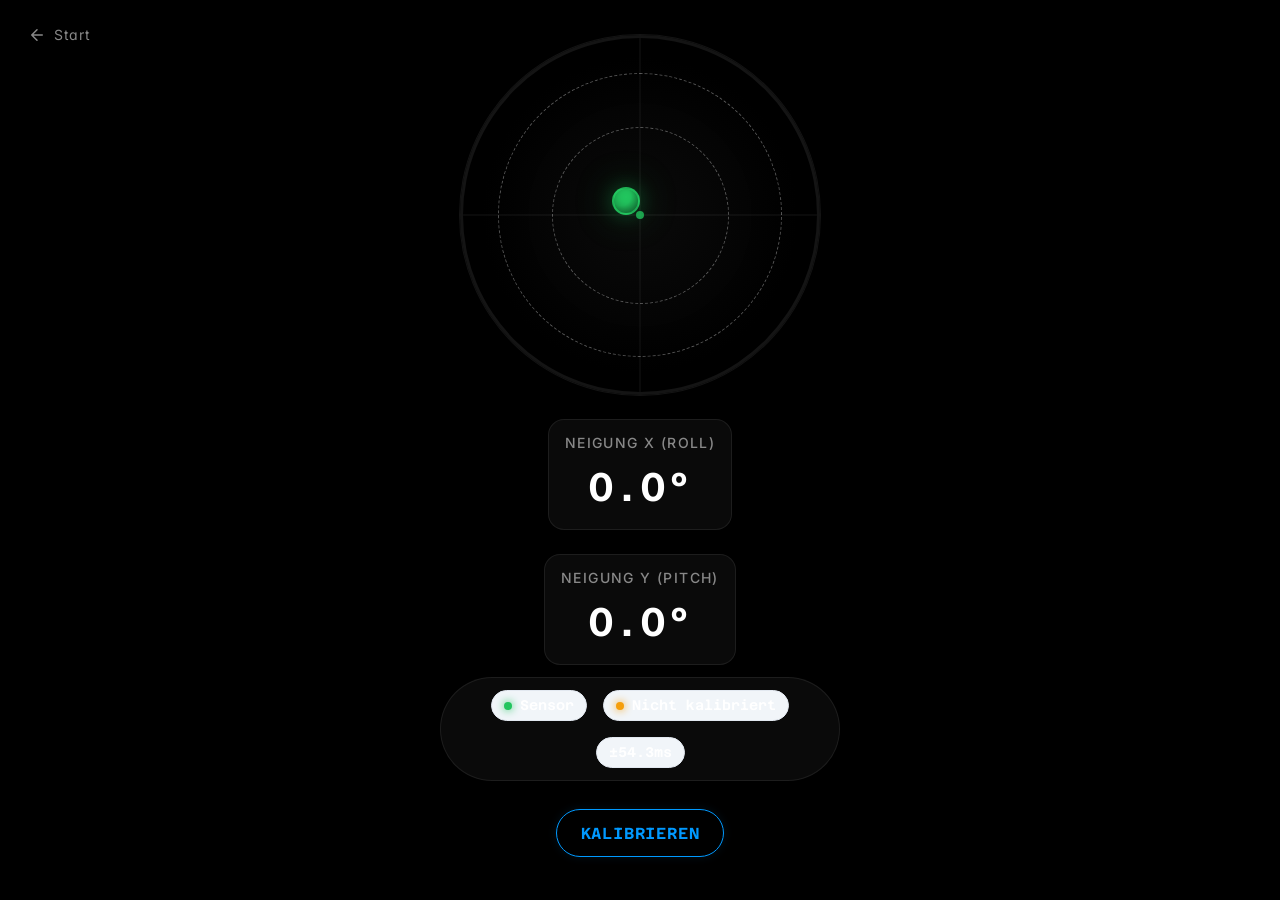
<file: wasserwaage.html>
<!DOCTYPE html>
<html lang="de">
<head>
  <meta charset="UTF-8">
  <meta name="viewport" content="width=device-width, initial-scale=1.0, viewport-fit=cover">
  <meta name="theme-color" content="#0099ff">
  <meta name="description" content="PE1 - Digitale Wasserwaage mit Handy-Sensoren">
  <title>Wasserwaage — PE1</title>
  <link rel="manifest" href="manifest.json">
  <link rel="apple-touch-icon" href="icons/icon-192.png">
  <link rel="icon" type="image/png" sizes="192x192" href="icons/icon-192.png">
  <link rel="icon" type="image/png" sizes="512x512" href="icons/icon-512.png">
  <meta name="apple-mobile-web-app-capable" content="yes">
  <meta name="apple-mobile-web-app-status-bar-style" content="default">
  <meta name="apple-mobile-web-app-title" content="PE1">
  <link rel="preconnect" href="https://fonts.googleapis.com">
  <link rel="preconnect" href="https://fonts.gstatic.com" crossorigin>
  <link href="https://fonts.googleapis.com/css2?family=Inter:wght@300;400;500;600;700&family=Azeret+Mono:wght@400;500&display=swap" rel="stylesheet">
  <link rel="stylesheet" href="styles.css">
  <style>
    :root {
      --level-bg: #000000;
      --level-surface: rgba(255, 255, 255, 0.04);
      --level-border: rgba(255, 255, 255, 0.08);
      --level-accent: #0099ff;
      --level-accent-glow: rgba(0, 153, 255, 0.3);
      --level-green: #22c55e;
      --level-green-glow: rgba(34, 197, 94, 0.3);
      --level-amber: #f59e0b;
      --level-red: #ef4444;
      --level-text: #ffffff;
      --level-muted: #888;
      --level-dim: #555;
    }

    [data-theme="light"] {
      --level-bg: #f8fafc;
      --level-surface: rgba(0, 0, 0, 0.03);
      --level-border: rgba(0, 0, 0, 0.1);
      --level-text: #0f172a;
      --level-muted: #64748b;
      --level-dim: #94a3b8;
    }

    body.level-page {
      background: var(--level-bg);
      color: var(--level-text);
      min-height: 100dvh;
      overflow: hidden;
      touch-action: none;
    }

    .level-container {
      width: 100%;
      height: 100dvh;
      display: flex;
      flex-direction: column;
      align-items: center;
      justify-content: center;
      padding: var(--space-4);
      padding-bottom: calc(var(--space-6) + var(--safe-bottom));
    }

    .level-bubble {
      position: relative;
      width: min(90vw, 360px);
      height: min(90vw, 360px);
      border-radius: 50%;
      background: radial-gradient(circle at 50% 50%, var(--level-surface) 0%, var(--level-bg) 70%);
      border: 3px solid var(--level-border);
      box-shadow:
        0 0 0 1px var(--level-border),
        0 0 40px rgba(0, 0, 0, 0.4),
        inset 0 0 60px rgba(0, 0, 0, 0.3);
      display: flex;
      align-items: center;
      justify-content: center;
    }

    [data-theme="light"] .level-bubble {
      background: radial-gradient(circle at 50% 50%, #ffffff 0%, var(--level-bg) 70%);
      box-shadow:
        0 0 0 1px var(--level-border),
        0 0 40px rgba(0, 0, 0, 0.1),
        inset 0 0 60px rgba(0, 0, 0, 0.05);
    }

    .bubble-ring {
      position: absolute;
      width: 80%;
      height: 80%;
      border: 1px dashed var(--level-dim);
      border-radius: 50%;
      pointer-events: none;
    }

    .bubble-ring-inner {
      position: absolute;
      width: 50%;
      height: 50%;
      border: 1px dashed var(--level-dim);
      border-radius: 50%;
      pointer-events: none;
    }

    .bubble-crosshair {
      position: absolute;
      width: 100%;
      height: 100%;
      pointer-events: none;
    }
    .bubble-crosshair::before,
    .bubble-crosshair::after {
      content: '';
      position: absolute;
      background: var(--level-border);
    }
    .bubble-crosshair::before {
      width: 1px;
      height: 100%;
      left: 50%;
      transform: translateX(-50%);
    }
    .bubble-crosshair::after {
      width: 100%;
      height: 1px;
      top: 50%;
      transform: translateY(-50%);
    }

    .bubble {
      position: absolute;
      width: 28px;
      height: 28px;
      border-radius: 50%;
      background: radial-gradient(circle at 30% 30%, var(--level-accent), var(--level-accent) 40%, #005aa3 100%);
      box-shadow:
        0 0 20px var(--level-accent-glow),
        0 0 40px var(--level-accent-glow),
        inset 0 -4px 8px rgba(0, 0, 0, 0.3);
      border: 2px solid rgba(255, 255, 255, 0.2);
      transform: translate(-50%, -50%);
      transition: transform 0.05s linear, box-shadow 0.1s, background 0.2s;
      pointer-events: none;
      will-change: transform;
    }

    .bubble.centered {
      background: radial-gradient(circle at 30% 30%, var(--level-green), var(--level-green) 40%, #15803d 100%);
      box-shadow:
        0 0 20px var(--level-green-glow),
        0 0 40px var(--level-green-glow),
        inset 0 -4px 8px rgba(0, 0, 0, 0.3);
      border-color: rgba(34, 197, 94, 0.5);
    }

    .bubble-trail {
      position: absolute;
      width: 100%;
      height: 100%;
      border-radius: 50%;
      pointer-events: none;
      overflow: hidden;
    }
    .trail-dot {
      position: absolute;
      width: 8px;
      height: 8px;
      border-radius: 50%;
      background: var(--level-accent);
      opacity: 0;
      transform: translate(-50%, -50%);
      pointer-events: none;
      transition: opacity 0.3s, transform 0.05s linear;
    }

    .level-info {
      margin-top: var(--space-6);
      display: flex;
      flex-direction: column;
      align-items: center;
      gap: var(--space-3);
      width: 100%;
      max-width: 400px;
    }

    .angle-display {
      display: flex;
      gap: var(--space-6);
      flex-wrap: wrap;
      justify-content: center;
    }

    .angle-item {
      display: flex;
      flex-direction: column;
      align-items: center;
      gap: var(--space-1);
      min-width: 100px;
      padding: var(--space-3) var(--space-4);
      background: var(--level-surface);
      border: 1px solid var(--level-border);
      border-radius: var(--radius-lg);
      backdrop-filter: blur(8px);
    }

    .angle-label {
      font-size: var(--text-caption);
      color: var(--level-muted);
      text-transform: uppercase;
      letter-spacing: 0.1em;
      font-weight: 500;
    }

    .angle-value {
      font-family: var(--font-mono);
      font-size: var(--text-h2);
      font-weight: 600;
      color: var(--level-text);
      font-variant-numeric: tabular-nums;
    }

    .angle-value.level {
      color: var(--level-green);
    }

    .status-bar {
      display: flex;
      align-items: center;
      justify-content: center;
      gap: var(--space-4);
      flex-wrap: wrap;
      padding: var(--space-3) var(--space-4);
      background: var(--level-surface);
      border: 1px solid var(--level-border);
      border-radius: var(--radius-pill);
      font-size: var(--text-body-sm);
      font-family: var(--font-mono);
    }

    .status-indicator {
      display: flex;
      align-items: center;
      gap: var(--space-2);
    }

    .status-dot {
      width: 8px;
      height: 8px;
      border-radius: 50%;
      background: var(--level-dim);
      transition: background 0.2s, box-shadow 0.2s;
    }
    .status-dot.active { background: var(--level-green); box-shadow: 0 0 8px var(--level-green); }
    .status-dot.waiting { background: var(--level-amber); box-shadow: 0 0 8px var(--level-amber); }

    .calibrate-btn {
      margin-top: var(--space-4);
      padding: var(--space-3) var(--space-6);
      background: transparent;
      border: 1px solid var(--level-accent);
      color: var(--level-accent);
      font-family: var(--font-mono);
      font-size: var(--text-body-sm);
      font-weight: 600;
      letter-spacing: 0.05em;
      border-radius: var(--radius-pill);
      cursor: pointer;
      min-height: var(--touch-target);
      min-width: var(--touch-target-lg);
      transition: all var(--duration-fast) var(--ease-out);
      box-shadow: 0 0 10px rgba(0, 153, 255, 0.1);
    }
    .calibrate-btn:hover:not(:disabled) {
      background: var(--level-accent);
      color: var(--level-bg);
      box-shadow: 0 0 20px var(--level-accent-glow);
    }
    .calibrate-btn:active:not(:disabled) { transform: scale(0.98); }
    .calibrate-btn:disabled { opacity: 0.5; cursor: not-allowed; }
    .calibrate-btn.calibrating {
      border-color: var(--level-amber);
      color: var(--level-amber);
      box-shadow: 0 0 10px rgba(245, 158, 11, 0.1);
    }

    .permission-panel {
      position: fixed;
      inset: 0;
      background: rgba(0, 0, 0, 0.95);
      display: flex;
      flex-direction: column;
      align-items: center;
      justify-content: center;
      gap: var(--space-5);
      z-index: 100;
      padding: var(--space-6);
      text-align: center;
    }
    .permission-panel.hidden { display: none; }

    [data-theme="light"] .permission-panel { background: rgba(248, 250, 252, 0.98); }

    .permission-text {
      max-width: 320px;
      font-size: var(--text-body);
      color: var(--level-muted);
      line-height: 1.6;
    }

    .permission-btn {
      padding: var(--space-3) var(--space-8);
      background: var(--level-accent);
      border: none;
      color: var(--level-bg);
      font-family: var(--font-mono);
      font-size: var(--text-body-sm);
      font-weight: 600;
      letter-spacing: 0.05em;
      border-radius: var(--radius-pill);
      cursor: pointer;
      min-height: var(--touch-target);
      min-width: var(--touch-target-lg);
      transition: all var(--duration-fast);
    }
    .permission-btn:hover:not(:disabled) { transform: translateY(-2px); box-shadow: 0 8px 20px var(--level-accent-glow); }
    .permission-btn:active:not(:disabled) { transform: translateY(0); }
    .permission-btn:disabled { opacity: 0.6; cursor: not-allowed; }

    .nav-back {
      position: fixed;
      top: var(--space-4);
      left: var(--space-4);
      display: inline-flex;
      align-items: center;
      gap: var(--space-2);
      color: var(--level-muted);
      text-decoration: none;
      font-size: var(--text-caption);
      letter-spacing: 0.05em;
      padding: var(--space-2) var(--space-3);
      border-radius: var(--radius-pill-sm);
      transition: all var(--duration-fast);
      z-index: 50;
    }
    .nav-back:hover { color: var(--level-accent); background: rgba(0, 153, 255, 0.1); }
    .nav-back svg { width: 18px; height: 18px; }

    @media (prefers-reduced-motion: reduce) {
      .bubble { transition: none; }
      .trail-dot { transition: none; }
      .calibrate-btn { transition: none; }
      .status-dot { transition: none; }
    }

    @media (max-width: 480px) {
      .angle-display { gap: var(--space-3); }
      .angle-item { min-width: 80px; padding: var(--space-2) var(--space-3); }
      .angle-value { font-size: var(--text-h3); }
    }
  </style>
</head>
<body class="level-page">
  <!-- Top Nav Back Link -->
  <a href="index.html" class="nav-back" aria-label="Zurück zur Startseite">
    <svg viewBox="0 0 24 24" fill="none" stroke="currentColor" stroke-width="2" stroke-linecap="round" stroke-linejoin="round" aria-hidden="true">
      <path d="M19 12H5M12 19l-7-7 7-7"/>
    </svg>
    Start
  </a>

  <!-- Permission Panel (iOS) -->
  <div id="permissionPanel" class="permission-panel" role="dialog" aria-modal="true" aria-labelledby="permTitle">
    <h1 id="permTitle" style="font-size: var(--text-h3); color: var(--level-accent); letter-spacing: 0.1em; text-transform: uppercase; margin: 0;">Berechtigung nötig</h1>
    <p id="permissionText" class="permission-text">Für die Wasserwaage wird Zugriff auf die Bewegungssensoren (Beschleunigungssensor) benötigt. Bitte erlaube den Zugriff.</p>
    <button id="permissionBtn" class="permission-btn" type="button">ZUGRIFF ERLAUBEN</button>
  </div>

  <!-- Main Content -->
  <main class="level-container" role="main">
    <!-- Bubble Level Visual -->
    <div class="level-bubble" aria-live="polite" aria-label="Digitale Wasserwaage">
      <div class="bubble-ring" aria-hidden="true"></div>
      <div class="bubble-ring-inner" aria-hidden="true"></div>
      <div class="bubble-crosshair" aria-hidden="true"></div>
      <div class="bubble-trail" id="bubbleTrail" aria-hidden="true"></div>
      <div class="bubble" id="bubble" role="img" aria-label="Luftblase der Wasserwaage"></div>
    </div>

    <!-- Angle Display -->
    <div class="level-info">
      <div class="angle-display">
        <div class="angle-item">
          <span class="angle-label">Neigung X (Roll)</span>
          <span class="angle-value" id="valRoll">0.0°</span>
        </div>
        <div class="angle-item">
          <span class="angle-label">Neigung Y (Pitch)</span>
          <span class="angle-value" id="valPitch">0.0°</span>
        </div>
      </div>

      <div class="status-bar">
        <div class="status-indicator">
          <span class="status-dot waiting" id="dotSensor"></span>
          <span>Sensor</span>
        </div>
        <div class="status-indicator">
          <span class="status-dot" id="dotCalibrated"></span>
          <span id="txtCalibrated">Nicht kalibriert</span>
        </div>
        <div class="status-indicator">
          <span id="valPrecision" style="font-variant-numeric: tabular-nums;">±0.0°</span>
        </div>
      </div>

      <button id="calibrateBtn" class="calibrate-btn" type="button" aria-label="Aktuelle Position als Nullpunkt kalibrieren">KALIBRIEREN</button>
    </div>
  </main>

  <script>
    // ============ STATE ============
    let calibrationOffset = { roll: 0, pitch: 0 };
    let isCalibrated = false;
    let motionGranted = false;
    let orientationGranted = false;
    let lastUpdate = performance.now();
    let trailDots = [];
    const MAX_TRAIL = 20;
    const LEVEL_THRESHOLD = 1.0; // degrees

    const bubble = document.getElementById('bubble');
    const bubbleTrail = document.getElementById('bubbleTrail');
    const valRoll = document.getElementById('valRoll');
    const valPitch = document.getElementById('valPitch');
    const dotSensor = document.getElementById('dotSensor');
    const dotCalibrated = document.getElementById('dotCalibrated');
    const txtCalibrated = document.getElementById('txtCalibrated');
    const valPrecision = document.getElementById('valPrecision');
    const calibrateBtn = document.getElementById('calibrateBtn');
    const permissionPanel = document.getElementById('permissionPanel');
    const permissionBtn = document.getElementById('permissionBtn');
    const permissionText = document.getElementById('permissionText');

    const bubbleSize = 28;
    const maxRadius = 140; // pixels from center (80% of 360/2 = 144)

    // ============ HELPERS ============
    function fmt(num, decimals = 1) {
      return (decimals === 0 ? Math.round(num) : num.toFixed(decimals));
    }

    function clamp(v, min, max) {
      return Math.max(min, Math.min(max, v));
    }

    // ============ BUBBLE POSITION ============
    function updateBubble(roll, pitch) {
      // Convert degrees to pixel offset
      // roll = rotation around X axis (tilt left/right) -> moves bubble horizontally
      // pitch = rotation around Y axis (tilt forward/back) -> moves bubble vertically
      const scale = maxRadius / 45; // 45° = full radius
      const x = clamp(roll * scale, -maxRadius, maxRadius);
      const y = clamp(pitch * scale, -maxRadius, maxRadius);

      bubble.style.transform = `translate(calc(-50% + ${x}px), calc(-50% + ${y}px))`;

      // Check if centered (level)
      const isLevel = Math.abs(roll) < LEVEL_THRESHOLD && Math.abs(pitch) < LEVEL_THRESHOLD;
      bubble.classList.toggle('centered', isLevel);

      // Update trail
      addTrailDot(x, y, isLevel);
    }

    function addTrailDot(x, y, isLevel) {
      const dot = document.createElement('div');
      dot.className = 'trail-dot';
      dot.style.left = `calc(50% + ${x}px)`;
      dot.style.top = `calc(50% + ${y}px)`;
      dot.style.background = isLevel ? 'var(--level-green)' : 'var(--level-accent)';
      dot.style.opacity = '0.6';

      bubbleTrail.appendChild(dot);
      trailDots.push(dot);

      // Fade out old dots
      if (trailDots.length > MAX_TRAIL) {
        const old = trailDots.shift();
        old.style.opacity = '0';
        setTimeout(() => old.remove(), 300);
      }

      // Force reflow then show
      requestAnimationFrame(() => {
        dot.style.opacity = isLevel ? '0.8' : '0.4';
      });
    }

    // ============ CALIBRATION ============
    function loadCalibration() {
      try {
        const saved = localStorage.getItem('wasserwaage_calibration');
        if (saved) {
          calibrationOffset = JSON.parse(saved);
          isCalibrated = true;
          updateCalibratedUI();
        }
      } catch (e) {
        console.warn('Calibration load failed:', e);
      }
    }

    function saveCalibration() {
      try {
        localStorage.setItem('wasserwaage_calibration', JSON.stringify(calibrationOffset));
      } catch (e) {
        console.warn('Calibration save failed:', e);
      }
    }

    function updateCalibratedUI() {
      dotCalibrated.classList.toggle('active', isCalibrated);
      dotCalibrated.classList.toggle('waiting', !isCalibrated);
      txtCalibrated.textContent = isCalibrated ? 'Kalibriert' : 'Nicht kalibriert';
      calibrateBtn.textContent = isCalibrated ? 'NEU KALIBRIEREN' : 'KALIBRIEREN';
    }

    function doCalibrate(currentRoll, currentPitch) {
      calibrateBtn.disabled = true;
      calibrateBtn.classList.add('calibrating');
      calibrateBtn.textContent = 'KALIBRIERE...';

      // Calibrate to current position (make current position = 0,0)
      calibrationOffset.roll = currentRoll;
      calibrationOffset.pitch = currentPitch;
      isCalibrated = true;
      saveCalibration();
      updateCalibratedUI();

      // Clear trail on calibration
      trailDots.forEach(d => d.remove());
      trailDots = [];

      setTimeout(() => {
        calibrateBtn.disabled = false;
        calibrateBtn.classList.remove('calibrating');
      }, 500);
    }

    // ============ SENSOR HANDLING ============
    function handleMotion(e) {
      const now = performance.now();
      const interval = now - lastUpdate;
      lastUpdate = now;

      // Use accelerationIncludingGravity (gravity vector in device coordinates)
      const acc = e.accelerationIncludingGravity;
      if (!acc) return;

      const x = acc.x || 0;
      const y = acc.y || 0;
      const z = acc.z || 0;

      // Calculate tilt angles from gravity vector
      // roll (rotation around X): tilt left/right -> atan2(y, z)
      // pitch (rotation around Y): tilt forward/back -> atan2(-x, z)
      const rawRoll = Math.atan2(y, z) * 180 / Math.PI;
      const rawPitch = Math.atan2(-x, z) * 180 / Math.PI;

      // Apply calibration offset
      const roll = rawRoll - calibrationOffset.roll;
      const pitch = rawPitch - calibrationOffset.pitch;

      // Update displays
      valRoll.textContent = fmt(roll) + '°';
      valPitch.textContent = fmt(pitch) + '°';
      valPrecision.textContent = `±${fmt(interval)}ms`;

      // Update bubble
      updateBubble(roll, pitch);

      // Sensor active indicator
      dotSensor.classList.add('active');
      dotSensor.classList.remove('waiting');
    }

    function handleOrientation(e) {
      // DeviceOrientation gives us alpha/beta/gamma as backup
      // beta = front/back tilt (-180 to 180) -> pitch
      // gamma = left/right tilt (-90 to 90) -> roll
      // We use this only if devicemotion isn't available
    }

    // ============ PERMISSIONS ============
    async function requestPermissions() {
      // iOS DeviceMotion permission
      if (typeof DeviceMotionEvent !== 'undefined' && typeof DeviceMotionEvent.requestPermission === 'function') {
        try {
          permissionBtn.disabled = true;
          permissionBtn.textContent = 'ANFRAGE...';
          const response = await DeviceMotionEvent.requestPermission();
          motionGranted = response === 'granted';
          if (!motionGranted) {
            permissionText.textContent = 'Bewegungssensor-Zugriff verweigert. Die Wasserwaage funktioniert nicht ohne Sensorzugriff.';
            permissionBtn.disabled = false;
            permissionBtn.textContent = 'ERNEUT VERSUCHEN';
            return;
          }
        } catch (err) {
          console.error('DeviceMotion permission error:', err);
          motionGranted = false;
        }
      } else {
        motionGranted = true; // Non-iOS doesn't need permission
      }

      // iOS DeviceOrientation permission (optional, for backup)
      if (typeof DeviceOrientationEvent !== 'undefined' && typeof DeviceOrientationEvent.requestPermission === 'function') {
        try {
          const response = await DeviceOrientationEvent.requestPermission();
          orientationGranted = response === 'granted';
        } catch (err) {
          orientationGranted = false;
        }
      } else {
        orientationGranted = true;
      }

      if (motionGranted) {
        permissionPanel.classList.add('hidden');
        initSensors();
      } else {
        permissionText.textContent = 'Zugriff verweigert. Bitte in den Browser-Einstellungen erlauben und Seite neu laden.';
        permissionBtn.disabled = false;
        permissionBtn.textContent = 'SEITE NEU LADEN';
        permissionBtn.onclick = () => location.reload();
      }
    }

    function initSensors() {
      // Devicemotion - primary sensor for level
      window.addEventListener('devicemotion', handleMotion, { passive: true });

      // DeviceOrientation - fallback
      window.addEventListener('deviceorientation', handleOrientation, { passive: true });

      // Update sensor status after first reading
      setTimeout(() => {
        dotSensor.classList.add('active');
        dotSensor.classList.remove('waiting');
      }, 500);
    }

    // ============ INIT ============
    function init() {
      loadCalibration();
      updateCalibratedUI();

      // Check if we need permission (iOS)
      const needsPermission = typeof DeviceMotionEvent !== 'undefined' && typeof DeviceMotionEvent.requestPermission === 'function';
      if (needsPermission) {
        permissionPanel.classList.remove('hidden');
      } else {
        permissionPanel.classList.add('hidden');
        initSensors();
      }

      // Calibrate button
      calibrateBtn.addEventListener('click', () => {
        // Get current raw values from last event
        // We'll use the displayed values + calibration offset
        const currentRoll = parseFloat(valRoll.textContent) + calibrationOffset.roll;
        const currentPitch = parseFloat(valPitch.textContent) + calibrationOffset.pitch;
        doCalibrate(currentRoll, currentPitch);
      });

      // Permission button
      permissionBtn.addEventListener('click', requestPermissions);

      // Prevent pull-to-refresh and overscroll
      document.body.addEventListener('touchmove', e => {
        if (e.scale !== 1) e.preventDefault();
      }, { passive: false });
    }

    // Start
    if (document.readyState === 'loading') {
      document.addEventListener('DOMContentLoaded', init);
    } else {
      init();
    }
  </script>
</body>
</html>
</file>
<file: styles.css>
/* ===== FRAMER-INSPIRED TOUCH-FIRST DESIGN SYSTEM ===== */
/* Shared styles for all PE1 pages */

:root {
  /* Colors - Framer Blue as primary, light-friendly (DEFAULT = LIGHT) */
  --color-bg: #f8fafc;
  --color-bg-elevated: #ffffff;
  --color-surface: #ffffff;
  --color-surface-hover: #f1f5f9;
  --color-surface-pressed: #e2e8f0;
  --color-void: #000000;
  --color-text: #0f172a;
  --color-text-muted: #64748b;
  --color-text-subtle: #94a3b8;
  --color-border: #e2e8f0;
  --color-border-strong: #cbd5e1;

  /* Framer Blue - THE accent */
  --color-accent: #0099ff;
  --color-accent-hover: #0077cc;
  --color-accent-pressed: #005aa3;
  --color-accent-glow: rgba(0, 153, 255, 0.15);
  --color-accent-ring: rgba(0, 153, 255, 0.3);
  --color-accent-soft: rgba(0, 153, 255, 0.1);

  /* Semantic */
  --color-success: #22c55e;
  --color-warning: #f59e0b;
  --color-error: #ef4444;

  /* Typography - Inter with OpenType features */
  --font-sans: 'Inter', system-ui, -apple-system, 'Segoe UI', Roboto, sans-serif;
  --font-mono: 'Azeret Mono', ui-monospace, SFMono-Regular, Menlo, Monaco, Consolas, monospace;

  /* Fluid Type Scale (clamp for responsive) */
  --text-display: clamp(2.5rem, 8vw, 4.5rem);       /* 40-72px */
  --text-h1: clamp(2rem, 6vw, 3.5rem);                /* 32-56px */
  --text-h2: clamp(1.5rem, 4vw, 2.5rem);              /* 24-40px */
  --text-h3: clamp(1.25rem, 3vw, 1.75rem);            /* 20-28px */
  --text-body-lg: clamp(1.125rem, 2.5vw, 1.25rem);    /* 18-20px */
  --text-body: clamp(1rem, 2vw, 1.125rem);            /* 16-18px */
  --text-body-sm: clamp(0.875rem, 1.8vw, 1rem);       /* 14-16px */
  --text-caption: clamp(0.75rem, 1.5vw, 0.875rem);    /* 12-14px */

  /* Letter spacing - Framer-inspired but readable */
  --tracking-tight: -0.03em;
  --tracking-normal: -0.01em;
  --tracking-wide: 0.02em;

  /* Spacing - 8px base unit */
  --space-1: 4px;
  --space-2: 8px;
  --space-3: 12px;
  --space-4: 16px;
  --space-5: 20px;
  --space-6: 24px;
  --space-8: 32px;
  --space-10: 40px;
  --space-12: 48px;
  --space-16: 64px;
  --space-20: 80px;

  /* Border Radius - Pill-first for touch */
  --radius-sm: 8px;
  --radius-md: 12px;
  --radius-lg: 16px;
  --radius-xl: 24px;
  --radius-pill: 100px;        /* Full pill for primary actions */
  --radius-pill-sm: 40px;      /* Smaller pill for secondary */

  /* Shadows - Framer-style elevation */
  --shadow-ring: 0 0 0 1px var(--color-accent-glow);
  --shadow-card: 0 1px 3px rgba(0,0,0,0.08), 0 4px 12px rgba(0,0,0,0.06);
  --shadow-card-hover: 0 4px 12px rgba(0,0,0,0.1), 0 8px 24px rgba(0,0,0,0.08);
  --shadow-float: 0 8px 30px rgba(0,0,0,0.12), 0 0 0 1px rgba(255,255,255,0.5);
  --shadow-press: inset 0 2px 4px rgba(0,0,0,0.1);

  /* Transitions - Framer-motion feel */
  --ease-spring: cubic-bezier(0.34, 1.56, 0.64, 1);
  --ease-out: cubic-bezier(0.16, 1, 0.3, 1);
  --ease-in: cubic-bezier(0.4, 0, 1, 1);
  --duration-fast: 120ms;
  --duration-normal: 200ms;
  --duration-slow: 300ms;

  /* Touch Target Minimum */
  --touch-target: 48px;
  --touch-target-lg: 56px;

  /* Safe Area Insets */
  --safe-top: env(safe-area-inset-top, 0);
  --safe-bottom: env(safe-area-inset-bottom, 0);
  --safe-left: env(safe-area-inset-left, 0);
  --safe-right: env(safe-area-inset-right, 0);
}

/* ===== EXPLICIT THEME SELECTORS (take precedence over media query) ===== */

/* Dark theme - explicit via data-theme="dark" */
[data-theme="dark"] {
  --color-bg: #000000;
  --color-bg-elevated: #090909;
  --color-surface: #090909;
  --color-surface-hover: #171717;
  --color-surface-pressed: #262626;
  --color-text: #ffffff;
  --color-text-muted: #a6a6a6;
  --color-text-subtle: #737373;
  --color-border: #262626;
  --color-border-strong: #404040;
  --shadow-card: 0 1px 3px rgba(0,0,0,0.3), 0 4px 12px rgba(0,0,0,0.2);
  --shadow-card-hover: 0 4px 12px rgba(0,0,0,0.4), 0 8px 24px rgba(0,0,0,0.3);
  --shadow-float: 0 8px 30px rgba(0,0,0,0.5), 0 0 0 1px rgba(255,255,255,0.05);
}

/* Light theme - explicit via data-theme="light" */
[data-theme="light"] {
  --color-bg: #f8fafc;
  --color-bg-elevated: #ffffff;
  --color-surface: #ffffff;
  --color-surface-hover: #f1f5f9;
  --color-surface-pressed: #e2e8f0;
  --color-text: #0f172a;
  --color-text-muted: #64748b;
  --color-text-subtle: #94a3b8;
  --color-border: #e2e8f0;
  --color-border-strong: #cbd5e1;
}

/* System preference fallback (when no explicit data-theme is set) */
@media (prefers-color-scheme: dark) {
  :root:not([data-theme]) {
    --color-bg: #000000;
    --color-bg-elevated: #090909;
    --color-surface: #090909;
    --color-surface-hover: #171717;
    --color-surface-pressed: #262626;
    --color-text: #ffffff;
    --color-text-muted: #a6a6a6;
    --color-text-subtle: #737373;
    --color-border: #262626;
    --color-border-strong: #404040;
    --shadow-card: 0 1px 3px rgba(0,0,0,0.3), 0 4px 12px rgba(0,0,0,0.2);
    --shadow-card-hover: 0 4px 12px rgba(0,0,0,0.4), 0 8px 24px rgba(0,0,0,0.3);
    --shadow-float: 0 8px 30px rgba(0,0,0,0.5), 0 0 0 1px rgba(255,255,255,0.05);
  }
}

/* ===== RESET & BASE ===== */
*, *::before, *::after { box-sizing: border-box; margin: 0; padding: 0; }
html {
  font-size: 16px;
  -webkit-text-size-adjust: 100%;
  -webkit-tap-highlight-color: transparent;
  scroll-behavior: smooth;
}
@media (prefers-reduced-motion: reduce) {
  html { scroll-behavior: auto; }
  *, *::before, *::after {
    animation-duration: 0.01ms !important;
    animation-iteration-count: 1 !important;
    transition-duration: 0.01ms !important;
  }
}

body {
  font-family: var(--font-sans);
  background: var(--color-bg);
  color: var(--color-text);
  line-height: 1.5;
  min-height: 100vh;
  min-height: 100dvh;
  display: flex;
  flex-direction: column;
  font-feature-settings: 'cv01', 'cv05', 'cv09', 'cv11', 'ss03', 'ss07';
  text-rendering: optimizeLegibility;
  -webkit-font-smoothing: antialiased;
  -moz-osx-font-smoothing: grayscale;
}

/* Focus Visible - Framer Blue Ring */
:focus-visible {
  outline: none;
  box-shadow: 0 0 0 3px var(--color-accent-ring);
  border-radius: var(--radius-md);
}

/* Selection */
::selection { background: var(--color-accent-soft); color: var(--color-accent); }

/* Scrollbar */
::-webkit-scrollbar { width: 8px; height: 8px; }
::-webkit-scrollbar-track { background: transparent; }
::-webkit-scrollbar-thumb { background: var(--color-border-strong); border-radius: 4px; }
::-webkit-scrollbar-thumb:hover { background: var(--color-text-subtle); }

/* ===== TOUCH-FIRST UTILITIES ===== */
.touch-target {
  min-height: var(--touch-target);
  min-width: var(--touch-target);
  display: flex;
  align-items: center;
  justify-content: center;
}
.touch-target-lg { min-height: var(--touch-target-lg); min-width: var(--touch-target-lg); }

.haptic-tap { transition: transform var(--duration-fast) var(--ease-spring), box-shadow var(--duration-fast) var(--ease-out); }
.haptic-tap:active { transform: scale(0.96); box-shadow: var(--shadow-press); }
.haptic-tap:focus-visible:not(:active) { transform: none; box-shadow: none; }

/* ===== LAYOUT ===== */
.container { width: 100%; max-width: 1200px; margin: 0 auto; padding: 0 var(--space-4); }
.section { padding: var(--space-12) 0; }
@media (max-width: 640px) { .section { padding: var(--space-8) 0; } }

/* ===== COMPONENTS ===== */

/* Buttons - Pill-first, Touch-optimized */
.btn {
  display: inline-flex;
  align-items: center;
  justify-content: center;
  gap: var(--space-2);
  font-family: inherit;
  font-size: var(--text-body-sm);
  font-weight: 600;
  letter-spacing: var(--tracking-wide);
  text-decoration: none;
  border: none;
  cursor: pointer;
  border-radius: var(--radius-pill);
  transition: all var(--duration-normal) var(--ease-out);
  white-space: nowrap;
  user-select: none;
  -webkit-user-select: none;
}
.btn:disabled { opacity: 0.4; cursor: not-allowed; pointer-events: none; }

.btn-primary {
  background: var(--color-void);
  color: var(--color-bg);
  padding: var(--space-3) var(--space-6);
  min-height: var(--touch-target);
  box-shadow: var(--shadow-card);
}
@media (prefers-color-scheme: dark) {
  .btn-primary { background: var(--color-bg); color: var(--color-void); }
}
[data-theme="light"] .btn-primary { background: var(--color-void); color: var(--color-bg); }
.btn-primary:hover:not(:disabled) { box-shadow: var(--shadow-card-hover); transform: translateY(-2px); }
.btn-primary:active:not(:disabled) { transform: scale(0.98); box-shadow: var(--shadow-press); }

.btn-accent {
  background: var(--color-accent);
  color: white;
  padding: var(--space-3) var(--space-6);
  min-height: var(--touch-target);
  box-shadow: 0 2px 8px rgba(0,153,255,0.3);
}
.btn-accent:hover:not(:disabled) { background: var(--color-accent-hover); box-shadow: 0 4px 16px rgba(0,153,255,0.4); transform: translateY(-2px); }
.btn-accent:active:not(:disabled) { background: var(--color-accent-pressed); transform: scale(0.98); }

.btn-frosted {
  background: rgba(255,255,255,0.1);
  backdrop-filter: blur(20px);
  -webkit-backdrop-filter: blur(20px);
  color: var(--color-text);
  border: 1px solid var(--color-border);
  padding: var(--space-2) var(--space-5);
  min-height: var(--touch-target);
  border-radius: var(--radius-pill-sm);
}
@media (prefers-color-scheme: dark) {
  .btn-frosted { background: rgba(255,255,255,0.08); border-color: var(--color-border-strong); }
}
.btn-frosted:hover:not(:disabled) { background: rgba(255,255,255,0.15); border-color: var(--color-accent); }
.btn-frosted:active:not(:disabled) { background: rgba(255,255,255,0.2); transform: scale(0.98); }

.btn-ghost {
  background: transparent;
  color: var(--color-text-muted);
  padding: var(--space-2) var(--space-4);
  min-height: var(--touch-target);
  border-radius: var(--radius-pill-sm);
}
.btn-ghost:hover:not(:disabled) { color: var(--color-text); background: var(--color-surface-hover); }
.btn-ghost:active:not(:disabled) { background: var(--color-surface-pressed); transform: scale(0.98); }

.btn-icon { padding: var(--space-2); border-radius: var(--radius-pill-sm); }
.btn-full { width: 100%; }

/* Cards - Framer-style with blue ring */
.card {
  background: var(--color-surface);
  border: 1px solid var(--color-border);
  border-radius: var(--radius-lg);
  box-shadow: var(--shadow-card);
  transition: all var(--duration-normal) var(--ease-out);
  overflow: hidden;
}
.card:hover { box-shadow: var(--shadow-card-hover); border-color: var(--color-accent-glow); transform: translateY(-2px); }
.card:active { transform: translateY(0) scale(0.99); box-shadow: var(--shadow-press); }

.card-ring { box-shadow: var(--shadow-ring), var(--shadow-card); }
.card-ring:hover { box-shadow: 0 0 0 2px var(--color-accent-glow), var(--shadow-card-hover); }

/* Navigation - Bottom Tab Bar for Touch */
.nav-bottom {
  position: fixed;
  bottom: 0;
  left: 0;
  right: 0;
  background: var(--color-surface);
  border-top: 1px solid var(--color-border);
  backdrop-filter: blur(20px);
  -webkit-backdrop-filter: blur(20px);
  display: flex;
  justify-content: space-around;
  padding: var(--space-2) calc(var(--space-3) + var(--safe-left));
  padding-right: calc(var(--space-3) + var(--safe-right));
  padding-bottom: calc(var(--space-3) + var(--safe-bottom));
  z-index: 100;
  box-shadow: 0 -4px 20px rgba(0,0,0,0.08);
}
@media (prefers-color-scheme: dark) {
  .nav-bottom { background: rgba(9,9,9,0.9); border-top-color: var(--color-border-strong); }
}
[data-theme="light"] .nav-bottom { background: rgba(255,255,255,0.9); border-top-color: var(--color-border); }

.nav-item {
  flex: 1;
  display: flex;
  flex-direction: column;
  align-items: center;
  gap: 2px;
  padding: var(--space-2) var(--space-3);
  min-height: var(--touch-target-lg);
  min-width: var(--touch-target-lg);
  color: var(--color-text-muted);
  text-decoration: none;
  font-size: var(--text-caption);
  font-weight: 500;
  border-radius: var(--radius-md);
  transition: all var(--duration-fast) var(--ease-out);
  position: relative;
}
.nav-item:active { background: var(--color-surface-pressed); }
.nav-item.active { color: var(--color-accent); }
.nav-item.active::before {
  content: '';
  position: absolute;
  top: -2px;
  left: 50%;
  transform: translateX(-50%);
  width: 20px;
  height: 3px;
  background: var(--color-accent);
  border-radius: 2px;
}
.nav-item svg { width: 24px; height: 24px; flex-shrink: 0; }
.nav-item span { display: none; white-space: nowrap; }
@media (min-width: 480px) { .nav-item span { display: block; } }

/* Top Nav - Minimal for Desktop */
.nav-top {
  position: sticky;
  top: 0;
  z-index: 50;
  background: var(--color-surface);
  border-bottom: 1px solid var(--color-border);
  backdrop-filter: blur(20px);
  -webkit-backdrop-filter: blur(20px);
  padding: var(--space-3) var(--space-4);
}
.nav-top-inner { display: flex; align-items: center; justify-content: space-between; gap: var(--space-4); max-width: 1200px; margin: 0 auto; }
.nav-brand { display: flex; align-items: center; gap: var(--space-2); font-weight: 700; font-size: var(--text-h3); text-decoration: none; color: var(--color-text); letter-spacing: var(--tracking-tight); }
.nav-brand svg { width: 32px; height: 32px; color: var(--color-accent); }
.nav-links { display: none; gap: var(--space-2); }
@media (min-width: 768px) { .nav-links { display: flex; } }
.nav-link { padding: var(--space-2) var(--space-3); border-radius: var(--radius-pill-sm); color: var(--color-text-muted); text-decoration: none; font-size: var(--text-body-sm); font-weight: 500; transition: all var(--duration-fast) var(--ease-out); min-height: var(--touch-target); }
.nav-link:hover, .nav-link.active { color: var(--color-accent); background: var(--color-accent-soft); }
.nav-link:active { background: var(--color-surface-pressed); transform: scale(0.98); }

/* Hero Section */
.hero {
  padding: var(--space-16) var(--space-4) var(--space-12);
  text-align: center;
  position: relative;
  overflow: hidden;
}
.hero::before {
  content: '';
  position: absolute;
  top: -50%;
  left: -50%;
  width: 200%;
  height: 200%;
  background: radial-gradient(ellipse at center, var(--color-accent-soft) 0%, transparent 70%);
  pointer-events: none;
  animation: pulseGlow 4s var(--ease-out) infinite;
}
@keyframes pulseGlow { 0%, 100% { opacity: 0.5; } 50% { opacity: 1; } }

.hero-content { position: relative; z-index: 1; max-width: 600px; margin: 0 auto; }
.hero-icon {
  width: 80px; height: 80px; border-radius: var(--radius-xl);
  background: var(--color-accent);
  display: inline-flex;
  align-items: center;
  justify-content: center;
  margin-bottom: var(--space-6);
  box-shadow: 0 8px 30px rgba(0,153,255,0.3), var(--shadow-ring);
  animation: float 3s var(--ease-out) infinite;
}
@keyframes float { 0%, 100% { transform: translateY(0); } 50% { transform: translateY(-8px); } }
.hero-icon svg { width: 40px; height: 40px; color: white; }

.hero-title {
  font-size: var(--text-display);
  font-weight: 700;
  line-height: 1.05;
  letter-spacing: var(--tracking-tight);
  margin-bottom: var(--space-4);
  color: var(--color-text);
}
.hero-subtitle {
  font-size: var(--text-body-lg);
  color: var(--color-text-muted);
  line-height: 1.6;
  margin-bottom: var(--space-8);
  max-width: 480px;
  margin-left: auto;
  margin-right: auto;
}
.hero-actions { display: flex; flex-wrap: wrap; gap: var(--space-3); justify-content: center; }

/* Compact Hero for sub-pages */
.hero.compact {
  padding: var(--space-6) var(--space-4) var(--space-5);
}
.hero.compact .hero-icon { width: 48px; height: 48px; margin-bottom: var(--space-3); }
.hero.compact .hero-icon svg { width: 24px; height: 24px; }
.hero.compact .hero-title { font-size: var(--text-h2); margin-bottom: var(--space-2); }
.hero.compact .hero-subtitle { font-size: var(--text-body-sm); margin-bottom: var(--space-4); }
.hero.compact::before { display: none; }
.hero.compact .hero-icon { animation: none; }

/* Extra Compact Hero for index page */
.hero.compact.index-hero {
  padding: var(--space-5) var(--space-4) var(--space-4);
}
.hero.compact.index-hero .hero-icon { width: 40px; height: 40px; margin-bottom: var(--space-2); }
.hero.compact.index-hero .hero-icon svg { width: 20px; height: 20px; }
.hero.compact.index-hero .hero-title { font-size: var(--text-h3); margin-bottom: var(--space-2); }
.hero.compact.index-hero .hero-subtitle { font-size: var(--text-caption); margin-bottom: var(--space-3); }

/* Feature Grid */
.features { display: grid; grid-template-columns: 1fr; gap: var(--space-4); }
@media (min-width: 480px) { .features { grid-template-columns: repeat(2, 1fr); } }
@media (min-width: 1024px) { .features { grid-template-columns: repeat(3, 1fr); } }

.feature-card {
  padding: var(--space-5);
  display: flex;
  flex-direction: column;
  gap: var(--space-3);
  text-decoration: none;
  color: inherit;
  min-height: 160px;
}
.feature-icon {
  width: 48px; height: 48px; border-radius: var(--radius-md);
  display: flex; align-items: center; justify-content: center;
  flex-shrink: 0;
}
.feature-icon svg { width: 24px; height: 24px; color: white; }
.feature-icon--blue { background: var(--color-accent); }
.feature-icon--green { background: var(--color-success); }
.feature-icon--amber { background: var(--color-warning); }
.feature-icon--orange { background: #f97316; }
.feature-icon--purple { background: #8b5cf6; }
.feature-icon--pink { background: #ec4899; }
.feature-icon--cyan { background: #06b6d4; }

.feature-title { font-size: var(--text-h3); font-weight: 700; letter-spacing: var(--tracking-tight); line-height: 1.2; }
.feature-desc { font-size: var(--text-body-sm); color: var(--color-text-muted); line-height: 1.5; flex: 1; }
.feature-arrow { align-self: flex-end; color: var(--color-text-subtle); transition: transform var(--duration-fast) var(--ease-out); }
.feature-card:hover .feature-arrow { transform: translateX(4px); color: var(--color-accent); }

/* Install CTA Card - replaces hero + banner */
.install-cta-card {
  flex-direction: row;
  align-items: center;
  gap: var(--space-4);
  padding: var(--space-5);
}
.install-cta-card .feature-icon { flex-shrink: 0; }
.install-cta-content { flex: 1; min-width: 0; }
.install-cta-content .feature-title { margin-bottom: var(--space-1); }
.install-cta-content .feature-desc { margin: 0; }
.install-cta-actions { flex-shrink: 0; }
.install-cta-actions .btn { min-width: 140px; }

@media (max-width: 480px) {
  .install-cta-card { flex-direction: column; text-align: center; }
  .install-cta-actions { width: 100%; }
  .install-cta-actions .btn { width: 100%; }
}

/* Theme Toggle */
.theme-toggle {
  width: 44px; height: 44px;
  border-radius: var(--radius-pill-sm);
  background: var(--color-surface);
  border: 1px solid var(--color-border);
  display: flex; align-items: center; justify-content: center;
  cursor: pointer;
  transition: all var(--duration-fast) var(--ease-out);
  min-height: var(--touch-target);
  min-width: var(--touch-target);
}
.theme-toggle:hover { border-color: var(--color-accent); background: var(--color-surface-hover); }
.theme-toggle:active { transform: scale(0.95); }
.theme-toggle svg { width: 22px; height: 22px; color: var(--color-text-muted); transition: opacity var(--duration-fast), transform var(--duration-fast); }
.theme-toggle .sun { display: none; }
[data-theme="light"] .theme-toggle .moon { display: none; }
[data-theme="light"] .theme-toggle .sun { display: block; }
:root:not([data-theme="light"]) .theme-toggle .moon { display: block; }
:root:not([data-theme="light"]) .theme-toggle .sun { display: none; }

/* Footer */
footer { padding: var(--space-8) var(--space-4); text-align: center; color: var(--color-text-muted); font-size: var(--text-caption); border-top: 1px solid var(--color-border); margin-top: auto; background: var(--color-surface); }

/* Compass Page Specific */
.compass-wrapper { display: flex; flex-direction: column; align-items: center; gap: var(--space-6); padding: var(--space-6) var(--space-4); }

.compass {
  width: clamp(200px, 60vw, 300px);
  height: clamp(200px, 60vw, 300px);
  border-radius: 50%;
  position: relative;
  box-shadow: var(--shadow-card), inset 0 2px 8px rgba(255,255,255,0.2), inset 0 -2px 8px rgba(0,0,0,0.1);
  touch-action: none;
}

/* FIXED: Lubber Line (Peilinie) at top - 12 o'clock position */
.lubber-line {
  position: absolute;
  top: 0;
  left: 50%;
  transform: translateX(-50%);
  width: 100%;
  height: 30px;
  pointer-events: none;
  z-index: 20;
}
.lubber-triangle {
  position: absolute;
  top: 0;
  left: 50%;
  transform: translateX(-50%);
  width: 0;
  height: 0;
  border-left: 8px solid transparent;
  border-right: 8px solid transparent;
  border-bottom: 16px solid #ef4444;
  filter: drop-shadow(0 2px 4px rgba(0,0,0,0.3));
}
.lubber-dot {
  position: absolute;
  top: 12px;
  left: 50%;
  transform: translateX(-50%);
  width: 6px;
  height: 6px;
  background: #ef4444;
  border-radius: 50%;
  box-shadow: 0 0 4px rgba(239,68,68,0.5);
}

/* ROTATING: Compass Rose */
.compass-rose {
  width: 100%;
  height: 100%;
  border-radius: 50%;
  background: conic-gradient(from 0deg, #003366, #0055aa, #0099ff, #33bbff, #66ddff, #99eeff, #ccefff, white, #99eeff, #66ddff, #33bbff, #0099ff, #0055aa, #003366, #003366);
  border: 4px solid #003366;
  position: relative;
  box-shadow: inset 0 2px 8px rgba(255,255,255,0.2), inset 0 -2px 8px rgba(0,0,0,0.1);
  transition: transform 0.1s linear;
  transform-origin: center center;
  z-index: 5;
}

.compass-face {
  width: 100%;
  height: 100%;
  border-radius: 50%;
  position: relative;
  pointer-events: none;
}

.compass-markings {
  position: absolute;
  top: 0;
  left: 0;
  width: 100%;
  height: 100%;
  border-radius: 50%;
}

.marking {
  position: absolute;
  left: 50%;
  top: 0;
  width: 2px;
  background: #1e3a8a;
  transform-origin: bottom center;
  transform: translateX(-50%);
}
.marking-major { height: 18px; width: 3px; background: #1e3a8a; }
.marking-minor { height: 10px; background: #3b82f6; opacity: 0.6; }

.compass-labels {
  position: absolute;
  inset: 0;
  border-radius: 50%;
  pointer-events: none;
}
.compass-label {
  position: absolute;
  font-weight: 700;
  font-size: var(--text-body-sm);
  color: #1e3a8a;
  text-shadow: 0 0 4px rgba(255,255,255,0.9), 0 1px 2px rgba(0,0,0,0.2);
  transform: translate(-50%, -50%);
}
.compass-label.n { top: 8%; left: 50%; }
.compass-label.ne { top: 18%; left: 82%; }
.compass-label.e { top: 50%; left: 92%; }
.compass-label.se { top: 82%; left: 82%; }
.compass-label.s { top: 92%; left: 50%; }
.compass-label.sw { top: 82%; left: 18%; }
.compass-label.w { top: 50%; left: 8%; }
.compass-label.nw { top: 18%; left: 16%; }

.compass-center {
  position: absolute;
  top: 50%;
  left: 50%;
  transform: translate(-50%, -50%);
  width: 16px;
  height: 16px;
  background: radial-gradient(circle at 30% 30%, #fbbf24, #f59e0b);
  border: 3px solid #003366;
  border-radius: 50%;
  box-shadow: inset 0 -2px 4px rgba(0,0,0,0.3), 0 2px 4px rgba(0,0,0,0.2);
  z-index: 10;
}

/* FIXED NORTH NEEDLE (points to lubber line) */
.north-needle {
  position: absolute;
  top: 50%;
  left: 50%;
  transform: translate(-50%, -100%);
  width: 4px;
  height: 50%;
  pointer-events: none;
  z-index: 15;
}
.needle-red {
  width: 4px;
  height: 50%;
  background: #ef4444;
  border-radius: 2px;
}
.needle-red::before {
  content: '';
  position: absolute;
  bottom: 50%;
  left: 50%;
  transform: translateX(-50%);
  width: 0;
  height: 0;
  border-left: 6px solid transparent;
  border-right: 6px solid transparent;
  border-bottom: 12px solid #ef4444;
}
.needle-white {
  position: absolute;
  top: 50%;
  left: 50%;
  transform: translate(-50%, -100%);
  width: 3px;
  height: 40%;
  background: #fbbf24;
  border-radius: 1.5px;
}
.needle-white::before {
  content: '';
  position: absolute;
  bottom: 50%;
  left: 50%;
  transform: translateX(-50%);
  width: 0;
  height: 0;
  border-left: 5px solid transparent;
  border-right: 5px solid transparent;
  border-bottom: 10px solid #fbbf24;
}
.needle-pivot {
  position: absolute;
  bottom: 0;
  left: 50%;
  transform: translateX(-50%);
  width: 10px;
  height: 10px;
  background: radial-gradient(circle at 30% 30%, #fbbf24, #f59e0b);
  border: 2px solid #003366;
  border-radius: 50%;
  box-shadow: inset 0 -2px 4px rgba(0,0,0,0.3), 0 2px 4px rgba(0,0,0,0.2);
}

.compass-degrees { font-family: var(--font-mono); font-size: var(--text-h2); font-weight: 700; color: var(--color-accent); background: var(--color-surface); padding: var(--space-2) var(--space-4); border-radius: var(--radius-pill); box-shadow: var(--shadow-card), var(--shadow-ring); min-width: 80px; text-align: center; }

/* Calibration Status - Pill */
.calibration-status { display: flex; align-items: center; gap: var(--space-3); padding: var(--space-3) var(--space-5); background: var(--color-surface); border: 2px solid var(--color-border); border-radius: var(--radius-pill); min-width: 240px; max-width: 100%; font-size: var(--text-body-sm); }
.calibration-status.calibrating { border-color: var(--color-warning); background: rgba(245,158,11,0.1); }
.calibration-status.calibrated { border-color: var(--color-success); background: rgba(34,197,94,0.1); }
.calibration-status.uncalibrated { border-color: var(--color-error); background: rgba(239,68,68,0.1); }
.cal-indicator { width: 10px; height: 10px; border-radius: 50%; flex-shrink: 0; }
.calibration-status.uncalibrated .cal-indicator { background: var(--color-error); box-shadow: 0 0 8px var(--color-error); }
.calibration-status.calibrating .cal-indicator { background: var(--color-warning); box-shadow: 0 0 8px var(--color-warning); animation: pulse 1s infinite; }
.calibration-status.calibrated .cal-indicator { background: var(--color-success); box-shadow: 0 0 8px var(--color-success); }
@keyframes pulse { 0%, 100% { opacity: 1; } 50% { opacity: 0.5; } }
.cal-text { font-weight: 600; }
.calibration-status.uncalibrated .cal-text { color: var(--color-error); }
.calibration-status.calibrating .cal-text { color: var(--color-warning); }
.calibration-status.calibrated .cal-text { color: var(--color-success); }
.cal-detail { font-size: var(--text-caption); color: var(--color-text-muted); margin-left: auto; }

/* Location Card */
.location-card { width: 100%; max-width: 360px; padding: var(--space-4); background: var(--color-accent-soft); border: 1px solid var(--color-accent-glow); border-radius: var(--radius-lg); text-align: center; }
.location-label { font-size: var(--text-caption); color: var(--color-accent); text-transform: uppercase; letter-spacing: var(--tracking-wide); font-weight: 600; margin-bottom: var(--space-2); }
.location-coords { font-family: var(--font-mono); font-size: var(--text-body-sm); margin-bottom: var(--space-1); word-break: break-all; }
.location-accuracy { font-size: var(--text-caption); color: var(--color-text-muted); margin-bottom: var(--space-3); }

/* Controls */
.controls { display: flex; flex-wrap: wrap; gap: var(--space-3); justify-content: center; width: 100%; max-width: 480px; margin-top: var(--space-2); }

/* Calibration Modal */
.cal-modal { position: fixed; inset: 0; background: rgba(0,0,0,0.7); backdrop-filter: blur(8px); display: flex; align-items: center; justify-content: center; padding: var(--space-4); z-index: 1000; opacity: 0; visibility: hidden; transition: all var(--duration-normal) var(--ease-out); }
.cal-modal.visible { opacity: 1; visibility: visible; }
.cal-modal-content { background: var(--color-surface); border-radius: var(--radius-xl); padding: var(--space-6); max-width: 360px; width: 100%; text-align: center; transform: scale(0.9); transition: transform var(--duration-normal) var(--ease-spring); box-shadow: var(--shadow-float); }
.cal-modal.visible .cal-modal-content { transform: scale(1); }
.cal-modal h3 { font-size: var(--text-h2); margin-bottom: var(--space-4); color: var(--color-accent); letter-spacing: var(--tracking-tight); }
.cal-modal .figure8 { width: 140px; height: 140px; margin: 0 auto var(--space-4); }
.cal-modal .figure8 svg { width: 100%; height: 100%; }
.cal-modal .figure8 path { stroke: var(--color-accent); stroke-width: 3; fill: none; stroke-dasharray: 300; stroke-dashoffset: 300; animation: draw8 3s var(--ease-out) infinite; }
@keyframes draw8 { 0% { stroke-dashoffset: 300; } 50% { stroke-dashoffset: 0; } 100% { stroke-dashoffset: -300; } }
.cal-modal p { color: var(--color-text-muted); margin-bottom: var(--space-4); line-height: 1.6; font-size: var(--text-body-sm); }
.cal-modal .btn { width: 100%; }

/* Debug Panel */
.debug-panel { margin-top: var(--space-4); padding: var(--space-4); background: var(--color-surface); border: 1px solid var(--color-border); border-radius: var(--radius-lg); font-family: var(--font-mono); font-size: var(--text-caption); max-height: 200px; overflow: auto; overflow: visible !important; }
.debug-panel[hidden] { display: none; }
.debug-entry { padding: 2px 0; color: var(--color-text-muted); border-bottom: 1px solid var(--color-border); }
.debug-entry:last-child { border-bottom: none; }
.debug-time { color: var(--color-text-subtle); margin-right: var(--space-2); }
.debug-source { color: var(--color-accent); font-weight: 600; margin-right: var(--space-2); }

/* Smoothing Slider */
.slider-row { display: flex; align-items: center; gap: var(--space-3); margin-bottom: var(--space-3); font-size: var(--text-caption); color: var(--color-text-muted); }
.slider-row label { min-width: 70px; }
.slider-row input[type="range"] { flex: 1; accent-color: var(--color-accent); }
.slider-row output { min-width: 40px; font-family: var(--font-mono); }

/* Status Text */
.status-text { text-align: center; min-height: 24px; font-size: var(--text-body-sm); color: var(--color-accent); margin-bottom: var(--space-2); }

/* Visualizer Styles */
.visualizer-container {
  position: relative;
  border-radius: var(--radius-xl);
  overflow: hidden;
  background: var(--color-surface);
  aspect-ratio: 1;
  min-height: 300px;
}

.visualizer-container canvas {
  width: 100%;
  height: 100%;
  display: block;
}

.canvas-overlay {
  position: absolute;
  inset: 0;
  display: flex;
  align-items: center;
  justify-content: center;
  background: var(--color-surface);
  z-index: 10;
  transition: opacity var(--duration-normal), visibility var(--duration-normal);
}

.canvas-overlay.hidden {
  opacity: 0;
  visibility: hidden;
  pointer-events: none;
}

.overlay-content {
  text-align: center;
  padding: var(--space-6);
  color: var(--color-text-muted);
}

.overlay-content svg {
  color: var(--color-accent);
  margin-bottom: var(--space-4);
  animation: float 3s var(--ease-out) infinite;
}

.overlay-content p {
  margin-bottom: var(--space-2);
  font-size: var(--text-body);
}

.overlay-content strong {
  color: var(--color-text);
}

.overlay-content .hint {
  font-size: var(--text-caption);
  color: var(--color-text-subtle);
}

/* Control Panel */
.control-panel {
  padding: var(--space-5);
}

.control-header {
  display: flex;
  align-items: center;
  justify-content: space-between;
  margin-bottom: var(--space-4);
  flex-wrap: wrap;
  gap: var(--space-2);
}

.control-header h3 {
  font-size: var(--text-h3);
  font-weight: 700;
  color: var(--color-text);
}

.status-indicator {
  display: flex;
  align-items: center;
  gap: var(--space-2);
  padding: var(--space-1) var(--space-3);
  border-radius: var(--radius-pill);
  font-size: var(--text-caption);
  font-weight: 600;
  background: var(--color-surface-hover);
  border: 1px solid var(--color-border);
}

.status-dot {
  width: 8px;
  height: 8px;
  border-radius: 50%;
  background: var(--color-border);
  transition: all var(--duration-fast);
}

.status-indicator.active .status-dot {
  background: var(--color-success);
  box-shadow: 0 0 8px var(--color-success);
  animation: pulse 1.5s infinite;
}

.status-indicator.loading .status-dot {
  background: var(--color-warning);
  box-shadow: 0 0 8px var(--color-warning);
  animation: pulse 1s infinite;
}

.status-indicator.error .status-dot {
  background: var(--color-error);
  box-shadow: 0 0 8px var(--color-error);
}

.control-buttons {
  display: flex;
  gap: var(--space-3);
  flex-wrap: wrap;
  margin-bottom: var(--space-5);
}

.visualizer-options {
  display: grid;
  grid-template-columns: repeat(auto-fit, minmax(200px, 1fr));
  gap: var(--space-3);
}

.option-group {
  display: flex;
  flex-direction: column;
  gap: var(--space-1);
}

.option-group label {
  font-size: var(--text-caption);
  font-weight: 600;
  color: var(--color-text-muted);
  text-transform: uppercase;
  letter-spacing: var(--tracking-wide);
}

.option-group select,
.option-group input[type="range"] {
  width: 100%;
}

.slider {
  -webkit-appearance: none;
  appearance: none;
  height: 6px;
  border-radius: 3px;
  background: var(--color-border);
  outline: none;
  accent-color: var(--color-accent);
}

.slider::-webkit-slider-thumb {
  -webkit-appearance: none;
  appearance: none;
  width: 18px;
  height: 18px;
  border-radius: 50%;
  background: var(--color-accent);
  cursor: pointer;
  box-shadow: 0 2px 6px rgba(0,153,255,0.3);
  transition: transform var(--duration-fast), box-shadow var(--duration-fast);
}

.slider::-webkit-slider-thumb:hover {
  transform: scale(1.2);
  box-shadow: 0 4px 12px rgba(0,153,255,0.5);
}

/* Audio Info Panel */
.audio-info {
  padding: var(--space-5);
}

.info-grid {
  display: grid;
  grid-template-columns: repeat(auto-fit, minmax(140px, 1fr));
  gap: var(--space-3);
  margin-bottom: var(--space-4);
}

.info-item {
  background: var(--color-surface-hover);
  border-radius: var(--radius-md);
  padding: var(--space-3);
  text-align: center;
}

.info-label {
  display: block;
  font-size: var(--text-caption);
  font-weight: 600;
  color: var(--color-text-muted);
  text-transform: uppercase;
  letter-spacing: var(--tracking-wide);
  margin-bottom: var(--space-1);
}

.info-value {
  font-family: var(--font-mono);
  font-size: var(--text-body-sm);
  color: var(--color-text);
  font-weight: 600;
}

.volume-meter {
  padding-top: var(--space-3);
  border-top: 1px solid var(--color-border);
}

.volume-meter label {
  display: flex;
  justify-content: space-between;
  font-size: var(--text-caption);
  font-weight: 600;
  color: var(--color-text-muted);
  margin-bottom: var(--space-2);
  text-transform: uppercase;
  letter-spacing: var(--tracking-wide);
}

.meter-bar {
  height: 8px;
  background: var(--color-border);
  border-radius: 4px;
  overflow: hidden;
}

.meter-fill {
  height: 100%;
  width: 0%;
  background: linear-gradient(90deg, var(--color-success), var(--color-warning), var(--color-error));
  border-radius: 4px;
  transition: width 100ms ease-out;
}

/* Frequency Legend */
.frequency-legend {
  padding: var(--space-5);
}

.frequency-legend h4 {
  font-size: var(--text-body-sm);
  font-weight: 700;
  color: var(--color-text);
  margin-bottom: var(--space-3);
}

.legend-bars {
  display: flex;
  flex-direction: column;
  gap: var(--space-2);
}

.legend-bar {
  display: flex;
  align-items: center;
  gap: var(--space-3);
  font-size: var(--text-caption);
  color: var(--color-text-muted);
}

.legend-color {
  width: 8px;
  height: 8px;
  border-radius: 2px;
  flex-shrink: 0;
  background: var(--color-border);
  transition: all var(--duration-fast);
}

/* Round rect polyfill for older browsers */
@supports not (border-radius: 0 0 8px 8px) {
  CanvasRenderingContext2D.prototype.roundRect = function(x, y, w, h, r) {
    this.moveTo(x + r, y);
    this.lineTo(x + w - r, y);
    this.quadraticCurveTo(x + w, y, x + w, y + r);
    this.lineTo(x + w, y + h - r);
    this.quadraticCurveTo(x + w, y + h, x + w - r, y + h);
    this.lineTo(x + r, y + h);
    this.quadraticCurveTo(x, y + h, x, y + h - r);
    this.lineTo(x, y + r);
    this.quadraticCurveTo(x, y, x + r, y);
    this.closePath();
  };
}
.sr-only { position: absolute; width: 1px; height: 1px; padding: 0; margin: -1px; overflow: hidden; clip: rect(0,0,0,0); white-space: nowrap; border: 0; }
.hidden { display: none !important; }

/* Animations */
.fade-in { animation: fadeIn var(--duration-slow) var(--ease-out) forwards; }
.slide-up { animation: slideUp var(--duration-slow) var(--ease-spring) forwards; }
.stagger-1 { animation-delay: 100ms; }
.stagger-2 { animation-delay: 200ms; }
.stagger-3 { animation-delay: 300ms; }
.stagger-4 { animation-delay: 400ms; }
.stagger-5 { animation-delay: 500ms; }
.stagger-6 { animation-delay: 600ms; }
@keyframes fadeIn { from { opacity: 0; } to { opacity: 1; } }
@keyframes slideUp { from { opacity: 0; transform: translateY(20px); } to { opacity: 1; transform: translateY(0); } }

/* Page Content Spacing for Bottom Nav */
main { flex: 1; padding-bottom: calc(var(--touch-target-lg) + var(--safe-bottom) + var(--space-8)); }
@media (min-width: 768px) { main { padding-bottom: var(--space-8); } }

/* Samsung Install Hint */
#samsungInstallHint {
  position: fixed;
  bottom: calc(var(--touch-target-lg) + var(--safe-bottom) + 8px);
  left: var(--space-4);
  right: var(--space-4);
  max-width: 400px;
  margin: 0 auto;
  background: var(--color-accent);
  color: white;
  padding: var(--space-4);
  border-radius: var(--radius-xl);
  box-shadow: var(--shadow-float);
  z-index: 1000;
  font-size: var(--text-body-sm);
  line-height: 1.5;
  animation: slideUp var(--duration-slow) var(--ease-spring);
}
#samsungInstallHint strong { display: block; margin-bottom: var(--space-2); }
#samsungInstallHint button {
  margin-top: var(--space-3);
  padding: var(--space-2) var(--space-4);
  background: #fbbf24;
  color: #1f2937;
  border: none;
  border-radius: var(--radius-md);
  font-weight: 600;
  font-size: var(--text-body-sm);
  cursor: pointer;
  min-height: var(--touch-target);
}
</file>
